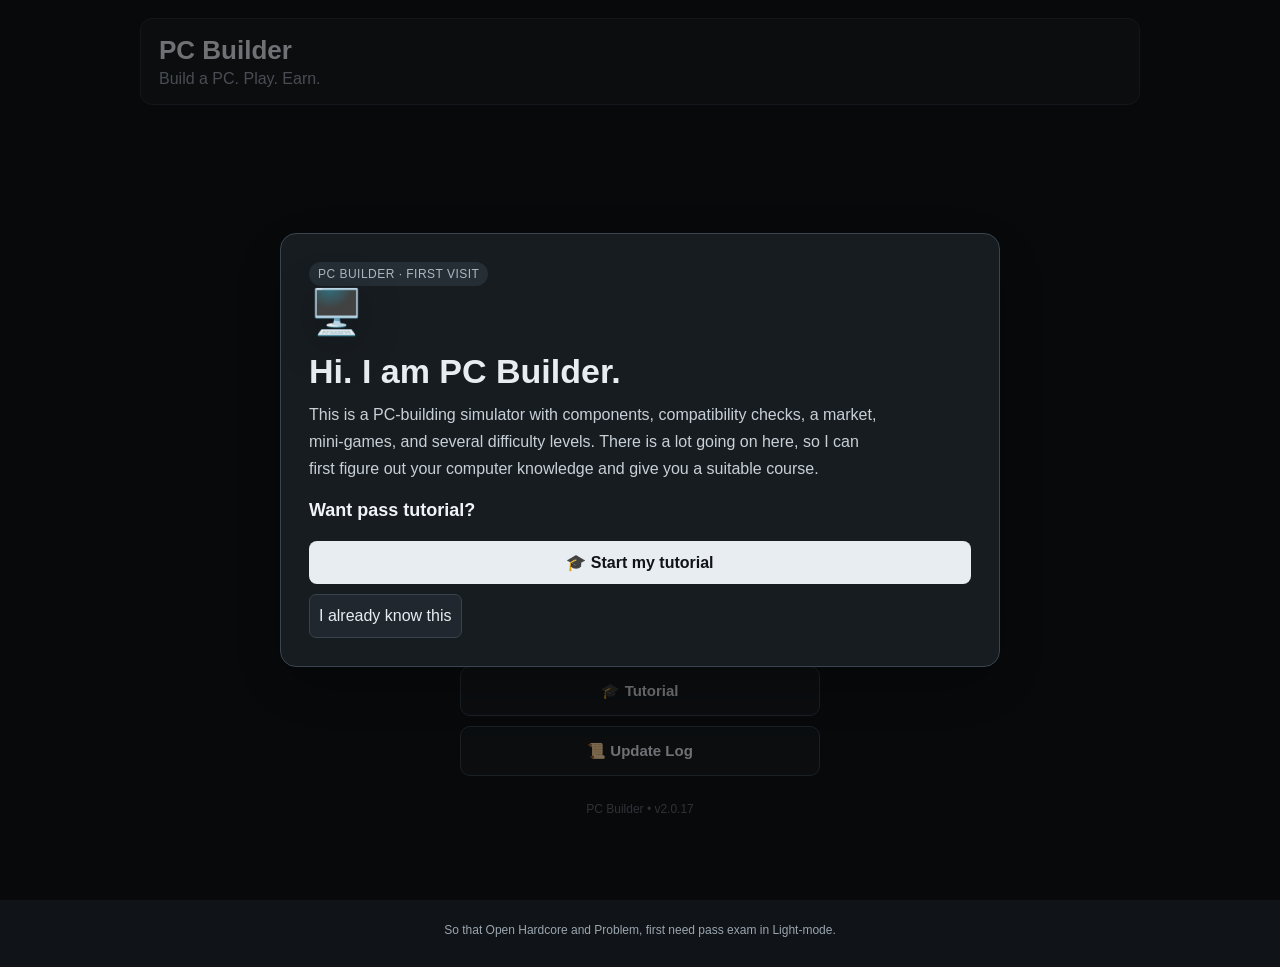
<file: index.html>
<!doctype html>
<html lang="en">
<head>
  <meta charset="UTF-8">
  <meta name="viewport" content="width=device-width, initial-scale=1.0">
  <title>PC Builder — v2.0.17</title>
  <link rel="stylesheet" href="style.css">
  <meta name="theme-color" content="#101317">
</head>
<body>
  <div id="bootLoading" class="boot-loading" aria-live="polite" aria-busy="true">
    <div class="boot-loading-backdrop"></div>
    <section class="boot-loading-card" role="status" aria-label="Loading PC Builder">
      <div class="boot-loading-logo">PC BUILDER</div>
      <div class="boot-loading-spinner" aria-hidden="true"></div>
      <h2 id="bootLoadingTitle">Loading PC Builder…</h2>
      <p id="bootLoadingText">Preparing the interface. Please wait a moment.</p>
    </section>
  </div>
  <main class="app">
    <header class="topbar">
      <div>
        <h1>PC Builder</h1>
        <p class="subtitle">Собери ПК. Играй. Зарабатывай.</p>
      </div>
      <div class="money">💰 $<span id="money">0</span></div>
    </header>

    <section id="mainMenuScreen" class="screen menu-screen">
      <div class="menu-hero">
        <div class="menu-logo">PC BUILDER</div>
        <div class="menu-subtitle">Собери ПК. Играй. Зарабатывай.</div>
      </div>
      <div class="main-menu-buttons">
        <button id="startGameBtn" class="menu-main-btn">▶ Начать</button>
        <button id="loadGameBtn" class="menu-btn">📂 Загрузить</button>
        <button id="infoBtn" class="menu-btn">ℹ Информация</button>
        <button id="achievementsBtn" class="menu-btn">🏆 Достижения</button>
        <button id="settingsBtn" class="menu-btn">⚙ Настройки</button>
        <button id="tutorialBtn" class="menu-btn">🎓 Обучение</button>
        <button id="updateLogBtn" class="menu-btn">📜 Update Log</button>
      </div>
      <div id="continueWrap" class="continue-wrap hidden">
        <button id="continueBtn" class="menu-link-btn">↩ Продолжить текущую игру</button>
      </div>
      <div class="menu-version">PC Builder • v2.0.17</div>
    </section>

    <section id="modeScreen" class="screen hidden">
      <div class="mode-screen-header">
        <div>
          <h2>Выбери режим</h2>
          <p>Один режим — одно прохождение.</p>
        </div>
        <button id="backToMenuBtn" class="small">← В меню</button>
      </div>
      <div class="modes">
        <button class="mode-card easy" data-mode="easy">
          <b>🟢 Лёгкий</b>
          <span>Нормальный стартовый ПК</span>
        </button>
        <button class="mode-card normal" data-mode="hard">
          <b>🟡 Сложный</b>
          <span>Слабый ПК и маленький бюджет</span>
        </button>
        <button class="mode-card hardcore gated-mode-card" data-mode="hardcore" data-gated-mode="hardcore" aria-describedby="advancedAccessHelp">
          <b>🔴 Хардкор</b>
          <span>Практически голая система</span>
          <span class="mode-lock-icon" aria-hidden="true"><b></b></span>
        </button>
        <div class="light-mode-choice">
          <button class="mode-card light" data-mode="light">
            <b>🔵 Лайт</b>
            <span>Спокойный режим без лишней экономики и случайных событий. При запуске можно включить новое обучение.</span>
          </button>
        </div>
        <button class="mode-card problem-mode-card gated-mode-card" data-mode="problem" data-gated-mode="problem" aria-describedby="advancedAccessHelp">
          <b>⚠ Problem</b>
          <span>Найди ошибку в готовой сборке. А может, ошибки вообще нет.</span>
          <span class="mode-lock-icon" aria-hidden="true"><b></b></span>
        </button>
      </div>
    </section>

    <p id="advancedAccessHelp" class="advanced-access-help hidden">Чтобы открыть Хардкор и Problem, сначала нужно пройти экзамен в Лайт-режиме.</p>

    <div id="advancedAccessModal" class="menu-modal advanced-access-modal hidden" aria-hidden="true">
      <div class="menu-modal-backdrop"></div>
      <section class="menu-modal-window advanced-access-window" role="dialog" aria-modal="true" aria-labelledby="advancedAccessTitle">
        <div class="menu-modal-header"><h2 id="advancedAccessTitle">🔒 Доступ пока закрыт</h2></div>
        <div class="menu-modal-body">
          <div class="advanced-access-lock-art" aria-hidden="true"><b class="simple-lock"></b></div>
          <p id="advancedAccessText">Хардкор и режим «Проблема» откроются после успешного экзамена в Лайт-режиме.</p>
          <p class="advanced-access-note">Сначала собери рабочий ПК в Лайте, доведи его до требований экзамена и пройди проверку. После успешной сдачи доступ сохранится.</p>
          <div class="advanced-access-actions">
            <button id="advancedAccessCloseBtn" class="small">Назад</button>
            <button id="advancedAccessLightBtn" class="primary">Перейти к Лайту</button>
          </div>
        </div>
      </section>
    </div>


    <div id="problemDifficultyModal" class="menu-modal problem-difficulty-modal hidden" aria-hidden="true">
      <div class="menu-modal-backdrop"></div>
      <section class="menu-modal-window problem-difficulty-window" role="dialog" aria-modal="true" aria-labelledby="problemDifficultyTitle">
        <div class="menu-modal-header">
          <div>
            <h2 id="problemDifficultyTitle">⚠ Проблема</h2>
            <p id="problemDifficultyText" class="problem-modal-subtitle">Выбери сложность. Игра не скажет, есть ли в сборке ошибка.</p>
          </div>
          <button id="problemDifficultyCancelBtn" class="small">Назад</button>
        </div>
        <div id="problemDifficultyOptions" class="problem-difficulty-options"></div>
      </section>
    </div>

    <section id="problemScreen" class="screen problem-screen hidden" aria-label="Problem mode">
      <div class="problem-screen-header">
        <div>
          <div class="problem-title-row"><h2 id="problemGameTitle">Проблема</h2><span id="problemDifficultyLabel" class="badge">Сложность 1</span></div>
          <p id="problemGameHint">Посмотри на сборку. Если думаешь, что здесь есть ошибка, выбери проблемный элемент или элементы и нажми «Подтвердить».</p>
          <p id="problemNoIssueHint" class="problem-no-issue-hint">Если ты думаешь, что тут нет ошибки — просто нажми «Подтвердить», ничего не выбирая.</p>
        </div>
        <button type="button" class="small" id="problemBackBtnStatic">← К режимам</button>
      </div>
      <div class="problem-board-shell">
        <div id="problemPartsGrid" class="problem-parts-grid"></div>
      </div>
      <button type="button" id="problemConfirmBtn" class="primary problem-confirm-btn">Подтвердить</button>
      <div id="problemDetailBackdrop" class="problem-detail-backdrop" aria-hidden="true"></div>
      <section id="problemDetailDrawer" class="problem-detail-drawer" aria-hidden="true" aria-label="Component specifications">
        <div id="problemDetailBody"></div>
      </section>
      <div id="problemResult" class="problem-result hidden"></div>
    </section>

    <div id="lightTrainingConfirmModal" class="menu-modal light-training-modal hidden" aria-hidden="true">
      <div class="menu-modal-backdrop"></div>
      <section class="menu-modal-window light-training-window" role="dialog" aria-modal="true" aria-labelledby="lightTrainingTitle">
        <div class="menu-modal-header"><h2 id="lightTrainingTitle">🎓 Лайт-режим</h2></div>
        <div class="menu-modal-body">
          <p><b>Включить новое обучение?</b></p>
          <p>По умолчанию обучение выключено. При включении подсказки будут объяснять комплектующие и помогать разбирать ошибки прямо во время этого прохождения.</p>
          <label class="light-training-toggle"><input id="lightTrainingToggle" type="checkbox"> <span>Включить обучение в этом прохождении</span></label>
          <div class="light-training-actions">
            <button id="lightTrainingStartBtn" class="primary">Начать Лайт</button>
            <button id="lightTrainingCancelBtn" class="small">Назад</button>
          </div>
        </div>
      </section>
    </div>

    <div id="hardcoreConfirmModal" class="menu-modal hidden" aria-hidden="true">
      <div class="menu-modal-backdrop"></div>
      <section class="menu-modal-window hardcore-confirm-window" role="dialog" aria-modal="true" aria-labelledby="hardcoreConfirmTitle">
        <div class="menu-modal-header"><h2 id="hardcoreConfirmTitle">⚠ Хардкор</h2></div>
        <div class="menu-modal-body">
          <div class="hardcore-warning">
            <p><b>Хардкор очень сложен.</b></p>
            <p>Этот режим создан только для тех, кто уже умеет обращаться с компьютерами и готов к жёстким ограничениям, поломкам и сложной сборке.</p>
            <p><b>Действительно хочешь продолжить?</b></p>
          </div>
          <div class="hardcore-confirm-actions">
            <button id="hardcoreConfirmYes" class="primary">Да, продолжить</button>
            <button id="hardcoreConfirmNo" class="small">Нет, назад</button>
          </div>
        </div>
      </section>
    </div>

    <section id="gameScreen" class="screen hidden">
      <div class="grid">
        <section class="panel">
          <div class="panel-title">
            <h2 id="pcWorkspaceLabel" class="pc-title training-inspect-target" data-training-inspect="pc">🖥️ Мой ПК <span id="pcCoupons" class="pc-coupons" aria-label="Купоны"></span></h2>
            <span id="modeLabel" class="badge"></span>
          </div>
          <div id="pcParts" class="parts"></div>
          <div class="score-row">
            <div class="score-row-value">
              <span>Мощность ПК</span>
              <strong id="power">0</strong>
            </div>
            <button id="lightCompleteCheckBtn" class="small light-complete-check hidden">🛠 Полная проверка</button>
          </div>
        </section>

        <section class="panel mini-games-panel">
          <div class="panel-title">
            <h2 id="earnWorkspaceLabel" class="training-inspect-target" data-training-inspect="earn">🎮 Заработок</h2>
            <div class="earn-header-tools">
              <span id="rewardInfo" class="badge">Награда зависит от ПК</span>
              <button id="examBtn" class="small danger exam-inline" disabled>📝 Экзамен</button>
            </div>
          </div>

          <div id="lightModeSection" class="light-mode-section hidden" aria-live="polite">
            <div class="light-mode-intro">
              <span class="light-mode-icon">🟢</span>
              <div>
                <h3 id="lightModeTitle">Лайт-режим</h3>
                <p id="lightModeIntroText">Здесь нет рынка, случайных цен, купонов, чёрного рынка, событий, SOLD OUT, рероллов, операционной системы и мини-игр. Сейчас мы спокойно учимся собирать рабочий ПК.</p>
                <div id="lightTrainingProgress" class="light-training-progress"></div>
              </div>
            </div>
            <div class="light-clicker-card">
              <div>
                <strong id="lightMoneyWorkspaceLabel" class="training-inspect-target" data-training-inspect="money">💵 Нужны деньги на детали?</strong>
                <span>В Лайте деньги выдаёт только этот простой кликер.</span>
              </div>
              <button id="lightClickerBtn" class="primary light-clicker-btn">Получить $10</button>
              <span id="lightClickerCount" class="light-clicker-count">Кликов: 0</span>
            </div>
          </div>

          <div class="earn-tabs" role="tablist" aria-label="Разделы заработка">
            <button id="miniGamesTab" class="earn-tab active" role="tab" aria-selected="true">🎮 Мини-игры</button>
            <button id="afkTab" class="earn-tab" role="tab" aria-selected="false">💤 AFK</button>
            <button id="aiTab" class="earn-tab" role="tab" aria-selected="false">🤖 Обучение ИИ</button>
            <button id="programmingTab" class="earn-tab" role="tab" aria-selected="false">💻 Программирование</button>
          </div>

          <div id="miniGamesSection" class="earn-section">
            <div id="gamePicker" class="game-picker"></div>
            <div id="gameArea" class="game-area hidden"></div>
          </div>

          <div id="aiSection" class="earn-section hidden">
            <div id="aiArea" class="ai-area"></div>
          </div>

          <div id="programmingSection" class="earn-section hidden">
            <div id="programmingArea" class="programming-area"></div>
          </div>

          <div id="afkSection" class="earn-section hidden">
            <div class="afk-mode-grid">
              <button class="afk-mode-card active" data-afk-mode="normal">
                <strong>💤 Обычный AFK</strong>
                <span>Получаешь деньги каждую секунду. Никакого контроля.</span>
              </button>
              <button class="afk-mode-card" data-afk-mode="overclock">
                <strong>🔥 Разгон</strong>
                <span>×5 дохода, но нужны минимум 16 ГБ RAM и периодический контроль компонентов.</span>
              </button>
            </div>
            <div id="afkArea" class="afk-area"></div>
          </div>

          <div id="gameResult" class="result"></div>
        </section>

        <section class="panel shop">
          <div class="panel-title">
            <h2>🛒 Магазин комплектующих</h2>
            <div class="shop-actions"><button id="saveBtn" class="small">💾 Сохранить</button><button id="resetBtn" class="small danger">Сбросить</button></div>
          </div>
          <div id="marketEventBanner" class="market-event-banner" aria-live="polite"></div>
          <div class="shop-launch">
            <div>
              <strong id="shopWorkspaceLabel" class="training-inspect-target" data-training-inspect="shop">Каталог комплектующих</strong>
              <p>На хардкоре каталог становится многоуровневым: производитель → серия → детали.</p>
            </div>
            <div class="shop-launch-buttons">
              <span class="black-market-lock-wrap">
                <button id="openBlackMarketBtn" class="primary black-market-button black-market-locked" disabled>Чёрный рынок</button>
                <span id="blackMarketLockIcon" class="black-market-lock-icon" aria-hidden="true"><b class="simple-lock"></b></span>
              </span>
              <button id="openShopBtn" class="primary shop-open">Открыть каталог</button>
            </div>
          </div>
        </section>
      </div>
    </section>
  </main>


  <div id="osModal" class="menu-modal hidden" aria-hidden="true">
    <div class="menu-modal-backdrop"></div>
    <section class="menu-modal-window" role="dialog" aria-modal="true" aria-labelledby="osTitle">
      <div class="menu-modal-header"><h2 id="osTitle">💿 Операционная система</h2><button id="osCloseBtn" class="small">Закрыть</button></div>
      <div id="osOptions" class="menu-modal-body os-options"></div>
    </section>
  </div>

  <div id="osInstallModal" class="menu-modal hidden os-install-modal" aria-hidden="true">
    <div class="menu-modal-backdrop"></div>
    <section class="menu-modal-window os-install-window" role="dialog" aria-modal="true" aria-labelledby="osInstallTitle">
      <div class="menu-modal-header"><h2 id="osInstallTitle">💿 Установка ОС</h2></div>
      <div class="menu-modal-body os-install-body">
        <p id="osInstallText">Загрузка и установка ОС...</p>
        <div class="os-install-progress"><div id="osInstallProgressBar"></div></div>
        <div id="osInstallStatus" class="os-install-status">0% · 0 сек</div>
      </div>
    </section>
  </div>

  <div id="purchaseCouponModal" class="menu-modal hidden" aria-hidden="true">
    <div class="menu-modal-backdrop" id="purchaseCouponBackdrop"></div>
    <section class="menu-modal-window purchase-coupon-window" role="dialog" aria-modal="true" aria-labelledby="purchaseCouponTitle">
      <div class="menu-modal-header"><h2 id="purchaseCouponTitle">🎟 Купон</h2></div>
      <div id="purchaseCouponContent" class="menu-modal-body"></div>
      <div class="purchase-coupon-actions">
        <button id="purchaseCouponUseBtn" class="primary">Использовать купон</button>
        <button id="purchaseCouponNoBtn" class="small">Купить без купона</button>
        <button id="purchaseCouponCancelBtn" class="small danger">Отмена</button>
      </div>
    </section>
  </div>

  <div id="extraCouponPurchaseModal" class="menu-modal hidden" aria-hidden="true">
    <div class="menu-modal-backdrop" id="extraCouponPurchaseBackdrop"></div>
    <section class="menu-modal-window extra-coupon-purchase-window" role="dialog" aria-modal="true" aria-labelledby="extraCouponPurchaseTitle">
      <div class="menu-modal-header"><h2 id="extraCouponPurchaseTitle">🎟️ EXTRA COUPON</h2></div>
      <div id="extraCouponPurchaseContent" class="menu-modal-body"></div>
      <div class="extra-coupon-purchase-actions">
        <button id="extraCouponPurchaseBuyBtn" class="primary">Купить</button>
        <button id="extraCouponPurchaseUseBothBtn" class="small extra-coupon-both hidden">Купить вместе с купоном на скидку</button>
        <button id="extraCouponPurchaseCancelBtn" class="small danger">Отмена</button>
      </div>
    </section>
  </div>

  <div id="couponReceivedModal" class="menu-modal hidden" aria-hidden="true">
    <div class="menu-modal-backdrop"></div>
    <section class="menu-modal-window coupon-received-window" role="dialog" aria-modal="true" aria-labelledby="couponReceivedTitle">
      <div class="menu-modal-header"><h2 id="couponReceivedTitle">🎟 Купон</h2></div>
      <div id="couponReceivedContent" class="menu-modal-body"></div>
      <div class="coupon-received-actions">
        <button id="couponReceivedOkBtn" class="primary">Понятно</button>
      </div>
    </section>
  </div>

  <div id="sellBlockedModal" class="menu-modal hidden" aria-hidden="true">
    <div class="menu-modal-backdrop"></div>
    <section class="menu-modal-window sell-blocked-window" role="dialog" aria-modal="true" aria-labelledby="sellBlockedTitle">
      <div class="menu-modal-header"><h2 id="sellBlockedTitle">🚫 Продажа запрещена</h2></div>
      <div id="sellBlockedContent" class="menu-modal-body"></div>
      <div class="sell-blocked-actions">
        <button id="sellBlockedOkBtn" class="primary">Понятно</button>
      </div>
    </section>
  </div>

  <div id="hardcorePsuCertModal" class="menu-modal hidden" aria-hidden="true">
    <div class="menu-modal-backdrop"></div>
    <section class="menu-modal-window hardcore-psu-cert-window" role="dialog" aria-modal="true" aria-labelledby="hardcorePsuCertTitle">
      <div class="menu-modal-header"><h2 id="hardcorePsuCertTitle">🔌 Сертификат БП</h2></div>
      <div id="hardcorePsuCertContent" class="menu-modal-body"></div>
      <div id="hardcorePsuCertOptions" class="hardcore-psu-cert-options"></div>
      <div class="hardcore-psu-cert-actions">
        <button id="hardcorePsuCertConfirmBtn" class="primary" disabled>Купить выбранный</button>
        <button id="hardcorePsuCertCancelBtn" class="small danger">Отмена</button>
      </div>
    </section>
  </div>

  <div id="compatibilityPurchaseModal" class="menu-modal hidden" aria-hidden="true">
    <div class="menu-modal-backdrop"></div>
    <section class="menu-modal-window compatibility-purchase-window" role="dialog" aria-modal="true" aria-labelledby="compatibilityPurchaseTitle">
      <div class="menu-modal-header"><h2 id="compatibilityPurchaseTitle">⚠ Совместимость</h2></div>
      <div id="compatibilityPurchaseContent" class="menu-modal-body"></div>
      <div class="compatibility-purchase-actions">
        <button id="compatibilityPurchaseYesBtn" class="primary">Да, купить</button>
        <button id="compatibilityPurchaseNoBtn" class="small danger">Нет, отмена</button>
      </div>
    </section>
  </div>

    <div id="blackMarketPoliceWarningModal" class="menu-modal hidden black-market-police-warning-modal" aria-hidden="true">
    <div class="menu-modal-backdrop"></div>
    <section class="menu-modal-window black-market-police-warning-window" role="dialog" aria-modal="true" aria-labelledby="blackMarketPoliceWarningTitle">
      <div class="menu-modal-header"><h2 id="blackMarketPoliceWarningTitle">⚠ ПРЕДУПРЕЖДЕНИЕ</h2></div>
      <div id="blackMarketPoliceWarningContent" class="menu-modal-body"></div>
      <label class="police-warning-checkbox"><input id="blackMarketPoliceDontShow" type="checkbox"><span>Больше не показывать</span></label>
      <div class="police-warning-actions">
        <button id="blackMarketPoliceCancelBtn" class="small danger">Отказаться</button>
        <button id="blackMarketPoliceSellBtn" class="primary">Всё равно продать</button>
      </div>
    </section>
  </div>

  <div id="blackMarketPoliceFineModal" class="menu-modal hidden black-market-police-fine-modal" aria-hidden="true">
    <div class="menu-modal-backdrop"></div>
    <section class="menu-modal-window black-market-police-fine-window" role="dialog" aria-modal="true" aria-labelledby="blackMarketPoliceFineTitle">
      <div class="menu-modal-header"><h2 id="blackMarketPoliceFineTitle">🚨 ПОЛИЦИЯ</h2></div>
      <div class="menu-modal-body"><p id="blackMarketPoliceFineStatus"></p></div>
      <div class="police-fine-actions"><button id="blackMarketPolicePayBtn" class="primary">Оплатить</button></div>
    </section>
  </div>

<div id="blackMarketFireModal" class="menu-modal hidden black-market-fire-modal" aria-hidden="true">
    <div class="menu-modal-backdrop"></div>
    <section class="menu-modal-window black-market-fire-modal-window" role="dialog" aria-modal="true" aria-labelledby="blackMarketFireTitle">
      <div class="menu-modal-header"><h2 id="blackMarketFireTitle">🔥 ПОЖАР!</h2></div>
      <div class="menu-modal-body black-market-fire-body">
        <p id="blackMarketFireStatus">Деталь загорелась!</p>
        <div id="blackMarketFireArea" class="black-market-fire-area"></div>
      </div>
    </section>
  </div>

  <div id="shopModal" class="shop-modal hidden" aria-hidden="true">
    <div class="shop-modal-backdrop" data-close-shop></div>
    <section class="shop-window" role="dialog" aria-modal="true" aria-labelledby="shopWindowTitle">
      <div class="shop-window-header">
        <div>
          <h2 id="shopWindowTitle">🛒 Каталог комплектующих</h2>
          <div id="shopMeta" class="shop-meta"></div>
        </div>
        <button id="closeShopBtn" class="small">Закрыть</button>
      </div>
      <div id="shopItems"></div>
    </section>
  </div>


  <div id="infoModal" class="menu-modal hidden" aria-hidden="true">
    <div class="menu-modal-backdrop" data-close-menu-modal="info"></div>
    <section class="menu-modal-window" role="dialog" aria-modal="true" aria-labelledby="infoTitle">
      <div class="menu-modal-header"><h2 id="infoTitle">ℹ Информация</h2><button class="small" data-close-menu-modal="info">Закрыть</button></div>
      <div class="menu-modal-body">
        <p><b>PC Builder</b> — игра про сборку ПК, мини-игры, заработок и апгрейды.</p>
        <p>Чем лучше твоя сборка, тем выше потенциальный заработок в мини-играх. Комплектующие покупаются в динамическом магазине, а установленные детали можно менять.</p>
        <div class="info-library">
          <aside id="infoCategoryList" class="info-category-list"></aside>
          <section id="infoCategoryContent" class="info-category-content"></section>
        </div>
      </div>
    </section>
  </div>

  <div id="settingsModal" class="menu-modal hidden" aria-hidden="true">
    <div class="menu-modal-backdrop" data-close-menu-modal="settings"></div>
    <section class="menu-modal-window" role="dialog" aria-modal="true" aria-labelledby="settingsTitle">
      <div class="menu-modal-header"><h2 id="settingsTitle">⚙ Настройки</h2><button class="small" data-close-menu-modal="settings">Закрыть</button></div>
      <div class="menu-modal-body settings-body">
        <div class="language-setting">
          <div class="language-setting-title"><b>Язык / Language</b><small>Choose the language used throughout the website.</small></div>
          <div class="language-options" role="group" aria-label="Language">
            <button type="button" id="languageEnglishBtn" class="language-option">🇬🇧 English</button>
            <button type="button" id="languageRussianBtn" class="language-option">🇷🇺 Русский</button>
          </div>
        </div>
        <label class="setting-row"><span><b>Анимации интерфейса</b><small>Отключает часть визуальных эффектов.</small></span><input id="animationsToggle" type="checkbox" checked></label>
        <div class="theme-setting">
          <div class="theme-setting-title"><b>Тема оформления</b><small>Меняет интерфейс и скроллбар.</small></div>
          <div class="theme-options" role="radiogroup" aria-label="Тема оформления">
            <label class="theme-option"><input type="radio" name="theme" value="dark" id="themeDark"><span>🌙 Тёмная</span></label>
            <label class="theme-option"><input type="radio" name="theme" value="light" id="themeLight"><span>☀️ Светлая</span></label>
          </div>
        </div>
                <label class="setting-row"><span><b>Предупреждение о полиции</b><small>Показывать предупреждение перед продажей деталей с чёрного рынка. Можно отключить здесь или прямо в окне продажи.</small></span><input id="blackMarketPoliceWarningToggle" type="checkbox" checked></label>
        <button id="fullscreenBtn" class="small">⛶ Полноэкранный режим</button>
        <div class="settings-note">Настройки сохраняются отдельно от прохождения.</div>
      </div>
    </section>
  </div>

  <div id="firstVisitIntro" class="first-visit-intro hidden" aria-hidden="true">
    <section class="first-visit-card" role="dialog" aria-modal="true" aria-labelledby="firstVisitTitle">
      <span id="firstVisitBadge" class="first-visit-badge">PC BUILDER · ПЕРВЫЙ ЗАХОД</span>
      <div class="first-visit-logo" aria-hidden="true">🖥️</div>
      <h2 id="firstVisitTitle">Привет. Я PC Builder.</h2>
      <p id="firstVisitText">Здесь тебе предстоит собирать ПК, покупать комплектующие, следить за совместимостью и разбираться во всём этом постепенно. Тут действительно много механик, поэтому я могу сначала определить твой уровень и дать подходящее обучение.</p>
      <div class="first-visit-question">Хочешь пройти обучение?</div>
      <div class="first-visit-actions">
        <button id="firstVisitLearnBtn" class="primary first-visit-learn">🎓 Хочу пройти обучение</button>
        <button id="firstVisitSkipBtn" class="small">Я уже всё знаю</button>
      </div>
    </section>
  </div>

  <div id="knowledgeLevelModal" class="menu-modal knowledge-level-modal hidden" aria-hidden="true">
    <div class="menu-modal-backdrop"></div>
    <section class="menu-modal-window knowledge-level-window" role="dialog" aria-modal="true" aria-labelledby="knowledgeLevelTitle">
      <div class="menu-modal-header">
        <div>
          <span class="knowledge-level-badge">PC BUILDER · ОБУЧЕНИЕ</span>
          <h2 id="knowledgeLevelTitle">Выбери свой уровень знаний</h2>
        </div>
      </div>
      <div class="knowledge-level-body">
        <p id="knowledgeLevelIntro">Выбери самый близкий вариант. Здесь нет правильного ответа — от этого зависит только то, с чего начнётся обучение.</p>
        <div class="knowledge-level-list">
          <button id="knowledgeLevel1Btn" class="knowledge-level-card" data-knowledge-level="1">
            <span class="knowledge-level-number">1</span>
            <span class="knowledge-level-copy"><strong>Ничего не знаю</strong><small>Не понимаю, чем CPU отличается от GPU и зачем вообще нужны детали.</small></span>
            <span class="knowledge-level-arrow">→</span>
          </button>
          <button id="knowledgeLevel2Btn" class="knowledge-level-card" data-knowledge-level="2">
            <span class="knowledge-level-number">2</span>
            <span class="knowledge-level-copy"><strong>Что-то слышал</strong><small>Слышал про RTX 5090, Ryzen, Intel и другие известные названия.</small></span>
            <span class="knowledge-level-arrow">→</span>
          </button>
          <button id="knowledgeLevel3Btn" class="knowledge-level-card" data-knowledge-level="3">
            <span class="knowledge-level-number">3</span>
            <span class="knowledge-level-copy"><strong>Знаю базу</strong><small>Знаю, что такое FPS, пинг и некоторые основные комплектующие.</small></span>
            <span class="knowledge-level-arrow">→</span>
          </button>
          <button id="knowledgeLevel4Btn" class="knowledge-level-card" data-knowledge-level="4">
            <span class="knowledge-level-number">4</span>
            <span class="knowledge-level-copy"><strong>Хорошо разбираюсь</strong><small>Знаю основные компоненты, многие марки и понимаю базовую совместимость.</small></span>
            <span class="knowledge-level-arrow">→</span>
          </button>
          <button id="knowledgeLevel5Btn" class="knowledge-level-card" data-knowledge-level="5">
            <span class="knowledge-level-number">5</span>
            <span class="knowledge-level-copy"><strong>Готов собирать ПК</strong><small>Уже готов сам собрать компьютер в реальной жизни и хочу проверить знания.</small></span>
            <span class="knowledge-level-arrow">→</span>
          </button>
        </div>
      </div>
    </section>
  </div>

  <div id="knowledgeTrainingModal" class="menu-modal knowledge-training-modal hidden" aria-hidden="true">
    <div class="menu-modal-backdrop"></div>
    <section class="menu-modal-window knowledge-training-window" role="dialog" aria-modal="true" aria-labelledby="knowledgeTrainingTitle">
      <div class="knowledge-training-header">
        <div class="knowledge-training-heading">
          <span id="knowledgeTrainingBadge" class="knowledge-level-badge">Уровень 1</span>
          <div class="knowledge-training-progress-wrap"><div id="knowledgeTrainingProgressBar" class="knowledge-training-progress-bar"><span></span></div></div>
        </div>
        <button id="knowledgeTrainingSkipBtn" class="small">Пропустить</button>
      </div>
      <div class="knowledge-training-content">
        <div id="knowledgeTrainingIcon" class="knowledge-training-icon" aria-hidden="true">🖥️</div>
        <div id="knowledgeTrainingStepLabel" class="knowledge-training-step-label">1 / 7</div>
        <h2 id="knowledgeTrainingTitle">Загрузка обучения…</h2>
        <p id="knowledgeTrainingText"></p>
        <div id="knowledgeTrainingExample" class="knowledge-training-example hidden"></div>
        <div id="knowledgeTrainingVisual" class="knowledge-training-visual hidden" aria-label="CPU and GPU example">
          <div class="knowledge-ball-demo">
            <div class="knowledge-ball-mode">
              <strong>🐢 Слабая или отсутствующая GPU</strong>
              <span>CPU знает, что должно происходить, но картинка рисуется рывками.</span>
              <div class="knowledge-ball-field teleport-field" aria-hidden="true">
                <i class="knowledge-ball ball-a"></i><i class="knowledge-ball ball-b"></i><i class="knowledge-ball ball-c"></i>
              </div>
            </div>
            <div class="knowledge-ball-mode">
              <strong>⚡ Хороший CPU + хорошая GPU</strong>
              <span>CPU успевает давать задачи, а GPU успевает быстро рисовать кадры.</span>
              <div class="knowledge-ball-field smooth-field" aria-hidden="true">
                <i class="knowledge-ball ball-a"></i><i class="knowledge-ball ball-b"></i><i class="knowledge-ball ball-c"></i>
              </div>
            </div>
          </div>
        </div>
      </div>
      <div class="knowledge-training-footer">
        <button id="knowledgeTrainingPrevBtn" class="small">← Назад</button>
        <button id="knowledgeTrainingNextBtn" class="primary knowledge-training-next">Далее</button>
      </div>
    </section>
  </div>

  <div id="tutorialSkipConfirmModal" class="menu-modal hidden" aria-hidden="true">
    <div class="menu-modal-backdrop"></div>
    <section class="menu-modal-window" role="dialog" aria-modal="true" aria-labelledby="tutorialSkipConfirmTitle">
      <div class="menu-modal-header"><h2 id="tutorialSkipConfirmTitle">Skip tutorial?</h2></div>
      <div class="menu-modal-body">
        <p id="tutorialSkipConfirmText">Are you sure you want to skip the tutorial? If you already understand computers, you can safely do so.</p>
        <div class="hardcore-confirm-actions">
          <button id="tutorialSkipConfirmYes" class="primary">Skip</button>
          <button id="tutorialSkipConfirmNo" class="small">Cancel</button>
        </div>
      </div>
    </section>
  </div>

  <div id="tutorialModal" class="menu-modal tutorial-overlay hidden" aria-hidden="true">
    <div class="menu-modal-backdrop" data-close-menu-modal="tutorial"></div>
    <div id="tutorialSpotlight" class="tutorial-spotlight" aria-hidden="true"></div>
    <section id="tutorialGuide" class="tutorial-guide" role="dialog" aria-modal="true" aria-labelledby="tutorialStepTitle">
      <div class="tutorial-guide-header">
        <div>
          <span id="tutorialProgress" class="badge">1 / 5</span>
          <h2 id="tutorialStepTitle" class="tutorial-step-title"></h2>
        </div>
        <button id="tutorialSkipBtn" class="small">Пропустить</button>
      </div>
      <p id="tutorialStepText" class="tutorial-step-text"></p>
      <div class="tutorial-footer">
        <div class="tutorial-actions">
          <button id="tutorialPrev" class="small">← Назад</button>
          <button id="tutorialNext" class="primary tutorial-next">Далее</button>
        </div>
      </div>
    </section>
  </div>

  <div id="afkTaskModal" class="menu-modal afk-fullscreen-tasks hidden" aria-hidden="true">
    <div class="afk-task-layer" id="afkTaskContent"></div>
  </div>

  <div id="diagnosticModal" class="menu-modal hidden" aria-hidden="true">
    <div class="menu-modal-backdrop"></div>
    <section class="menu-modal-window diagnostic-window" role="dialog" aria-modal="true" aria-labelledby="diagnosticTitle">
      <div class="menu-modal-header"><h2 id="diagnosticTitle">🛠 Проверка ПК</h2></div>
      <div id="diagnosticContent" class="menu-modal-body diagnostic-body"></div>
      <div class="diagnostic-footer"><button id="diagnosticCloseBtn" class="primary">Понятно</button></div>
    </section>
  </div>

  <div id="saveModal" class="menu-modal hidden" aria-hidden="true">
    <div class="menu-modal-backdrop" data-close-save></div>
    <section class="menu-modal-window save-window" role="dialog" aria-modal="true" aria-labelledby="saveTitle">
      <div class="menu-modal-header"><h2 id="saveTitle">💾 Сохранения</h2><button class="small" data-close-save>Закрыть</button></div>
      <div class="menu-modal-body">
        <p id="saveHint">Выбери ячейку для сохранения текущего прохождения.</p>
        <div id="saveSlots" class="save-slots"></div>
      </div>
    </section>
  </div>

  <div id="resetConfirmModal" class="menu-modal hidden" aria-hidden="true">
    <div class="menu-modal-backdrop"></div>
    <section class="menu-modal-window reset-confirm-window" role="dialog" aria-modal="true" aria-labelledby="resetConfirmTitle">
      <div class="menu-modal-header"><h2 id="resetConfirmTitle">⚠ Сброс прохождения</h2></div>
      <div class="menu-modal-body">
        <p>Текущее прохождение будет удалено из активного слота. Хочешь сначала сохранить его?</p>
        <div class="reset-confirm-actions">
          <button id="saveBeforeResetBtn" class="primary">💾 Сохранить и сбросить</button>
          <button id="resetWithoutSaveBtn" class="small danger">Сбросить без сохранения</button>
          <button id="cancelResetBtn" class="small">Отмена</button>
        </div>
      </div>
    </section>
  </div>

  <div id="examModal" class="menu-modal exam-overlay hidden" aria-hidden="true">
    <div class="menu-modal-backdrop"></div>
    <section class="menu-modal-window exam-window" role="dialog" aria-modal="true" aria-labelledby="examTitle">
      <div class="menu-modal-header"><h2 id="examTitle">📝 Экзамен</h2></div>
      <div id="examContent" class="menu-modal-body exam-body"></div>
      <div id="examStartActions" class="exam-actions hidden">
        <button id="examStartYes" class="primary">Да, начать экзамен</button>
        <button id="examStartNo" class="small">Нет, назад</button>
      </div>
      <div id="examNextWrap" class="exam-next-wrap hidden">
        <button id="examNextBtn" class="primary">Далее</button>
      </div>
      <div id="examAnalysisOfferActions" class="exam-actions hidden">
        <button id="examAnalyzeYes" class="primary">🔎 Да, разобрать ошибки</button>
        <button id="examAnalyzeNo" class="small">Откажусь пожалуй</button>
      </div>
    </section>
  </div>

  <div id="lightGuideSpotlight" class="light-guide-spotlight" aria-hidden="true"></div>

  <div id="lightCoach" class="light-coach" aria-live="polite" aria-atomic="true">
    <div id="lightCoachKind" class="light-coach-kind">🎓 Обучение</div>
    <strong id="lightCoachTitle"></strong>
    <p id="lightCoachText"></p>
  </div>

  <div id="examExitModal" class="menu-modal exam-overlay hidden" aria-hidden="true">
    <div class="menu-modal-backdrop"></div>
    <section class="menu-modal-window exam-exit-window" role="dialog" aria-modal="true" aria-labelledby="examExitTitle">
      <div class="menu-modal-header"><h2 id="examExitTitle">📦 Экзамен завершён</h2></div>
      <div class="menu-modal-body">
        <p id="examExitText">Экзамен завершён. Хочешь сохранить это прохождение?</p>
        <div class="exam-exit-actions">
          <button id="examExitSaveBtn" class="primary">💾 Сохранить</button>
          <button id="examExitNoSaveBtn" class="small danger">Не сохранять</button>
        </div>
      </div>
    </section>
  </div>

  <div id="examAnalysisModal" class="menu-modal exam-overlay hidden" aria-hidden="true">
    <div class="menu-modal-backdrop"></div>
    <section class="menu-modal-window exam-analysis-window" role="dialog" aria-modal="true" aria-labelledby="examAnalysisTitle">
      <div class="menu-modal-header"><h2 id="examAnalysisTitle">🔎 Разбор ошибок</h2></div>
      <div id="examAnalysisContent" class="menu-modal-body exam-analysis-body"></div>
      <div class="exam-actions"><button id="examAnalysisOkBtn" class="primary">Понятно</button></div>
    </section>
  </div>

  <div id="achievementsModal" class="menu-modal hidden" aria-hidden="true">
    <div class="menu-modal-backdrop" data-close-menu-modal="achievements"></div>
    <section class="menu-modal-window achievements-window" role="dialog" aria-modal="true" aria-labelledby="achievementsTitle">
      <div class="menu-modal-header"><h2 id="achievementsTitle">🏆 Достижения</h2><button class="small" data-close-menu-modal="achievements">Закрыть</button></div>
      <div class="menu-modal-body">
        <p>Собирай определённые конфигурации и открывай достижения. Полученное достижение остаётся навсегда.</p>
        <div id="achievementList" class="achievement-list"></div>
      </div>
    </section>
  </div>

  <div id="updateLogModal" class="menu-modal hidden" aria-hidden="true">
    <div class="menu-modal-backdrop" data-close-menu-modal="log"></div>
    <section class="menu-modal-window update-log-window" role="dialog" aria-modal="true" aria-labelledby="updateLogTitle">
      <div class="menu-modal-header"><h2 id="updateLogTitle">📜 Update Log</h2><button class="small" data-close-menu-modal="log">Закрыть</button></div>
      <div id="updateLogContent" class="update-log-content" aria-live="polite"></div>
    </section>
  </div>

  <canvas id="confettiCanvas" class="confetti-canvas" aria-hidden="true"></canvas>
  <div id="extraCouponToast" class="extra-coupon-toast" aria-live="polite" aria-atomic="true">
    <div class="extra-coupon-toast-icon">🎟️</div>
    <div class="extra-coupon-toast-text">
      <strong>EXTRA COUPON!</strong>
      <span>Можно купить одну деталь даже при SOLD OUT.</span>
    </div>
  </div>

  <div id="achievementToast" class="achievement-toast" aria-live="polite" aria-atomic="true">
    <div id="achievementToastIcon" class="achievement-toast-icon">🏆</div>
    <div class="achievement-toast-text">
      <strong>Достижение получено!</strong>
      <span id="achievementToastName"></span>
    </div>
  </div>

  <div id="languagePrompt" class="language-prompt hidden" aria-hidden="true">
    <div class="language-prompt-backdrop"></div>
    <section class="language-prompt-card" role="dialog" aria-modal="true" aria-labelledby="languagePromptTitle" data-i18n-skip="true">
      <div class="language-prompt-badge">🌍 LANGUAGE</div>
      <h2 id="languagePromptTitle">Do you speak Russian?</h2>
      <p>PC Builder uses English by default. If you prefer Russian, click the button below to switch to Russian.</p>
      <div class="language-prompt-actions">
        <button id="languagePromptRussianBtn" class="primary">🇷🇺 Switch to Russian</button>
        <button id="languagePromptEnglishBtn" class="small">🇬🇧 Keep English</button>
      </div>
    </section>
  </div>

  <div id="psuCompensationToast" class="psu-compensation-toast hidden" aria-live="polite" aria-atomic="true">
    <button type="button" class="psu-compensation-close" aria-label="Закрыть">×</button>
    <div class="psu-compensation-toast-icon">💸</div>
    <div class="psu-compensation-toast-text">
      <strong id="psuCompensationTitle">Компенсация за БП</strong>
      <span id="psuCompensationText"></span>
    </div>
  </div>

  <script src="01-data.js"></script>
  <script src="02-state-core.js"></script>
  <script src="03-market.js"></script>
  <script src="04-compatibility.js"></script>
  <script src="05-inventory-transactions.js"></script>
  <script src="06-games.js"></script>
  <script src="07-ai.js"></script>
  <script src="08-programming.js"></script>
  <script src="09-afk.js"></script>
  <script src="10-black-market-fire.js"></script>
  <script src="11-catalog-ui.js"></script>
  <script src="12-achievements.js"></script>
  <script src="13-settings-update-ui.js"></script>
  <script src="15-problem-mode.js"></script>
  <script src="14-main.js"></script>
</body>
</html>
</file>
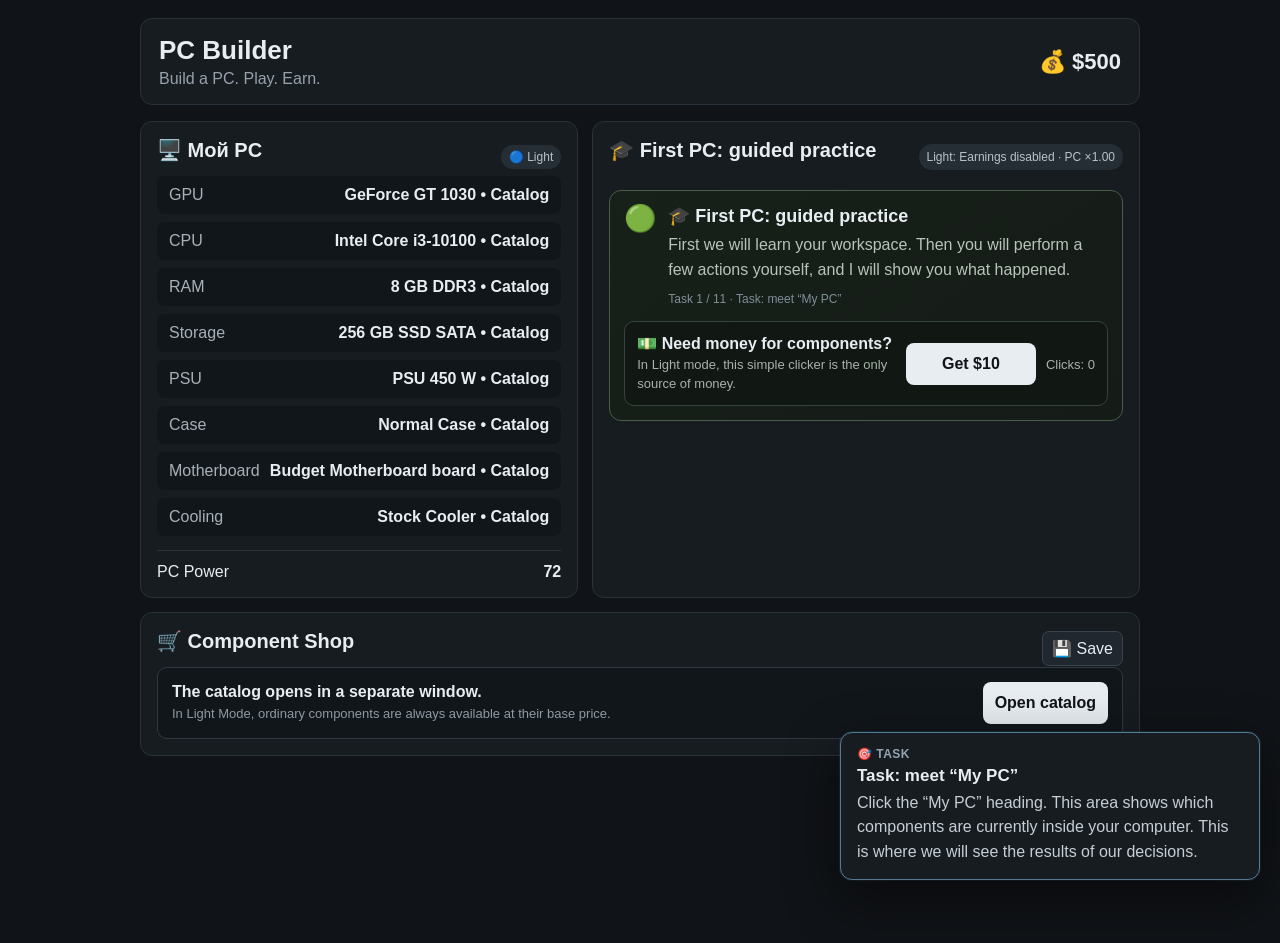
<file: test-scenario.html>
<!doctype html>
<html lang="en">
<head>
  <meta charset="UTF-8">
  <meta name="viewport" content="width=device-width, initial-scale=1.0">
  <title>PC Builder — v2.0.5</title>
  <link rel="stylesheet" href="style.css">
  <meta name="theme-color" content="#101317">
<script>
localStorage.clear();
window.__test=[];
window.setInterval=(fn,ms)=>0;
window.clearInterval=()=>{};
</script>
</head>
<body>
  <div id="bootLoading" class="boot-loading" aria-live="polite" aria-busy="true">
    <div class="boot-loading-backdrop"></div>
    <section class="boot-loading-card" role="status" aria-label="Loading PC Builder">
      <div class="boot-loading-logo">PC BUILDER</div>
      <div class="boot-loading-spinner" aria-hidden="true"></div>
      <h2 id="bootLoadingTitle">Loading PC Builder…</h2>
      <p id="bootLoadingText">Preparing the interface. Please wait a moment.</p>
    </section>
  </div>
  <main class="app">
    <header class="topbar">
      <div>
        <h1>PC Builder</h1>
        <p class="subtitle">Собери ПК. Играй. Зарабатывай.</p>
      </div>
      <div class="money">💰 $<span id="money">0</span></div>
    </header>

    <section id="mainMenuScreen" class="screen menu-screen">
      <div class="menu-hero">
        <div class="menu-logo">PC BUILDER</div>
        <div class="menu-subtitle">Собери ПК. Играй. Зарабатывай.</div>
      </div>
      <div class="main-menu-buttons">
        <button id="startGameBtn" class="menu-main-btn">▶ Начать</button>
        <button id="loadGameBtn" class="menu-btn">📂 Загрузить</button>
        <button id="infoBtn" class="menu-btn">ℹ Информация</button>
        <button id="achievementsBtn" class="menu-btn">🏆 Достижения</button>
        <button id="settingsBtn" class="menu-btn">⚙ Настройки</button>
        <button id="tutorialBtn" class="menu-btn">🎓 Обучение</button>
        <button id="updateLogBtn" class="menu-btn">📜 Update Log</button>
      </div>
      <div id="continueWrap" class="continue-wrap hidden">
        <button id="continueBtn" class="menu-link-btn">↩ Продолжить текущую игру</button>
      </div>
      <div class="menu-version">PC Builder • v2.0.5</div>
    </section>

    <section id="modeScreen" class="screen hidden">
      <div class="mode-screen-header">
        <div>
          <h2>Выбери режим</h2>
          <p>Один режим — одно прохождение.</p>
        </div>
        <button id="backToMenuBtn" class="small">← В меню</button>
      </div>
      <div class="modes">
        <button class="mode-card easy" data-mode="easy">
          <b>🟢 Лёгкий</b>
          <span>Нормальный стартовый ПК</span>
        </button>
        <button class="mode-card normal" data-mode="hard">
          <b>🟡 Сложный</b>
          <span>Слабый ПК и маленький бюджет</span>
        </button>
        <button class="mode-card hardcore" data-mode="hardcore">
          <b>🔴 Хардкор</b>
          <span>Практически голая система</span>
        </button>
        <div class="light-mode-choice">
          <button class="mode-card light" data-mode="light">
            <b>🔵 Лайт</b>
            <span>Спокойный режим без лишней экономики и случайных событий. При запуске можно включить новое обучение.</span>
          </button>
        </div>
      </div>
    </section>


    <div id="lightTrainingConfirmModal" class="menu-modal light-training-modal hidden" aria-hidden="true">
      <div class="menu-modal-backdrop"></div>
      <section class="menu-modal-window light-training-window" role="dialog" aria-modal="true" aria-labelledby="lightTrainingTitle">
        <div class="menu-modal-header"><h2 id="lightTrainingTitle">🎓 Лайт-режим</h2></div>
        <div class="menu-modal-body">
          <p><b>Включить новое обучение?</b></p>
          <p>По умолчанию обучение выключено. При включении подсказки будут объяснять комплектующие и помогать разбирать ошибки прямо во время этого прохождения.</p>
          <label class="light-training-toggle"><input id="lightTrainingToggle" type="checkbox"> <span>Включить обучение в этом прохождении</span></label>
          <div class="light-training-actions">
            <button id="lightTrainingStartBtn" class="primary">Начать Лайт</button>
            <button id="lightTrainingCancelBtn" class="small">Назад</button>
          </div>
        </div>
      </section>
    </div>

    <div id="hardcoreConfirmModal" class="menu-modal hidden" aria-hidden="true">
      <div class="menu-modal-backdrop"></div>
      <section class="menu-modal-window hardcore-confirm-window" role="dialog" aria-modal="true" aria-labelledby="hardcoreConfirmTitle">
        <div class="menu-modal-header"><h2 id="hardcoreConfirmTitle">⚠ Хардкор</h2></div>
        <div class="menu-modal-body">
          <div class="hardcore-warning">
            <p><b>Хардкор очень сложен.</b></p>
            <p>Этот режим создан только для тех, кто уже умеет обращаться с компьютерами и готов к жёстким ограничениям, поломкам и сложной сборке.</p>
            <p><b>Действительно хочешь продолжить?</b></p>
          </div>
          <div class="hardcore-confirm-actions">
            <button id="hardcoreConfirmYes" class="primary">Да, продолжить</button>
            <button id="hardcoreConfirmNo" class="small">Нет, назад</button>
          </div>
        </div>
      </section>
    </div>

    <section id="gameScreen" class="screen hidden">
      <div class="grid">
        <section class="panel">
          <div class="panel-title">
            <h2 class="pc-title">🖥️ Мой ПК <span id="pcCoupons" class="pc-coupons" aria-label="Купоны"></span></h2>
            <span id="modeLabel" class="badge"></span>
          </div>
          <div id="pcParts" class="parts"></div>
          <div class="score-row">
            <span>Мощность ПК</span>
            <strong id="power">0</strong>
          </div>
        </section>

        <section class="panel mini-games-panel">
          <div class="panel-title">
            <h2 id="earnPanelTitle">🎮 Заработок</h2>
            <div class="earn-header-tools">
              <span id="rewardInfo" class="badge">Награда зависит от ПК</span>
              <button id="examBtn" class="small danger exam-inline" disabled>📝 Экзамен</button>
            </div>
          </div>

          <div id="lightModeSection" class="light-mode-section hidden" aria-live="polite">
            <div class="light-mode-intro">
              <span class="light-mode-icon">🟢</span>
              <div>
                <h3 id="lightModeTitle">Лайт-режим</h3>
                <p id="lightModeIntroText">Здесь нет рынка, случайных цен, купонов, чёрного рынка, событий, SOLD OUT, рероллов, операционной системы и мини-игр. Сейчас мы спокойно учимся собирать рабочий ПК.</p>
                <div id="lightTrainingProgress" class="light-training-progress"></div>
              </div>
            </div>
            <div class="light-clicker-card">
              <div>
                <strong>💵 Нужны деньги на детали?</strong>
                <span>В Лайте деньги выдаёт только этот простой кликер.</span>
              </div>
              <button id="lightClickerBtn" class="primary light-clicker-btn">Получить $10</button>
              <span id="lightClickerCount" class="light-clicker-count">Кликов: 0</span>
            </div>
          </div>

          <div class="earn-tabs" role="tablist" aria-label="Разделы заработка">
            <button id="miniGamesTab" class="earn-tab active" role="tab" aria-selected="true">🎮 Мини-игры</button>
            <button id="afkTab" class="earn-tab" role="tab" aria-selected="false">💤 AFK</button>
            <button id="aiTab" class="earn-tab" role="tab" aria-selected="false">🤖 Обучение ИИ</button>
            <button id="programmingTab" class="earn-tab" role="tab" aria-selected="false">💻 Программирование</button>
          </div>

          <div id="miniGamesSection" class="earn-section">
            <div id="gamePicker" class="game-picker"></div>
            <div id="gameArea" class="game-area hidden"></div>
          </div>

          <div id="aiSection" class="earn-section hidden">
            <div id="aiArea" class="ai-area"></div>
          </div>

          <div id="programmingSection" class="earn-section hidden">
            <div id="programmingArea" class="programming-area"></div>
          </div>

          <div id="afkSection" class="earn-section hidden">
            <div class="afk-mode-grid">
              <button class="afk-mode-card active" data-afk-mode="normal">
                <strong>💤 Обычный AFK</strong>
                <span>Получаешь деньги каждую секунду. Никакого контроля.</span>
              </button>
              <button class="afk-mode-card" data-afk-mode="overclock">
                <strong>🔥 Разгон</strong>
                <span>×5 дохода, но нужны минимум 16 ГБ RAM и периодический контроль компонентов.</span>
              </button>
            </div>
            <div id="afkArea" class="afk-area"></div>
          </div>

          <div id="gameResult" class="result"></div>
        </section>

        <section class="panel shop">
          <div class="panel-title">
            <h2>🛒 Магазин комплектующих</h2>
            <div class="shop-actions"><button id="saveBtn" class="small">💾 Сохранить</button><button id="resetBtn" class="small danger">Сбросить</button></div>
          </div>
          <div id="marketEventBanner" class="market-event-banner" aria-live="polite"></div>
          <div class="shop-launch">
            <div>
              <strong>Каталог открыт в отдельном окне.</strong>
              <p>На хардкоре каталог становится многоуровневым: производитель → серия → детали.</p>
            </div>
            <div class="shop-launch-buttons">
              <button id="openBlackMarketBtn" class="primary black-market-button black-market-locked" disabled>⛓️ Чёрный рынок</button>
              <button id="openShopBtn" class="primary shop-open">Открыть каталог</button>
            </div>
          </div>
        </section>
      </div>
    </section>
  </main>


  <div id="osModal" class="menu-modal hidden" aria-hidden="true">
    <div class="menu-modal-backdrop"></div>
    <section class="menu-modal-window" role="dialog" aria-modal="true" aria-labelledby="osTitle">
      <div class="menu-modal-header"><h2 id="osTitle">💿 Операционная система</h2><button id="osCloseBtn" class="small">Закрыть</button></div>
      <div id="osOptions" class="menu-modal-body os-options"></div>
    </section>
  </div>

  <div id="osInstallModal" class="menu-modal hidden os-install-modal" aria-hidden="true">
    <div class="menu-modal-backdrop"></div>
    <section class="menu-modal-window os-install-window" role="dialog" aria-modal="true" aria-labelledby="osInstallTitle">
      <div class="menu-modal-header"><h2 id="osInstallTitle">💿 Установка ОС</h2></div>
      <div class="menu-modal-body os-install-body">
        <p id="osInstallText">Загрузка и установка ОС...</p>
        <div class="os-install-progress"><div id="osInstallProgressBar"></div></div>
        <div id="osInstallStatus" class="os-install-status">0% · 0 сек</div>
      </div>
    </section>
  </div>

  <div id="purchaseCouponModal" class="menu-modal hidden" aria-hidden="true">
    <div class="menu-modal-backdrop" id="purchaseCouponBackdrop"></div>
    <section class="menu-modal-window purchase-coupon-window" role="dialog" aria-modal="true" aria-labelledby="purchaseCouponTitle">
      <div class="menu-modal-header"><h2 id="purchaseCouponTitle">🎟 Купон</h2></div>
      <div id="purchaseCouponContent" class="menu-modal-body"></div>
      <div class="purchase-coupon-actions">
        <button id="purchaseCouponUseBtn" class="primary">Использовать купон</button>
        <button id="purchaseCouponNoBtn" class="small">Купить без купона</button>
        <button id="purchaseCouponCancelBtn" class="small danger">Отмена</button>
      </div>
    </section>
  </div>

  <div id="extraCouponPurchaseModal" class="menu-modal hidden" aria-hidden="true">
    <div class="menu-modal-backdrop" id="extraCouponPurchaseBackdrop"></div>
    <section class="menu-modal-window extra-coupon-purchase-window" role="dialog" aria-modal="true" aria-labelledby="extraCouponPurchaseTitle">
      <div class="menu-modal-header"><h2 id="extraCouponPurchaseTitle">🎟️ EXTRA COUPON</h2></div>
      <div id="extraCouponPurchaseContent" class="menu-modal-body"></div>
      <div class="extra-coupon-purchase-actions">
        <button id="extraCouponPurchaseBuyBtn" class="primary">Купить</button>
        <button id="extraCouponPurchaseUseBothBtn" class="small extra-coupon-both hidden">Купить вместе с купоном на скидку</button>
        <button id="extraCouponPurchaseCancelBtn" class="small danger">Отмена</button>
      </div>
    </section>
  </div>

  <div id="couponReceivedModal" class="menu-modal hidden" aria-hidden="true">
    <div class="menu-modal-backdrop"></div>
    <section class="menu-modal-window coupon-received-window" role="dialog" aria-modal="true" aria-labelledby="couponReceivedTitle">
      <div class="menu-modal-header"><h2 id="couponReceivedTitle">🎟 Купон</h2></div>
      <div id="couponReceivedContent" class="menu-modal-body"></div>
      <div class="coupon-received-actions">
        <button id="couponReceivedOkBtn" class="primary">Понятно</button>
      </div>
    </section>
  </div>

  <div id="sellBlockedModal" class="menu-modal hidden" aria-hidden="true">
    <div class="menu-modal-backdrop"></div>
    <section class="menu-modal-window sell-blocked-window" role="dialog" aria-modal="true" aria-labelledby="sellBlockedTitle">
      <div class="menu-modal-header"><h2 id="sellBlockedTitle">🚫 Продажа запрещена</h2></div>
      <div id="sellBlockedContent" class="menu-modal-body"></div>
      <div class="sell-blocked-actions">
        <button id="sellBlockedOkBtn" class="primary">Понятно</button>
      </div>
    </section>
  </div>

  <div id="hardcorePsuCertModal" class="menu-modal hidden" aria-hidden="true">
    <div class="menu-modal-backdrop"></div>
    <section class="menu-modal-window hardcore-psu-cert-window" role="dialog" aria-modal="true" aria-labelledby="hardcorePsuCertTitle">
      <div class="menu-modal-header"><h2 id="hardcorePsuCertTitle">🔌 Сертификат БП</h2></div>
      <div id="hardcorePsuCertContent" class="menu-modal-body"></div>
      <div id="hardcorePsuCertOptions" class="hardcore-psu-cert-options"></div>
      <div class="hardcore-psu-cert-actions">
        <button id="hardcorePsuCertConfirmBtn" class="primary" disabled>Купить выбранный</button>
        <button id="hardcorePsuCertCancelBtn" class="small danger">Отмена</button>
      </div>
    </section>
  </div>

  <div id="compatibilityPurchaseModal" class="menu-modal hidden" aria-hidden="true">
    <div class="menu-modal-backdrop"></div>
    <section class="menu-modal-window compatibility-purchase-window" role="dialog" aria-modal="true" aria-labelledby="compatibilityPurchaseTitle">
      <div class="menu-modal-header"><h2 id="compatibilityPurchaseTitle">⚠ Совместимость</h2></div>
      <div id="compatibilityPurchaseContent" class="menu-modal-body"></div>
      <div class="compatibility-purchase-actions">
        <button id="compatibilityPurchaseYesBtn" class="primary">Да, купить</button>
        <button id="compatibilityPurchaseNoBtn" class="small danger">Нет, отмена</button>
      </div>
    </section>
  </div>

    <div id="blackMarketPoliceWarningModal" class="menu-modal hidden black-market-police-warning-modal" aria-hidden="true">
    <div class="menu-modal-backdrop"></div>
    <section class="menu-modal-window black-market-police-warning-window" role="dialog" aria-modal="true" aria-labelledby="blackMarketPoliceWarningTitle">
      <div class="menu-modal-header"><h2 id="blackMarketPoliceWarningTitle">⚠ ПРЕДУПРЕЖДЕНИЕ</h2></div>
      <div id="blackMarketPoliceWarningContent" class="menu-modal-body"></div>
      <label class="police-warning-checkbox"><input id="blackMarketPoliceDontShow" type="checkbox"><span>Больше не показывать</span></label>
      <div class="police-warning-actions">
        <button id="blackMarketPoliceCancelBtn" class="small danger">Отказаться</button>
        <button id="blackMarketPoliceSellBtn" class="primary">Всё равно продать</button>
      </div>
    </section>
  </div>

  <div id="blackMarketPoliceFineModal" class="menu-modal hidden black-market-police-fine-modal" aria-hidden="true">
    <div class="menu-modal-backdrop"></div>
    <section class="menu-modal-window black-market-police-fine-window" role="dialog" aria-modal="true" aria-labelledby="blackMarketPoliceFineTitle">
      <div class="menu-modal-header"><h2 id="blackMarketPoliceFineTitle">🚨 ПОЛИЦИЯ</h2></div>
      <div class="menu-modal-body"><p id="blackMarketPoliceFineStatus"></p></div>
      <div class="police-fine-actions"><button id="blackMarketPolicePayBtn" class="primary">Оплатить</button></div>
    </section>
  </div>

<div id="blackMarketFireModal" class="menu-modal hidden black-market-fire-modal" aria-hidden="true">
    <div class="menu-modal-backdrop"></div>
    <section class="menu-modal-window black-market-fire-modal-window" role="dialog" aria-modal="true" aria-labelledby="blackMarketFireTitle">
      <div class="menu-modal-header"><h2 id="blackMarketFireTitle">🔥 ПОЖАР!</h2></div>
      <div class="menu-modal-body black-market-fire-body">
        <p id="blackMarketFireStatus">Деталь загорелась!</p>
        <div id="blackMarketFireArea" class="black-market-fire-area"></div>
      </div>
    </section>
  </div>

  <div id="shopModal" class="shop-modal hidden" aria-hidden="true">
    <div class="shop-modal-backdrop" data-close-shop></div>
    <section class="shop-window" role="dialog" aria-modal="true" aria-labelledby="shopWindowTitle">
      <div class="shop-window-header">
        <div>
          <h2 id="shopWindowTitle">🛒 Каталог комплектующих</h2>
          <div id="shopMeta" class="shop-meta"></div>
        </div>
        <button id="closeShopBtn" class="small">Закрыть</button>
      </div>
      <div id="shopItems"></div>
    </section>
  </div>


  <div id="infoModal" class="menu-modal hidden" aria-hidden="true">
    <div class="menu-modal-backdrop" data-close-menu-modal="info"></div>
    <section class="menu-modal-window" role="dialog" aria-modal="true" aria-labelledby="infoTitle">
      <div class="menu-modal-header"><h2 id="infoTitle">ℹ Информация</h2><button class="small" data-close-menu-modal="info">Закрыть</button></div>
      <div class="menu-modal-body">
        <p><b>PC Builder</b> — игра про сборку ПК, мини-игры, заработок и апгрейды.</p>
        <p>Чем лучше твоя сборка, тем выше потенциальный заработок в мини-играх. Комплектующие покупаются в динамическом магазине, а установленные детали можно менять.</p>
        <div class="info-library">
          <aside id="infoCategoryList" class="info-category-list"></aside>
          <section id="infoCategoryContent" class="info-category-content"></section>
        </div>
      </div>
    </section>
  </div>

  <div id="settingsModal" class="menu-modal hidden" aria-hidden="true">
    <div class="menu-modal-backdrop" data-close-menu-modal="settings"></div>
    <section class="menu-modal-window" role="dialog" aria-modal="true" aria-labelledby="settingsTitle">
      <div class="menu-modal-header"><h2 id="settingsTitle">⚙ Настройки</h2><button class="small" data-close-menu-modal="settings">Закрыть</button></div>
      <div class="menu-modal-body settings-body">
        <div class="language-setting">
          <div class="language-setting-title"><b>Язык / Language</b><small>Choose the language used throughout the website.</small></div>
          <div class="language-options" role="group" aria-label="Language">
            <button type="button" id="languageEnglishBtn" class="language-option">🇬🇧 English</button>
            <button type="button" id="languageRussianBtn" class="language-option">🇷🇺 Русский</button>
          </div>
        </div>
        <label class="setting-row"><span><b>Анимации интерфейса</b><small>Отключает часть визуальных эффектов.</small></span><input id="animationsToggle" type="checkbox" checked></label>
        <div class="theme-setting">
          <div class="theme-setting-title"><b>Тема оформления</b><small>Меняет интерфейс и скроллбар.</small></div>
          <div class="theme-options" role="radiogroup" aria-label="Тема оформления">
            <label class="theme-option"><input type="radio" name="theme" value="dark" id="themeDark"><span>🌙 Тёмная</span></label>
            <label class="theme-option"><input type="radio" name="theme" value="light" id="themeLight"><span>☀️ Светлая</span></label>
          </div>
        </div>
                <label class="setting-row"><span><b>Предупреждение о полиции</b><small>Показывать предупреждение перед продажей деталей с чёрного рынка. Можно отключить здесь или прямо в окне продажи.</small></span><input id="blackMarketPoliceWarningToggle" type="checkbox" checked></label>
        <button id="fullscreenBtn" class="small">⛶ Полноэкранный режим</button>
        <div class="settings-note">Настройки сохраняются отдельно от прохождения.</div>
      </div>
    </section>
  </div>

  <div id="firstVisitIntro" class="first-visit-intro hidden" aria-hidden="true">
    <section class="first-visit-card" role="dialog" aria-modal="true" aria-labelledby="firstVisitTitle">
      <span id="firstVisitBadge" class="first-visit-badge">PC BUILDER · ПЕРВЫЙ ЗАХОД</span>
      <div class="first-visit-logo" aria-hidden="true">🖥️</div>
      <h2 id="firstVisitTitle">Привет. Я PC Builder.</h2>
      <p id="firstVisitText">Здесь тебе предстоит собирать ПК, покупать комплектующие, следить за совместимостью и разбираться во всём этом постепенно. Тут действительно много механик, поэтому я могу сначала определить твой уровень и дать подходящее обучение.</p>
      <div class="first-visit-question">Хочешь пройти обучение?</div>
      <div class="first-visit-actions">
        <button id="firstVisitLearnBtn" class="primary first-visit-learn">🎓 Хочу пройти обучение</button>
        <button id="firstVisitSkipBtn" class="small">Я уже всё знаю</button>
      </div>
    </section>
  </div>

  <div id="knowledgeLevelModal" class="menu-modal knowledge-level-modal hidden" aria-hidden="true">
    <div class="menu-modal-backdrop"></div>
    <section class="menu-modal-window knowledge-level-window" role="dialog" aria-modal="true" aria-labelledby="knowledgeLevelTitle">
      <div class="menu-modal-header">
        <div>
          <span class="knowledge-level-badge">PC BUILDER · ОБУЧЕНИЕ</span>
          <h2 id="knowledgeLevelTitle">Выбери свой уровень знаний</h2>
        </div>
      </div>
      <div class="knowledge-level-body">
        <p id="knowledgeLevelIntro">Выбери самый близкий вариант. Здесь нет правильного ответа — от этого зависит только то, с чего начнётся обучение.</p>
        <div class="knowledge-level-list">
          <button id="knowledgeLevel1Btn" class="knowledge-level-card" data-knowledge-level="1">
            <span class="knowledge-level-number">1</span>
            <span class="knowledge-level-copy"><strong>Ничего не знаю</strong><small>Не понимаю, чем CPU отличается от GPU и зачем вообще нужны детали.</small></span>
            <span class="knowledge-level-arrow">→</span>
          </button>
          <button id="knowledgeLevel2Btn" class="knowledge-level-card" data-knowledge-level="2">
            <span class="knowledge-level-number">2</span>
            <span class="knowledge-level-copy"><strong>Что-то слышал</strong><small>Слышал про RTX 5090, Ryzen, Intel и другие известные названия.</small></span>
            <span class="knowledge-level-arrow">→</span>
          </button>
          <button id="knowledgeLevel3Btn" class="knowledge-level-card" data-knowledge-level="3">
            <span class="knowledge-level-number">3</span>
            <span class="knowledge-level-copy"><strong>Знаю базу</strong><small>Знаю, что такое FPS, пинг и некоторые основные комплектующие.</small></span>
            <span class="knowledge-level-arrow">→</span>
          </button>
          <button id="knowledgeLevel4Btn" class="knowledge-level-card" data-knowledge-level="4">
            <span class="knowledge-level-number">4</span>
            <span class="knowledge-level-copy"><strong>Хорошо разбираюсь</strong><small>Знаю основные компоненты, многие марки и понимаю базовую совместимость.</small></span>
            <span class="knowledge-level-arrow">→</span>
          </button>
          <button id="knowledgeLevel5Btn" class="knowledge-level-card" data-knowledge-level="5">
            <span class="knowledge-level-number">5</span>
            <span class="knowledge-level-copy"><strong>Готов собирать ПК</strong><small>Уже готов сам собрать компьютер в реальной жизни и хочу проверить знания.</small></span>
            <span class="knowledge-level-arrow">→</span>
          </button>
        </div>
      </div>
    </section>
  </div>

  <div id="knowledgeTrainingModal" class="menu-modal knowledge-training-modal hidden" aria-hidden="true">
    <div class="menu-modal-backdrop"></div>
    <section class="menu-modal-window knowledge-training-window" role="dialog" aria-modal="true" aria-labelledby="knowledgeTrainingTitle">
      <div class="knowledge-training-header">
        <div class="knowledge-training-heading">
          <span id="knowledgeTrainingBadge" class="knowledge-level-badge">Уровень 1</span>
          <div class="knowledge-training-progress-wrap"><div id="knowledgeTrainingProgressBar" class="knowledge-training-progress-bar"><span></span></div></div>
        </div>
        <button id="knowledgeTrainingSkipBtn" class="small">Пропустить</button>
      </div>
      <div class="knowledge-training-content">
        <div id="knowledgeTrainingIcon" class="knowledge-training-icon" aria-hidden="true">🖥️</div>
        <div id="knowledgeTrainingStepLabel" class="knowledge-training-step-label">1 / 7</div>
        <h2 id="knowledgeTrainingTitle">Загрузка обучения…</h2>
        <p id="knowledgeTrainingText"></p>
        <div id="knowledgeTrainingExample" class="knowledge-training-example hidden"></div>
        <div id="knowledgeTrainingVisual" class="knowledge-training-visual hidden" aria-label="CPU and GPU example">
          <div class="knowledge-ball-demo">
            <div class="knowledge-ball-mode">
              <strong>🐢 Слабая или отсутствующая GPU</strong>
              <span>CPU знает, что должно происходить, но картинка рисуется рывками.</span>
              <div class="knowledge-ball-field teleport-field" aria-hidden="true">
                <i class="knowledge-ball ball-a"></i><i class="knowledge-ball ball-b"></i><i class="knowledge-ball ball-c"></i>
              </div>
            </div>
            <div class="knowledge-ball-mode">
              <strong>⚡ Хороший CPU + хорошая GPU</strong>
              <span>CPU успевает давать задачи, а GPU успевает быстро рисовать кадры.</span>
              <div class="knowledge-ball-field smooth-field" aria-hidden="true">
                <i class="knowledge-ball ball-a"></i><i class="knowledge-ball ball-b"></i><i class="knowledge-ball ball-c"></i>
              </div>
            </div>
          </div>
        </div>
      </div>
      <div class="knowledge-training-footer">
        <button id="knowledgeTrainingPrevBtn" class="small">← Назад</button>
        <button id="knowledgeTrainingNextBtn" class="primary knowledge-training-next">Далее</button>
      </div>
    </section>
  </div>

  <div id="tutorialSkipConfirmModal" class="menu-modal hidden" aria-hidden="true">
    <div class="menu-modal-backdrop"></div>
    <section class="menu-modal-window" role="dialog" aria-modal="true" aria-labelledby="tutorialSkipConfirmTitle">
      <div class="menu-modal-header"><h2 id="tutorialSkipConfirmTitle">Skip tutorial?</h2></div>
      <div class="menu-modal-body">
        <p id="tutorialSkipConfirmText">Are you sure you want to skip the tutorial? If you already understand computers, you can safely do so.</p>
        <div class="hardcore-confirm-actions">
          <button id="tutorialSkipConfirmYes" class="primary">Skip</button>
          <button id="tutorialSkipConfirmNo" class="small">Cancel</button>
        </div>
      </div>
    </section>
  </div>

  <div id="tutorialModal" class="menu-modal tutorial-overlay hidden" aria-hidden="true">
    <div class="menu-modal-backdrop" data-close-menu-modal="tutorial"></div>
    <div id="tutorialSpotlight" class="tutorial-spotlight" aria-hidden="true"></div>
    <section id="tutorialGuide" class="tutorial-guide" role="dialog" aria-modal="true" aria-labelledby="tutorialStepTitle">
      <div class="tutorial-guide-header">
        <div>
          <span id="tutorialProgress" class="badge">1 / 5</span>
          <h2 id="tutorialStepTitle" class="tutorial-step-title"></h2>
        </div>
        <button id="tutorialSkipBtn" class="small">Пропустить</button>
      </div>
      <p id="tutorialStepText" class="tutorial-step-text"></p>
      <div class="tutorial-footer">
        <div class="tutorial-actions">
          <button id="tutorialPrev" class="small">← Назад</button>
          <button id="tutorialNext" class="primary tutorial-next">Далее</button>
        </div>
      </div>
    </section>
  </div>

  <div id="afkTaskModal" class="menu-modal afk-fullscreen-tasks hidden" aria-hidden="true">
    <div class="afk-task-layer" id="afkTaskContent"></div>
  </div>

  <div id="diagnosticModal" class="menu-modal hidden" aria-hidden="true">
    <div class="menu-modal-backdrop"></div>
    <section class="menu-modal-window diagnostic-window" role="dialog" aria-modal="true" aria-labelledby="diagnosticTitle">
      <div class="menu-modal-header"><h2 id="diagnosticTitle">🛠 Проверка ПК</h2></div>
      <div id="diagnosticContent" class="menu-modal-body diagnostic-body"></div>
      <div class="diagnostic-footer"><button id="diagnosticCloseBtn" class="primary">Понятно</button></div>
    </section>
  </div>

  <div id="saveModal" class="menu-modal hidden" aria-hidden="true">
    <div class="menu-modal-backdrop" data-close-save></div>
    <section class="menu-modal-window save-window" role="dialog" aria-modal="true" aria-labelledby="saveTitle">
      <div class="menu-modal-header"><h2 id="saveTitle">💾 Сохранения</h2><button class="small" data-close-save>Закрыть</button></div>
      <div class="menu-modal-body">
        <p id="saveHint">Выбери ячейку для сохранения текущего прохождения.</p>
        <div id="saveSlots" class="save-slots"></div>
      </div>
    </section>
  </div>

  <div id="resetConfirmModal" class="menu-modal hidden" aria-hidden="true">
    <div class="menu-modal-backdrop"></div>
    <section class="menu-modal-window reset-confirm-window" role="dialog" aria-modal="true" aria-labelledby="resetConfirmTitle">
      <div class="menu-modal-header"><h2 id="resetConfirmTitle">⚠ Сброс прохождения</h2></div>
      <div class="menu-modal-body">
        <p>Текущее прохождение будет удалено из активного слота. Хочешь сначала сохранить его?</p>
        <div class="reset-confirm-actions">
          <button id="saveBeforeResetBtn" class="primary">💾 Сохранить и сбросить</button>
          <button id="resetWithoutSaveBtn" class="small danger">Сбросить без сохранения</button>
          <button id="cancelResetBtn" class="small">Отмена</button>
        </div>
      </div>
    </section>
  </div>

  <div id="examModal" class="menu-modal exam-overlay hidden" aria-hidden="true">
    <div class="menu-modal-backdrop"></div>
    <section class="menu-modal-window exam-window" role="dialog" aria-modal="true" aria-labelledby="examTitle">
      <div class="menu-modal-header"><h2 id="examTitle">📝 Экзамен</h2></div>
      <div id="examContent" class="menu-modal-body exam-body"></div>
      <div id="examStartActions" class="exam-actions hidden">
        <button id="examStartYes" class="primary">Да, начать экзамен</button>
        <button id="examStartNo" class="small">Нет, назад</button>
      </div>
      <div id="examNextWrap" class="exam-next-wrap hidden">
        <button id="examNextBtn" class="primary">Далее</button>
      </div>
      <div id="examAnalysisOfferActions" class="exam-actions hidden">
        <button id="examAnalyzeYes" class="primary">🔎 Да, разобрать ошибки</button>
        <button id="examAnalyzeNo" class="small">Откажусь пожалуй</button>
      </div>
    </section>
  </div>

  <div id="lightCoach" class="light-coach" aria-live="polite" aria-atomic="true">
    <div id="lightCoachKind" class="light-coach-kind">🎓 Обучение</div>
    <strong id="lightCoachTitle"></strong>
    <p id="lightCoachText"></p>
  </div>

  <div id="examExitModal" class="menu-modal exam-overlay hidden" aria-hidden="true">
    <div class="menu-modal-backdrop"></div>
    <section class="menu-modal-window exam-exit-window" role="dialog" aria-modal="true" aria-labelledby="examExitTitle">
      <div class="menu-modal-header"><h2 id="examExitTitle">📦 Экзамен завершён</h2></div>
      <div class="menu-modal-body">
        <p id="examExitText">Экзамен завершён. Хочешь сохранить это прохождение?</p>
        <div class="exam-exit-actions">
          <button id="examExitSaveBtn" class="primary">💾 Сохранить</button>
          <button id="examExitNoSaveBtn" class="small danger">Не сохранять</button>
        </div>
      </div>
    </section>
  </div>

  <div id="examAnalysisModal" class="menu-modal exam-overlay hidden" aria-hidden="true">
    <div class="menu-modal-backdrop"></div>
    <section class="menu-modal-window exam-analysis-window" role="dialog" aria-modal="true" aria-labelledby="examAnalysisTitle">
      <div class="menu-modal-header"><h2 id="examAnalysisTitle">🔎 Разбор ошибок</h2></div>
      <div id="examAnalysisContent" class="menu-modal-body exam-analysis-body"></div>
      <div class="exam-actions"><button id="examAnalysisOkBtn" class="primary">Понятно</button></div>
    </section>
  </div>

  <div id="achievementsModal" class="menu-modal hidden" aria-hidden="true">
    <div class="menu-modal-backdrop" data-close-menu-modal="achievements"></div>
    <section class="menu-modal-window achievements-window" role="dialog" aria-modal="true" aria-labelledby="achievementsTitle">
      <div class="menu-modal-header"><h2 id="achievementsTitle">🏆 Достижения</h2><button class="small" data-close-menu-modal="achievements">Закрыть</button></div>
      <div class="menu-modal-body">
        <p>Собирай определённые конфигурации и открывай достижения. Полученное достижение остаётся навсегда.</p>
        <div id="achievementList" class="achievement-list"></div>
      </div>
    </section>
  </div>

  <div id="updateLogModal" class="menu-modal hidden" aria-hidden="true">
    <div class="menu-modal-backdrop" data-close-menu-modal="log"></div>
    <section class="menu-modal-window update-log-window" role="dialog" aria-modal="true" aria-labelledby="updateLogTitle">
      <div class="menu-modal-header"><h2 id="updateLogTitle">📜 Update Log</h2><button class="small" data-close-menu-modal="log">Закрыть</button></div>
      <pre id="updateLogContent" class="update-log-content"></pre>
    </section>
  </div>

  <canvas id="confettiCanvas" class="confetti-canvas" aria-hidden="true"></canvas>
  <div id="extraCouponToast" class="extra-coupon-toast" aria-live="polite" aria-atomic="true">
    <div class="extra-coupon-toast-icon">🎟️</div>
    <div class="extra-coupon-toast-text">
      <strong>EXTRA COUPON!</strong>
      <span>Можно купить одну деталь даже при SOLD OUT.</span>
    </div>
  </div>

  <div id="achievementToast" class="achievement-toast" aria-live="polite" aria-atomic="true">
    <div id="achievementToastIcon" class="achievement-toast-icon">🏆</div>
    <div class="achievement-toast-text">
      <strong>Достижение получено!</strong>
      <span id="achievementToastName"></span>
    </div>
  </div>

  <div id="languagePrompt" class="language-prompt hidden" aria-hidden="true">
    <div class="language-prompt-backdrop"></div>
    <section class="language-prompt-card" role="dialog" aria-modal="true" aria-labelledby="languagePromptTitle" data-i18n-skip="true">
      <div class="language-prompt-badge">🌍 LANGUAGE</div>
      <h2 id="languagePromptTitle">Do you speak Russian?</h2>
      <p>PC Builder uses English by default. If you prefer Russian, click the button below to switch to Russian.</p>
      <div class="language-prompt-actions">
        <button id="languagePromptRussianBtn" class="primary">🇷🇺 Switch to Russian</button>
        <button id="languagePromptEnglishBtn" class="small">🇬🇧 Keep English</button>
      </div>
    </section>
  </div>

  <div id="psuCompensationToast" class="psu-compensation-toast hidden" aria-live="polite" aria-atomic="true">
    <button type="button" class="psu-compensation-close" aria-label="Закрыть">×</button>
    <div class="psu-compensation-toast-icon">💸</div>
    <div class="psu-compensation-toast-text">
      <strong id="psuCompensationTitle">Компенсация за БП</strong>
      <span id="psuCompensationText"></span>
    </div>
  </div>

  <script src="01-data.js"></script>
  <script src="02-state-core.js"></script>
  <script src="03-market.js"></script>
  <script src="04-compatibility.js"></script>
  <script src="05-inventory-transactions.js"></script>
  <script src="06-games.js"></script>
  <script src="07-ai.js"></script>
  <script src="08-programming.js"></script>
  <script src="09-afk.js"></script>
  <script src="10-black-market-fire.js"></script>
  <script src="11-catalog-ui.js"></script>
  <script src="12-achievements.js"></script>
  <script src="13-settings-update-ui.js"></script>
  <script src="14-main.js"></script>
<script>
setTimeout(()=>{
  try {
    const first=document.getElementById('firstVisitIntro');
    __test.push('first:'+(!first.classList.contains('hidden')));
    document.getElementById('firstVisitLearnBtn').click();
    __test.push('levels:'+(!document.getElementById('knowledgeLevelModal').classList.contains('hidden')));
    document.getElementById('knowledgeLevel1Btn').click();
    __test.push('skipHidden:'+document.getElementById('knowledgeTrainingSkipBtn').classList.contains('hidden'));
    let n=0;
    const step=()=>{
      if(n<7){ document.getElementById('knowledgeTrainingNextBtn').click(); n++; setTimeout(step,30); return; }
      setTimeout(()=>{
        __test.push('trainingHidden:'+document.getElementById('knowledgeTrainingModal').classList.contains('hidden'));
        __test.push('light:'+document.getElementById('gameScreen').classList.contains('hidden')+'|mode='+window.state?.mode);
        __test.push('courseActive:'+!!window.state?.knowledgeLightTraining?.active);
        __test.push('lightTitle:'+document.getElementById('lightModeTitle')?.textContent);
        __test.push('courseLesson:'+window.state?.knowledgeLightTraining?.lesson);
        document.title='TEST:'+__test.join('|');
        const out=document.createElement('pre'); out.id='TESTRESULT'; out.textContent=__test.join('\n'); document.body.appendChild(out);
      },500);
    };
    step();
  } catch(e) { document.title='TEST_ERROR:'+e.message; const out=document.createElement('pre'); out.id='TESTRESULT'; out.textContent='ERROR:'+e.stack; document.body.appendChild(out); }
},1000);
</script>
</body>
</html>
</file>
<file: style.css>
* { box-sizing: border-box; }

:root {
  font-family: Arial, sans-serif;
  color: #e8edf2;
  background: #101317;
}

body {
  margin: 0;
  min-height: 100vh;
  background: #101317;
}

button, input { font: inherit; }
button { color: inherit; cursor: pointer; }

.app {
  width: min(1000px, calc(100% - 24px));
  margin: 0 auto;
  padding: 18px 0 30px;
}

.topbar {
  display: flex;
  justify-content: space-between;
  gap: 16px;
  align-items: center;
  padding: 16px 18px;
  border: 1px solid #29313a;
  background: #171c21;
  border-radius: 12px;
}

h1, h2, p { margin-top: 0; }
h1 { margin-bottom: 4px; font-size: 26px; }
h2 { margin-bottom: 14px; font-size: 20px; }
.subtitle { margin: 0; color: #98a2ad; }
.money { font-size: 22px; font-weight: 700; white-space: nowrap; }

.screen { margin-top: 16px; }
.hidden { display: none !important; }

.modes {
  display: grid;
  grid-template-columns: repeat(3, 1fr);
  gap: 12px;
}

.light-mode-choice {
  grid-column: 2;
  display: grid;
  gap: 7px;
}
.light-mode-choice .mode-card { width: 100%; }

.mode-card,
.game-card {
  min-height: 130px;
  padding: 18px;
  text-align: left;
  border: 1px solid #303943;
  border-radius: 12px;
  background: #171c21;
  transition: transform .12s, border-color .12s, background .12s;
}

.mode-card:hover,
.game-card:hover { transform: translateY(-2px); border-color: #66727e; background: #1b2228; }
.mode-card b,
.game-card strong { display: block; margin-bottom: 10px; font-size: 18px; }
.mode-card span,
.game-card span { color: #a8b0b8; line-height: 1.4; }

.grid {
  display: grid;
  grid-template-columns: 1fr 1.25fr;
  gap: 14px;
}

.panel {
  padding: 16px;
  border: 1px solid #29313a;
  border-radius: 12px;
  background: #171c21;
}

.panel-title {
  display: flex;
  justify-content: space-between;
  align-items: center;
  gap: 8px;
}

.badge {
  padding: 5px 8px;
  border-radius: 999px;
  background: #252d35;
  color: #b9c2cb;
  font-size: 12px;
  white-space: nowrap;
}

.parts { display: grid; gap: 8px; }
.part {
  display: flex;
  justify-content: space-between;
  gap: 10px;
  padding: 10px 12px;
  border-radius: 8px;
  background: #11161a;
}
.part span { color: #a8b0b8; }

.score-row {
  display: flex;
  justify-content: space-between;
  margin-top: 14px;
  padding-top: 12px;
  border-top: 1px solid #29313a;
}

.result {
  min-height: 24px;
  margin-top: 12px;
  color: #c8d0d8;
  text-align: center;
}

.game-picker {
  display: grid;
  gap: 9px;
}
.game-card {
  min-height: auto;
  width: 100%;
}

.game-area { min-height: 330px; }
.game-header {
  display: flex;
  justify-content: space-between;
  align-items: center;
  gap: 12px;
  margin-bottom: 12px;
}
.game-header strong { display: block; font-size: 18px; margin-bottom: 4px; }
.game-header span { color: #8f99a3; font-size: 13px; }

.primary {
  width: 100%;
  padding: 12px;
  border: 0;
  border-radius: 8px;
  background: #e8edf2;
  color: #101317;
  font-weight: 700;
}
.primary:hover { filter: brightness(.94); }
.primary:disabled { opacity: .5; cursor: default; }

.small {
  padding: 7px 9px;
  border: 1px solid #39434d;
  border-radius: 7px;
  background: #20272e;
}
.small:hover { background: #273039; }
.small:disabled { opacity: .45; cursor: default; }
.danger { color: #f2a6a6; }

/* Memory */
.memory-board {
  display: grid;
  grid-template-columns: repeat(6, 1fr);
  gap: 7px;
}
.memory-cell {
  aspect-ratio: 1;
  border: 1px solid #303943;
  border-radius: 7px;
  background: #20272e;
  transition: background .08s, transform .08s;
}
.memory-cell:disabled { cursor: default; }
.memory-cell.flash {
  background: #2388ff;
  box-shadow: 0 0 14px rgba(35, 136, 255, .55);
  transform: scale(.95);
}
.memory-cell.correct { background: #2f9e63; }
.memory-cell.wrong { background: #b94343; }

/* Math */
.math-stats,
.cats-stats {
  display: flex;
  justify-content: center;
  gap: 16px;
  margin-bottom: 12px;
  color: #a8b0b8;
}
.math-card { text-align: center; }
.math-question {
  margin: 24px 0 16px;
  font-size: 34px;
  font-weight: 800;
}
.math-input {
  width: 100%;
  margin-bottom: 8px;
  padding: 11px 12px;
  border: 1px solid #39434d;
  border-radius: 8px;
  outline: none;
  background: #11161a;
  color: #e8edf2;
  text-align: center;
}
.math-input:focus { border-color: #66727e; }

/* Cats */
.cats-arena {
  position: relative;
  height: 270px;
  overflow: hidden;
  border: 1px solid #29313a;
  border-radius: 10px;
  background: #11161a;
}
.cat-target {
  position: absolute;
  transform: translate(-50%, -50%);
  border: 3px solid #e8edf2;
  border-radius: 50%;
  background: #4aa3ff;
  box-shadow: 0 0 13px rgba(74, 163, 255, .5);
  animation: targetIn .08s ease-out;
}
.cat-target:active { transform: translate(-50%, -50%) scale(.85); }

@keyframes targetIn {
  from { opacity: 0; transform: translate(-50%, -50%) scale(.65); }
  to { opacity: 1; transform: translate(-50%, -50%) scale(1); }
}

.shop { grid-column: 1 / -1; }
.shop-item {
  display: grid;
  grid-template-columns: 1fr auto;
  align-items: center;
  gap: 10px;
  padding: 10px 0;
  border-bottom: 1px solid #242c34;
}
.shop-item:last-child { border-bottom: 0; }
.item-name { font-weight: 700; }
.item-desc { margin-top: 4px; color: #8f99a3; font-size: 13px; }
.market-event-banner {
  display: none;
  margin: 10px 0;
  padding: 12px 14px;
  border: 1px solid #3e4c59;
  border-radius: 10px;
  background: #141a20;
  color: #dbe3ea;
}
.market-event-banner.active { display: grid; gap: 3px; }
.market-event-banner strong { font-size: 14px; }
.market-event-banner span { color: #aeb8c2; font-size: 12px; line-height: 1.4; }
.market-event-banner small { color: #7f8993; font-size: 11px; }
.market-event-banner.event-ai_development { border-color: #6d5790; }
.market-event-banner.event-overproduction { border-color: #557b62; }
.market-event-banner.event-factory_explosion { border-color: #92585a; }
.market-event-banner.event-black_friday { border-color: #7d6b3e; }
body.theme-light .market-event-banner { background: #f4f6f8; border-color: #c8d0d8; color: #20262c; }
body.theme-light .market-event-banner span { color: #5c6670; }
body.theme-light .market-event-banner small { color: #7b858f; }

.shop-meta {
  margin: -4px 0 10px;
  color: #8f99a3;
  font-size: 13px;
}

.price-line {
  display: flex;
  gap: 8px;
  align-items: center;
  margin-top: 5px;
  font-size: 12px;
}
.base-price { color: #707984; }
.price-change { font-weight: 700; }
.price-change.up { color: #d88b8b; }
.price-change.down { color: #82c497; }
.price-change.flat { color: #98a2ad; }
.shop-item.sold-out {
  opacity: .58;
}
.shop-buy {
  min-width: 96px;
}


@media (max-width: 760px) {
  .modes, .grid { grid-template-columns: 1fr; }
  .light-mode-choice { grid-column: auto; }
  .shop { grid-column: auto; }
  .topbar { align-items: flex-start; flex-direction: column; }
  .memory-board { grid-template-columns: repeat(6, 1fr); }
}

/* Catalog */
.catalog-tabs {
  display: flex;
  flex-wrap: wrap;
  gap: 7px;
  margin-bottom: 12px;
}
.catalog-tab {
  padding: 8px 10px;
  border: 1px solid #343e48;
  border-radius: 8px;
  background: #1d242b;
  color: #b9c2cb;
  font-size: 12px;
}
.catalog-tab:hover,
.catalog-tab.active {
  background: #29323b;
  border-color: #697580;
  color: #f0f3f5;
}
.catalog-title {
  margin: 4px 0 10px;
  color: #d3d9de;
  font-weight: 700;
}
.catalog-tree {
  display: grid;
  grid-template-columns: repeat(2, minmax(0, 1fr));
  gap: 8px;
}
.catalog-node {
  display: flex;
  align-items: center;
  justify-content: space-between;
  gap: 10px;
  padding: 12px;
  border: 1px solid #303943;
  border-radius: 9px;
  background: #11161a;
  text-align: left;
}
.catalog-node:hover {
  background: #1c242b;
  border-color: #5e6872;
}
.catalog-node strong { font-size: 14px; }
.catalog-node span { color: #7f8993; font-size: 12px; }
.catalog-breadcrumb {
  display: flex;
  align-items: center;
  gap: 9px;
  margin-bottom: 10px;
}
.empty-catalog {
  padding: 24px 8px;
  text-align: center;
  color: #78838d;
}
.shop-items-grid {
  display: grid;
  gap: 8px;
}

@media (max-width: 760px) {
  .catalog-tree { grid-template-columns: 1fr; }
}


.shop-launch {
  display: flex;
  align-items: center;
  justify-content: space-between;
  gap: 18px;
  padding: 14px;
  border: 1px solid #303943;
  border-radius: 10px;
  background: #11161a;
}
.shop-launch strong { display: block; margin-bottom: 4px; }
.shop-launch p { margin: 0; color: #8f99a3; font-size: 13px; line-height: 1.4; }
.shop-open { width: auto; min-width: 170px; white-space: nowrap; }

.shop-modal {
  position: fixed;
  inset: 0;
  z-index: 1000;
  display: flex;
  align-items: center;
  justify-content: center;
  padding: 20px;
}
.shop-modal.hidden { display: none !important; }
.shop-modal-backdrop {
  position: absolute;
  inset: 0;
  background: rgba(0, 0, 0, .72);
}
.shop-window {
  position: relative;
  z-index: 1;
  width: min(900px, 100%);
  max-height: min(820px, calc(100vh - 40px));
  overflow: auto;
  padding: 16px;
  border: 1px solid #3b4650;
  border-radius: 14px;
  background: #171c21;
  box-shadow: 0 18px 60px rgba(0, 0, 0, .45);
}
.shop-window-header {
  display: flex;
  justify-content: space-between;
  align-items: flex-start;
  gap: 14px;
  margin-bottom: 12px;
  position: sticky;
  top: -16px;
  padding: 16px 0 10px;
  background: #171c21;
  z-index: 2;
}
.shop-window-header h2 { margin-bottom: 4px; }
.shop-window .shop-meta { margin: 0; }

@media (max-width: 760px) {
  .shop-launch { align-items: stretch; flex-direction: column; }
  .shop-open { width: 100%; }
  .shop-modal { padding: 8px; }
  .shop-window { max-height: calc(100vh - 16px); padding: 12px; }
  .shop-window-header { top: -12px; padding-top: 12px; }
}

.part-button {
  width: 100%;
  border: 0;
  color: inherit;
  text-align: left;
  transition: background .12s, transform .12s;
}
.part-button:hover { background: #182027; transform: translateY(-1px); }
.part-button b { overflow: hidden; text-overflow: ellipsis; }
.installed-item { border-left: 3px solid #74a8ff; padding-left: 7px; }
.catalog-view-links { margin-bottom: 10px; display: flex; justify-content: flex-end; }
.active-mini { border-color: #697580; background: #29323b; }


/* Main menu */
.menu-screen { min-height: calc(100vh - 108px); display: flex; flex-direction: column; align-items: center; justify-content: center; }
.menu-hero { text-align: center; margin-bottom: 30px; }
.menu-logo { font-size: clamp(38px, 8vw, 76px); font-weight: 900; letter-spacing: .08em; }
.menu-subtitle { margin-top: 8px; color: #98a2ad; font-size: 16px; }
.main-menu-buttons { width: min(360px, 100%); display: grid; gap: 10px; }
.menu-main-btn, .menu-btn { width: 100%; padding: 15px 18px; border-radius: 10px; border: 1px solid #39434d; font-weight: 700; }
.menu-main-btn { background: #e8edf2; color: #101317; font-size: 18px; border-color: #e8edf2; }
.menu-btn { background: #171c21; color: #e8edf2; font-size: 15px; }
.menu-main-btn:hover, .menu-btn:hover { transform: translateY(-1px); border-color: #66727e; }
.continue-wrap { margin-top: 12px; }
.menu-link-btn { border: 0; background: none; color: #aeb8c2; padding: 8px 12px; }
.menu-link-btn:hover { color: #fff; text-decoration: underline; }
.menu-version { margin-top: 26px; color: #606a74; font-size: 12px; }
.mode-screen-header { display:flex; justify-content:space-between; align-items:flex-start; gap:16px; margin-bottom:14px; }
.mode-screen-header p { color:#8f99a3; margin: -6px 0 0; }

.menu-modal { position: fixed; inset: 0; z-index: 1100; display:flex; align-items:center; justify-content:center; padding:18px; }
.menu-modal.hidden { display:none !important; }
.menu-modal-backdrop { position:absolute; inset:0; background:rgba(0,0,0,.74); }
.menu-modal-window { position:relative; z-index:1; width:min(720px,100%); max-height:calc(100vh - 36px); overflow:auto; padding:18px; border:1px solid #3b4650; border-radius:14px; background:#171c21; box-shadow:0 18px 60px rgba(0,0,0,.5); }
.menu-modal-header { display:flex; justify-content:space-between; align-items:center; gap:12px; padding-bottom:12px; border-bottom:1px solid #29313a; }
.menu-modal-header h2 { margin:0; }
.menu-modal-body { padding-top:14px; color:#c8d0d8; line-height:1.55; }
.menu-modal-body p:last-child { margin-bottom:0; }
.settings-body { display:grid; gap:14px; }
.setting-row { display:flex; align-items:center; justify-content:space-between; gap:18px; padding:12px; border:1px solid #303943; border-radius:10px; background:#11161a; cursor:pointer; }
.setting-row span { display:grid; gap:4px; }
.setting-row small { color:#7f8993; }
.setting-row input { width:20px; height:20px; }
.settings-note { color:#707984; font-size:12px; }
.update-log-window { width:min(900px,100%); }
.update-log-content { white-space:pre-wrap; margin:0; padding-top:14px; color:#cdd4db; font:13px/1.6 Consolas, monospace; }

body.no-animations *, body.no-animations *::before, body.no-animations *::after { animation-duration: 0s !important; animation-iteration-count: 1 !important; transition-duration: 0s !important; scroll-behavior: auto !important; }

@media (max-width:760px) {
  .menu-screen { min-height: calc(100vh - 128px); }
  .mode-screen-header { flex-direction:column; }
  .mode-screen-header .small { align-self:flex-start; }
}

/* Info encyclopedia */
.info-library {
  display: grid;
  grid-template-columns: 220px 1fr;
  gap: 12px;
  margin-top: 16px;
}
.info-category-list {
  display: grid;
  align-content: start;
  gap: 7px;
}
.info-part-tab {
  width: 100%;
  padding: 10px 11px;
  border: 1px solid #303943;
  border-radius: 8px;
  background: #11161a;
  color: #aeb8c2;
  text-align: left;
}
.info-part-tab:hover { background: #1b2228; color: #e8edf2; }
.info-part-tab.active { background: #29323b; border-color: #697580; color: #f0f3f5; }
.info-category-content {
  min-height: 260px;
  padding: 15px;
  border: 1px solid #303943;
  border-radius: 10px;
  background: #11161a;
}
.info-part-head { display: flex; gap: 12px; align-items: flex-start; }
.info-part-icon { font-size: 28px; line-height: 1; }
.info-part-head h3 { margin: 0 0 7px; font-size: 20px; }
.info-part-head p { margin: 0; color: #a8b0b8; line-height: 1.5; }
.info-details { display: grid; gap: 8px; margin-top: 16px; }
.info-detail { padding: 10px 11px; border-radius: 8px; background: #171c21; color: #c8d0d8; line-height: 1.45; }

/* Tutorial */
.tutorial-window { width: min(620px, 100%); }
.tutorial-content { min-height: 220px; display: flex; flex-direction: column; justify-content: center; padding: 28px 10px 20px; text-align: center; }
.tutorial-step-title { font-size: clamp(24px, 5vw, 34px); font-weight: 900; margin-bottom: 12px; }
.tutorial-step-text { margin: 0 auto; max-width: 530px; color: #aeb8c2; font-size: 16px; line-height: 1.65; }
.tutorial-footer { display: flex; align-items: center; justify-content: space-between; gap: 12px; padding-top: 12px; border-top: 1px solid #29313a; }
.tutorial-actions { display: flex; gap: 8px; align-items: center; }
.tutorial-next { width: auto; min-width: 110px; }

@media (max-width: 760px) {
  .info-library { grid-template-columns: 1fr; }
  .info-category-list { grid-template-columns: repeat(2, minmax(0, 1fr)); }
  .tutorial-footer { align-items: stretch; flex-direction: column; }
  .tutorial-actions { justify-content: flex-end; }
}

/* ===== v0.9 THEMES + CUSTOM SCROLLBAR ===== */
html {
  scrollbar-width: thin;
  scrollbar-color: #58636e #101317;
}

*::-webkit-scrollbar { width: 11px; height: 11px; }
*::-webkit-scrollbar-track { background: #101317; }
*::-webkit-scrollbar-thumb {
  background: #58636e;
  border: 3px solid #101317;
  border-radius: 999px;
}
*::-webkit-scrollbar-thumb:hover { background: #788592; }

body {
  --bg: #101317;
  --panel: #171c21;
  --panel-2: #11161a;
  --border: #29313a;
  --border-strong: #39434d;
  --text: #e8edf2;
  --muted: #98a2ad;
  --soft: #a8b0b8;
  --button: #1d242b;
  --button-hover: #29323b;
  --scroll-track: #101317;
  --scroll-thumb: #58636e;
  background: var(--bg);
  color: var(--text);
}

body.theme-light {
  --bg: #eef2f5;
  --panel: #ffffff;
  --panel-2: #f4f7f9;
  --border: #cfd7de;
  --border-strong: #aeb9c3;
  --text: #182028;
  --muted: #67737e;
  --soft: #4d5964;
  --button: #e7edf2;
  --button-hover: #dce5eb;
  --scroll-track: #eef2f5;
  --scroll-thumb: #9aa7b2;
}

html.theme-light { scrollbar-color: #9aa7b2 #eef2f5; }
html.theme-light *::-webkit-scrollbar-track { background: #eef2f5; }
html.theme-light *::-webkit-scrollbar-thumb { background: #9aa7b2; border-color: #eef2f5; }
html.theme-light *::-webkit-scrollbar-thumb:hover { background: #7f8d98; }

body.theme-light,
body.theme-light .panel,
body.theme-light .topbar,
body.theme-light .mode-card,
body.theme-light .game-card,
body.theme-light .menu-btn,
body.theme-light .menu-main-btn,
body.theme-light .menu-modal-window,
body.theme-light .shop-window,
body.theme-light .info-category-content,
body.theme-light .info-detail,
body.theme-light .setting-row,
body.theme-light .catalog-node,
body.theme-light .shop-launch,
body.theme-light .cats-arena,
body.theme-light .math-input,
body.theme-light .part,
body.theme-light .catalog-tab,
body.theme-light .info-part-tab {
  background: var(--panel);
  color: var(--text);
  border-color: var(--border);
}
body.theme-light .part,
body.theme-light .math-input,
body.theme-light .catalog-node,
body.theme-light .shop-launch,
body.theme-light .info-category-content,
body.theme-light .info-detail,
body.theme-light .setting-row,
body.theme-light .info-part-tab,
body.theme-light .cats-arena,
body.theme-light .catalog-tab { background: var(--panel-2); }
body.theme-light .subtitle,
body.theme-light .menu-subtitle,
body.theme-light .mode-screen-header p,
body.theme-light .shop-launch p,
body.theme-light .item-desc,
body.theme-light .info-part-head p,
body.theme-light .tutorial-step-text { color: var(--muted); }
body.theme-light .mode-card span,
body.theme-light .game-card span,
body.theme-light .part span,
body.theme-light .settings-note,
body.theme-light .setting-row small,
body.theme-light .shop-meta,
body.theme-light .base-price { color: var(--soft); }
body.theme-light .mode-card:hover,
body.theme-light .game-card:hover,
body.theme-light .catalog-node:hover,
body.theme-light .info-part-tab:hover { background: var(--button-hover); border-color: var(--border-strong); }
body.theme-light .menu-main-btn { background: #182028; color: #fff; border-color: #182028; }
body.theme-light .menu-btn { background: var(--panel); }
body.theme-light .badge { background: #e1e7eb; color: #46525d; }
body.theme-light .menu-link-btn { color: #53606a; }
body.theme-light .menu-link-btn:hover { color: #182028; }
body.theme-light .score-row,
body.theme-light .menu-modal-header,
body.theme-light .tutorial-footer { border-color: var(--border); }
body.theme-light .update-log-content { color: #2d3943; }
body.theme-light .catalog-tab.active,
body.theme-light .info-part-tab.active { background: #dfe7ec; border-color: #93a1ad; color: #182028; }
body.theme-light .shop-item { border-color: #dde3e8; }
body.theme-light .math-input { color: #182028; }
body.theme-light .menu-modal-backdrop { background: rgba(15, 22, 28, .56); }

/* Catalog follows the active theme in all nested areas. */
body.theme-light .catalog-title { color: var(--text); }
body.theme-light .catalog-breadcrumb { color: var(--text); }
body.theme-light .shop-window-header { background: var(--panel); border-color: var(--border); }
body.theme-light .catalog-tabs { color: var(--text); }
body.theme-light .catalog-tab:hover,
body.theme-light .catalog-tab.active { background: var(--button-hover); border-color: var(--border-strong); color: var(--text); }
body.theme-light .catalog-node { background: var(--panel-2); }
body.theme-light .catalog-node:hover { background: var(--button-hover); border-color: var(--border-strong); }
body.theme-light .catalog-node span,
body.theme-light .empty-catalog { color: var(--muted); }
body.theme-light .part-button:hover { background: var(--button-hover); }

/* Modal action buttons follow the active page theme. */
body.theme-light .small {
  background: #ffffff;
  color: #182028;
  border-color: #b9c4cc;
}
body.theme-light .small:hover { background: #eef3f6; }

/* Theme controls keep their own visual previews regardless of the current theme. */
.theme-option span { transition: background .12s, color .12s, border-color .12s, box-shadow .12s; }
.theme-option input#themeDark + span {
  background: #171c21;
  color: #e8edf2;
  border-color: #39434d;
}
.theme-option input#themeDark + span:hover { background: #20272e; }
.theme-option input#themeLight + span {
  background: #ffffff;
  color: #182028;
  border-color: #cfd7de;
}
.theme-option input#themeLight + span:hover { background: #f1f5f7; }
.theme-option input#themeDark:checked + span {
  border-color: #6db7ff;
  box-shadow: 0 0 0 1px rgba(109,183,255,.18);
}
.theme-option input#themeLight:checked + span {
  border-color: #6f8798;
  box-shadow: 0 0 0 1px rgba(111,135,152,.14);
}

/* Theme controls */
.theme-setting { display: grid; gap: 8px; }
.theme-setting-title { display: grid; gap: 4px; }
.theme-setting-title small { color: #7f8993; }
.theme-options { display: grid; grid-template-columns: repeat(2, minmax(0, 1fr)); gap: 8px; }
.theme-option { cursor: pointer; }
.theme-option input { position: absolute; opacity: 0; pointer-events: none; }
.theme-option span {
  display: block;
  padding: 11px 12px;
  border: 1px solid #303943;
  border-radius: 9px;
  background: #11161a;
  color: #aeb8c2;
  text-align: center;
}
.theme-option input:checked + span { border-color: #697580; background: #29323b; color: #f0f3f5; }

/* Guided onboarding */
.tutorial-overlay { z-index: 1300; align-items: flex-start; justify-content: flex-start; padding: 0; }
.tutorial-overlay .menu-modal-backdrop { z-index: 0; background: rgba(0, 0, 0, .68); }
.tutorial-spotlight {
  position: fixed;
  z-index: 1;
  display: none;
  pointer-events: none;
  border: 2px solid #6db7ff;
  border-radius: 12px;
  box-shadow: 0 0 0 9999px rgba(0,0,0,.68), 0 0 26px rgba(109,183,255,.42);
  transition: left .18s ease, top .18s ease, width .18s ease, height .18s ease;
}
.tutorial-guide {
  position: fixed;
  z-index: 2;
  width: min(360px, calc(100vw - 24px));
  padding: 14px;
  border: 1px solid #3b4650;
  border-radius: 13px;
  background: #171c21;
  box-shadow: 0 18px 50px rgba(0,0,0,.45);
}
.tutorial-guide-header { display: flex; justify-content: space-between; align-items: flex-start; gap: 12px; }
.tutorial-guide-header > div { min-width: 0; }
.tutorial-guide .badge { display: inline-block; margin-bottom: 8px; }
.tutorial-guide .tutorial-step-title { margin: 0; font-size: 22px; line-height: 1.15; }
.tutorial-guide .tutorial-step-text { margin: 10px 0 0; font-size: 14px; line-height: 1.55; color: #aeb8c2; }
.tutorial-guide .tutorial-footer { margin-top: 14px; padding-top: 12px; }
.tutorial-guide .tutorial-actions { justify-content: space-between; width: 100%; }
body.theme-light .tutorial-guide { background: #fff; border-color: #cfd7de; }
body.theme-light .tutorial-guide .tutorial-step-text { color: #596671; }

@media (max-width: 760px) {
  .theme-options { grid-template-columns: 1fr; }
}


/* v1.0 — game catalog + arcade canvases */
.game-picker { grid-template-columns: repeat(2, minmax(0, 1fr)); gap: 10px; }
.game-card { min-height: 118px; }
.game-card-top { display:flex; align-items:center; justify-content:space-between; gap:10px; margin-bottom:8px; }
.game-card-top strong { margin-bottom:0; }
.fps-pill, .fps-live { padding:5px 8px; border-radius:999px; background:#25303a; color:#dbe6ef; font-size:12px; font-weight:700; white-space:nowrap; }
.game-meta { display:flex; flex-wrap:wrap; gap:6px; margin-top:10px; color:#8f9ba6; font-size:11px; }
.game-tier-1 { border-left:3px solid #5e9cff; }
.game-tier-2 { border-left:3px solid #5db9a2; }
.game-tier-3 { border-left:3px solid #d4b15c; }
.game-tier-4 { border-left:3px solid #da865e; }
.game-tier-5 { border-left:3px solid #cf6a9d; }
.game-tier-6 { border-left:3px solid #d85b67; }
.game-header-fps { align-items:flex-start; }
.game-header-actions { display:flex; align-items:center; gap:8px; }
.reaction-card, .typing-card { display:grid; gap:14px; text-align:center; margin-top:26px; }
.reaction-btn { min-height:170px; border:1px solid #39434d; border-radius:14px; background:#20272e; color:#d9e0e7; font-size:24px; font-weight:800; }
.reaction-btn.ready { background:#3a9f6b; color:#fff; }
.color-grid { display:grid; grid-template-columns:repeat(4,1fr); gap:8px; margin-top:16px; }
.color-button { min-height:72px; border:0; border-radius:10px; font-weight:700; color:#fff; text-shadow:0 1px 2px rgba(0,0,0,.4); }
.color-status, #typingStatus, #canvasStatus { margin-top:12px; text-align:center; color:#aeb8c2; min-height:22px; }
.typing-prompt { padding:18px; border-radius:10px; background:#20272e; font-size:24px; font-weight:700; }
.order-grid { display:grid; grid-template-columns:repeat(4,1fr); gap:8px; margin-top:16px; }
.order-button { min-height:60px; border:1px solid #39434d; border-radius:10px; background:#20272e; font-size:20px; font-weight:700; }
.order-button:disabled { opacity:.3; }
.simon-pad { display:grid; grid-template-columns:repeat(2,1fr); gap:10px; max-width:420px; margin:20px auto 0; }
.simon-button { aspect-ratio:1; border:2px solid #24303a; border-radius:18px; opacity:.82; }
.simon-button.red{background:#bf4f5c}.simon-button.blue{background:#397bc7}.simon-button.green{background:#3c9e69}.simon-button.yellow{background:#c9ad43}
.simon-button.lit { filter:brightness(1.6); transform:scale(.98); }
.rush-target { position:relative; margin-top:10px; left:20%; top:15%; width:120px; height:120px; border-radius:50%; border:0; background:#58a8e8; color:#fff; font-weight:900; }
.arcade-canvas { display:block; width:100%; max-width:720px; height:auto; margin:12px auto 0; border:1px solid #303943; border-radius:10px; background:#0d1217; image-rendering:auto; }
@media (max-width:760px){ .game-picker{grid-template-columns:1fr;} .game-meta{font-size:10px;} .color-grid{grid-template-columns:repeat(2,1fr);} .order-grid{grid-template-columns:repeat(3,1fr);} }
body.theme-light .fps-pill, body.theme-light .fps-live { background:#e4e9ee; color:#24303a; }
body.theme-light .game-card { background:#fff; border-color:#cbd3da; }
body.theme-light .game-card:hover { background:#f2f5f7; }
body.theme-light .game-card span, body.theme-light .game-meta { color:#65707a; }
body.theme-light .reaction-btn, body.theme-light .typing-prompt, body.theme-light .order-button { background:#eef2f5; color:#1b242c; }


/* v1.1 — earnings tabs + AFK */
.earn-tabs { display:flex; gap:8px; margin: 12px 0 14px; }
.earn-tab { flex:1; padding:10px 12px; border:1px solid #303943; border-radius:9px; background:#11161a; color:#aeb8c2; font-weight:700; }
.earn-tab:hover { background:#1b2228; }
.earn-tab.active { background:#29323b; border-color:#697580; color:#f0f3f5; }
.earn-section { min-width:0; }
.afk-mode-grid { display:grid; grid-template-columns:repeat(2,minmax(0,1fr)); gap:10px; }
.afk-mode-card { min-height:112px; padding:14px; border:1px solid #303943; border-radius:11px; background:#11161a; text-align:left; }
.afk-mode-card strong { display:block; margin-bottom:7px; font-size:16px; }
.afk-mode-card span { color:#8f99a3; font-size:13px; line-height:1.45; }
.afk-mode-card.active { border-color:#697580; background:#20272e; }
.afk-area { margin-top:12px; }
.afk-status-card { padding:14px; border:1px solid #303943; border-radius:11px; background:#11161a; }
.afk-status-card.overheated { border-color:#a64f4f; box-shadow:0 0 0 1px rgba(166,79,79,.18); }
.afk-summary { display:flex; justify-content:space-between; gap:10px; flex-wrap:wrap; }
.afk-summary b { font-size:18px; }
.afk-chip-row { display:flex; gap:8px; margin-top:10px; }
.afk-boost { background:#5b3434; color:#ffc4c4; }
.cpu-cooler-card { display:grid; grid-template-columns:auto 1fr auto; align-items:center; gap:12px; margin-top:14px; padding:12px; border:1px solid #37414b; border-radius:10px; background:#171c21; }
.cpu-cooler-card.hot { border-color:#a64f4f; background:#2b1717; }
.cpu-cooler-card p { margin:4px 0 0; color:#8f99a3; font-size:12px; line-height:1.4; }
.cpu-visual { width:72px; height:72px; display:grid; place-items:center; border-radius:12px; background:#303943; transition:filter .08s; }
.cpu-core { width:50px; height:50px; display:grid; place-items:center; border-radius:8px; background:#db4d4d; color:#fff; font-weight:900; box-shadow:0 0 18px rgba(219,77,77,.4); }
.cpu-cooler-card:not(.hot) .cpu-core { background:#48a879; box-shadow:0 0 18px rgba(72,168,121,.25); }
.cool-button { min-width:120px; min-height:52px; border:1px solid #b95050; border-radius:9px; background:#632424; color:#fff; font-weight:800; touch-action:none; user-select:none; }
.cool-button:disabled { opacity:.45; cursor:default; }
.cool-progress { grid-column:1 / -1; height:8px; overflow:hidden; border-radius:999px; background:#303943; }
.cool-progress > div { height:100%; width:0; background:#4aa879; transition:width .05s linear; }
.afk-controls { margin-top:12px; }
.afk-controls .primary { margin:0; }
.afk-log { min-height:20px; margin-top:10px; text-align:center; color:#8f99a3; font-size:12px; }
body.theme-light .earn-tab, body.theme-light .afk-mode-card, body.theme-light .afk-status-card { background:#fff; color:#1b242c; border-color:#cbd3da; }
body.theme-light .earn-tab.active, body.theme-light .afk-mode-card.active { background:#e9eef2; border-color:#7c8b98; color:#182028; }
body.theme-light .afk-mode-card span, body.theme-light .afk-summary, body.theme-light .afk-log, body.theme-light .cpu-cooler-card p { color:#65707a; }
body.theme-light .cpu-cooler-card { background:#f5f7f8; border-color:#cbd3da; }
body.theme-light .cpu-cooler-card.hot { background:#fff0f0; border-color:#d48d8d; }
@media (max-width:760px) { .afk-mode-grid { grid-template-columns:1fr; } .cpu-cooler-card { grid-template-columns:auto 1fr; } .cool-button { grid-column:1 / -1; width:100%; } }
.diagnostic-window{max-width:760px}.diagnostic-body{padding-top:10px}.diagnostic-ok{padding:14px 16px;border:1px solid rgba(70,190,120,.28);border-radius:14px;background:rgba(70,190,120,.10)}.diagnostic-error{padding:14px 16px;border:1px solid rgba(230,90,105,.28);border-radius:14px;background:rgba(230,90,105,.09)}.diagnostic-count{font-size:1.15rem;font-weight:800;margin-bottom:10px}.diagnostic-list{display:grid;gap:10px}.diagnostic-item{padding:12px 14px;border:1px solid var(--border);border-radius:12px;background:var(--panel)}.diagnostic-item b{display:block;margin-bottom:4px}.diagnostic-item small{opacity:.78}.diagnostic-recommend{margin-top:7px;color:var(--accent);font-weight:700}.diagnostic-footer{display:flex;justify-content:flex-end;padding:0 18px 18px}.diagnostic-hc{font-size:1.3rem;font-weight:900;text-align:center;padding:28px 12px}.diagnostic-hc .glitch{display:inline-block;animation:diagGlitch .65s steps(2,end) infinite}@keyframes diagGlitch{0%{transform:translate(0)}50%{transform:translate(2px,-1px)}100%{transform:translate(-1px,1px)}}


/* v1.3.0 — AFK components */
.afk-components-title{display:flex;justify-content:space-between;gap:12px;align-items:end;margin:16px 0 9px}.afk-components-title span{color:#8f99a3;font-size:12px}.afk-components-grid{display:grid;grid-template-columns:repeat(3,minmax(0,1fr));gap:8px}.afk-component-card{padding:12px;border:1px solid #303943;border-radius:10px;background:#141a1f;min-width:0}.afk-component-card.active{border-color:#647d95;background:#1a2229}.afk-component-card.broken{border-color:#a64f4f;background:#2a1717}.afk-component-head{display:flex;justify-content:space-between;gap:8px;align-items:center}.afk-component-name{display:flex;align-items:center;gap:8px;min-width:0}.afk-component-name>div{min-width:0}.afk-component-name strong,.afk-component-name small{display:block}.afk-component-name strong{font-size:14px}.afk-component-name small{color:#7f8993;white-space:nowrap;overflow:hidden;text-overflow:ellipsis}.afk-component-icon{font-size:22px}.component-toggle{position:relative;display:inline-flex;align-items:center}.component-toggle input{position:absolute;opacity:0;pointer-events:none}.component-toggle span{width:42px;height:23px;border-radius:999px;background:#3a434d;border:1px solid #53606d;display:block;position:relative;cursor:pointer}.component-toggle span:after{content:"";position:absolute;top:2px;left:2px;width:17px;height:17px;border-radius:50%;background:#d8dee4;transition:transform .15s}.component-toggle input:checked+span{background:#3f815f;border-color:#69a584}.component-toggle input:checked+span:after{transform:translateX(18px);background:#fff}.component-toggle input:disabled+span{opacity:.35;cursor:not-allowed}.afk-component-card p{margin:10px 0 8px;color:#919ca7;font-size:12px;line-height:1.4;min-height:48px}.afk-component-foot{display:flex;justify-content:space-between;gap:8px;align-items:center}.afk-component-bonus{font-size:11px;color:#b8c2cb}.afk-task-btn{white-space:nowrap}.afk-next-payout{margin-top:10px;padding:9px 10px;border-radius:9px;background:#10161b;color:#aeb8c2;font-size:12px;text-align:center}.part-broken{border-color:#a64f4f!important;box-shadow:0 0 0 1px rgba(166,79,79,.16) inset}.part-broken b{color:#ff9b9b}.broken-item{border-color:#a64f4f;background:rgba(120,35,35,.08)}.breakdown-alert p{margin:10px 0;color:#c9d1d8}.breakdown-percent{font-size:1.1rem}.breakdown-percent b{color:#ff8c8c}.breakdown-actions{display:flex;gap:8px;flex-wrap:wrap;margin-top:14px}.breakdown-actions .primary{width:auto}.afk-task-window{max-width:760px}.wire-board{display:grid;grid-template-columns:1fr 1fr;gap:20px;margin:18px 0}.wire-side{display:grid;gap:8px}.wire-port{padding:12px;border:2px solid var(--wire-color);border-radius:9px;background:#11161a;color:#dfe6ec;font-weight:800}.wire-port:before{content:"";display:inline-block;width:9px;height:9px;margin-right:8px;border-radius:50%;background:var(--wire-color)}.wire-port.selected{box-shadow:0 0 0 2px #e9eef2 inset}.wire-port.connected{opacity:.42}.wire-port.wrong{animation:wireShake .18s linear 2;border-color:#ef6666}.wire-status{text-align:center;color:#aeb8c2;font-weight:700;min-height:24px}@keyframes wireShake{0%{transform:translateX(0)}50%{transform:translateX(3px)}100%{transform:translateX(0)}}.storage-test{display:grid;gap:14px;text-align:center;margin-top:22px}.storage-test-btn{min-height:180px;border:1px solid #3a4651;border-radius:14px;background:#20272e;color:#dce4eb;font-size:28px;font-weight:900}.storage-test-btn.ready{background:#3f9c6a;color:#fff;box-shadow:0 0 30px rgba(63,156,106,.25)}.storage-test-btn:disabled{opacity:.65}.storage-test #storageTestStatus{color:#96a1ab;min-height:22px}
body.theme-light .afk-components-title span{color:#65707a}body.theme-light .afk-component-card{background:#fff;border-color:#cbd3da}body.theme-light .afk-component-card.active{background:#eef3f6;border-color:#8a9aaa}body.theme-light .afk-component-card.broken{background:#fff0f0;border-color:#d48d8d}body.theme-light .afk-component-card p{color:#65707a}body.theme-light .afk-component-name small{color:#707c86}body.theme-light .afk-next-payout{background:#f1f4f6;color:#5f6b75}body.theme-light .wire-port,body.theme-light .storage-test-btn{background:#eef2f5;color:#1b242c}
@media(max-width:760px){.afk-components-grid{grid-template-columns:1fr}.afk-components-title{align-items:start;flex-direction:column}.wire-board{gap:10px}}

.afk-live-tasks{display:grid;gap:9px;margin-top:14px}.afk-task-card{padding:12px;border:1px solid #39434d;border-radius:10px;background:#11161a}.afk-task-head{display:flex;justify-content:space-between;gap:10px;align-items:center;margin-bottom:8px}.afk-task-head strong{font-size:14px}.afk-task-head span{color:#8f99a3;font-size:12px}.afk-wire-board{margin:10px 0}.afk-storage-test{margin-top:10px}.afk-storage-test .storage-test-btn{min-height:110px}.afk-random-task-hint{color:#8f99a3;font-size:11px}@media(max-width:760px){.afk-task-head{align-items:flex-start;flex-direction:column}}
body.theme-light .afk-task-card{background:#fff;border-color:#cbd3da}body.theme-light .afk-task-head span,body.theme-light .afk-random-task-hint{color:#68747e}

/* v1.3.2 AFK component challenges */
.afk-task-cpu.overheated{border-color:#c65353;background:#2a1717}
.afk-task-cpu p{margin:7px 0 10px;color:#aeb8c2;font-size:12px}
.afk-ad-stack{position:relative;min-height:190px;margin:10px 0}
.afk-ad-modal{position:relative;width:min(310px,92%);margin:-12px auto 0;padding:12px;border:1px solid #5b6570;border-radius:10px;background:#1d2329;box-shadow:0 10px 28px rgba(0,0,0,.35);z-index:1}
.afk-ad-modal:nth-child(2){transform:translate(14px,-4px);z-index:2}.afk-ad-modal:nth-child(3){transform:translate(-12px,4px);z-index:3}.afk-ad-modal:nth-child(4){transform:translate(18px,8px);z-index:4}.afk-ad-modal:nth-child(5){transform:translate(-18px,12px);z-index:5}
.afk-ad-title{font-weight:800;font-size:13px;margin-bottom:7px}.afk-ad-text{font-size:12px;line-height:1.4;color:#b6c0ca;margin-bottom:10px}
.storage-stop-stage{position:relative;min-height:190px;margin:10px 0;border:1px solid #343d46;border-radius:12px;background:#090d11;display:flex;align-items:center;justify-content:center;overflow:hidden}
.storage-glitch-layer{position:absolute;inset:0;background:repeating-linear-gradient(0deg,transparent 0 8px,rgba(255,50,50,.18) 9px 11px),linear-gradient(90deg,rgba(255,0,0,.0),rgba(255,0,0,.18),rgba(255,0,0,.0));opacity:0}
.storage-stop-sign{font-size:88px;opacity:0;transform:scale(.7);transition:opacity .05s,transform .05s;z-index:2;filter:drop-shadow(0 0 18px rgba(255,0,0,.35))}
.storage-glitch .storage-glitch-layer{opacity:1;animation:storageGlitch .08s steps(2) infinite}.storage-glitch .storage-stop-sign{opacity:.16;transform:scale(.92)}
.storage-stop .storage-stop-stage{background:#16191d}.storage-stop .storage-stop-sign{opacity:1;transform:scale(1)}.storage-stop .storage-glitch-layer{opacity:.12}
@keyframes storageGlitch{0%{transform:translateX(-5px)}50%{transform:translateX(6px)}100%{transform:translateX(-2px)}}
body.theme-light .afk-task-cpu.overheated{background:#fff0f0;border-color:#d48d8d}body.theme-light .afk-task-cpu p{color:#65707a}body.theme-light .afk-ad-modal{background:#fff;border-color:#cbd3da;color:#1b242c}.theme-light .afk-ad-text{color:#5f6b75}.theme-light .storage-stop-stage{background:#eef2f5;border-color:#cbd3da}


/* v1.3.3 — AFK challenges render over the entire game screen */
.afk-fullscreen-tasks{z-index:2500;padding:0;align-items:stretch;justify-content:stretch;background:transparent;pointer-events:none;}
.afk-fullscreen-tasks.hidden{display:none!important}
.afk-task-layer{position:fixed;inset:0;overflow:hidden;pointer-events:none;}
.afk-task-layer .afk-task-card{position:absolute;margin:0;pointer-events:auto;box-shadow:0 18px 60px rgba(0,0,0,.5);backdrop-filter:blur(3px);}
.afk-task-layer .afk-task-cpu{left:50%;bottom:26px;transform:translateX(-50%);width:min(430px,calc(100vw - 28px));z-index:30;}
.afk-task-layer .afk-task-gpu{position:static;width:0;height:0;padding:0;border:0;background:transparent;box-shadow:none;backdrop-filter:none;overflow:visible;}
.afk-task-layer .afk-task-gpu > .afk-task-head,.afk-task-layer .afk-task-gpu > p,.afk-task-layer .afk-task-gpu > .wire-status{display:none}
.afk-task-layer .afk-ad-stack{position:fixed;inset:0;min-height:0;margin:0;pointer-events:none;z-index:40;}
.afk-task-layer .afk-ad-modal{position:absolute;width:min(320px,76vw);margin:0!important;pointer-events:auto;transform:none!important;animation:afkAdPop .12s ease-out;}
@keyframes afkAdPop{from{opacity:0}to{opacity:1;}}
.afk-task-layer .afk-task-storage{position:fixed;inset:0;width:auto;height:auto;padding:0;border:0;border-radius:0;background:transparent;box-shadow:none;backdrop-filter:none;pointer-events:none;z-index:60;overflow:hidden;}
.afk-task-layer .afk-task-storage .afk-task-head,.afk-task-layer .afk-task-storage .wire-status{display:none}
.afk-task-layer .storage-stop-stage{position:fixed;inset:0;min-height:0;margin:0;border:0;border-radius:0;background:transparent;pointer-events:none;}
.afk-task-layer .storage-stop-sign{position:fixed;left:50%;top:50%;font-size:min(26vw,180px);transform:translate(-50%,-50%) scale(.7);}
.afk-task-layer .storage-stop .storage-stop-sign{transform:translate(-50%,-50%) scale(1);}
.afk-task-layer .storage-glitch-layer{position:fixed;inset:0;}
.afk-task-layer .storage-stop .storage-glitch-layer{opacity:.16}
.afk-task-layer .storage-glitch .storage-glitch-layer{opacity:1;animation:storageGlitch .045s steps(2,end) infinite,afkScreenFlash .09s steps(2,end) infinite;}
@keyframes afkScreenFlash{0%{filter:brightness(1.1) saturate(1.3)}50%{filter:brightness(2) saturate(2)}100%{filter:brightness(.95) saturate(1.1)}}
body.theme-light .afk-task-layer .afk-task-cpu.overheated{background:rgba(255,240,240,.96)}
body.theme-light .afk-task-layer .afk-ad-modal{background:#fff;color:#1b242c}
@media(max-width:760px){.afk-task-layer .afk-task-cpu{bottom:12px}.afk-task-layer .afk-ad-modal{width:min(290px,78vw)}}


/* v1.5.0 — manual save slots */
.shop-actions{display:flex;gap:7px;align-items:center}.save-window{width:min(780px,100%)}.save-slots{display:grid;grid-template-columns:repeat(3,minmax(0,1fr));gap:10px;margin-top:14px}.save-slot{padding:14px;border:1px solid #303943;border-radius:12px;background:#11161a;min-height:170px;display:flex;flex-direction:column;gap:8px}.save-slot.occupied{border-color:#5d6b78}.save-slot-head{display:flex;justify-content:space-between;gap:8px;align-items:center}.save-slot-title{font-weight:800}.save-slot-meta{font-size:12px;color:#8f99a3;line-height:1.45;min-height:50px}.save-slot-actions{display:grid;grid-template-columns:1fr 1fr;gap:7px;margin-top:auto}.save-slot-actions .primary,.save-slot-actions .small{width:100%}.save-slot-empty{color:#7d8994;font-size:13px;margin-top:8px}.reset-confirm-window{width:min(560px,100%)}.reset-confirm-actions{display:grid;gap:8px;margin-top:14px}.reset-confirm-actions .primary,.reset-confirm-actions .small{width:100%}
body.theme-light .save-slot{background:#fff;border-color:#cbd3da}body.theme-light .save-slot.occupied{border-color:#8a9aaa}body.theme-light .save-slot-meta,body.theme-light .save-slot-empty{color:#68747e}
@media(max-width:760px){.save-slots{grid-template-columns:1fr}.shop-actions{width:100%;justify-content:flex-end}.shop-actions .small{flex:1}}

/* v1.5.1 — load saves from main menu */
.save-slot-actions.single-action{grid-template-columns:1fr}


/* v1.5.2 — full mobile / touch layout */
html { -webkit-text-size-adjust: 100%; width: 100%; max-width: 100%; overflow-x: clip; }
body { width: 100%; max-width: 100%; overflow-x: clip !important; overscroll-behavior-x: none; }
.app, .screen, .grid, .panel, .game-area, .earn-section { min-width: 0; max-width: 100%; }
button, input, label { touch-action: manipulation; }

@media (max-width: 760px) {
  .app {
    width: min(100%, calc(100% - 16px));
    padding: 8px 0 calc(18px + env(safe-area-inset-bottom));
  }
  .topbar {
    padding: 12px;
    gap: 8px;
    border-radius: 10px;
  }
  h1 { font-size: 22px; }
  .subtitle { font-size: 12px; }
  .money { font-size: 18px; }

  .screen { margin-top: 10px; }
  .menu-screen {
    min-height: calc(100dvh - 90px);
    justify-content: center;
    padding-bottom: 10px;
  }
  .menu-hero { margin-bottom: 18px; }
  .menu-logo { font-size: clamp(30px, 13vw, 58px); letter-spacing: .05em; }
  .menu-subtitle { font-size: 13px; }
  .main-menu-buttons { width: 100%; max-width: 430px; gap: 8px; }
  .menu-main-btn, .menu-btn { min-height: 48px; padding: 12px 14px; }

  .modes { grid-template-columns: 1fr; gap: 9px; }
  .mode-card { min-height: 92px; padding: 14px; }
  .mode-card b { font-size: 16px; }

  .grid { grid-template-columns: 1fr; gap: 10px; }
  .panel { padding: 12px; border-radius: 10px; }
  .panel-title { align-items: flex-start; flex-wrap: wrap; }
  .panel-title h2 { margin-bottom: 8px; }
  .badge { font-size: 11px; }

  .parts { gap: 6px; }
  .part { padding: 10px; min-height: 46px; }
  .part-button { min-height: 46px; }

  .shop { grid-column: auto; }
  .shop-actions { width: 100%; }
  .shop-actions .small { min-height: 44px; }
  .shop-launch { padding: 12px; }
  .shop-open { width: 100%; min-width: 0; min-height: 46px; }

  .earn-tabs { grid-template-columns: 1fr 1fr; }
  .earn-tab, .afk-mode-card { min-height: 48px; }
  .afk-mode-grid { grid-template-columns: 1fr; }

  .game-picker { grid-template-columns: 1fr; gap: 8px; }
  .game-card { min-height: 0; padding: 13px; }
  .game-card-top { align-items: flex-start; }
  .game-header { flex-wrap: wrap; }
  .game-header-actions { width: 100%; justify-content: flex-end; }
  .game-area { min-height: 250px; }
  .game-header strong { font-size: 16px; }
  .game-header span { font-size: 12px; }
  .fps-pill, .fps-live { font-size: 11px; }

  .memory-board { grid-template-columns: repeat(6, minmax(0,1fr)); gap: 5px; }
  .memory-cell { min-width: 0; }
  .math-question { margin: 18px 0 12px; font-size: 28px; }
  .math-input { font-size: 16px; min-height: 46px; }
  .color-grid { grid-template-columns: repeat(2, minmax(0,1fr)); }
  .color-button { min-height: 62px; }
  .order-grid { grid-template-columns: repeat(3, minmax(0,1fr)); }
  .order-button { min-height: 52px; }
  .reaction-btn { min-height: 150px; }
  .typing-prompt { font-size: 20px; word-break: break-word; }
  .arcade-canvas { width: 100%; max-width: 100%; }

  .catalog-tree { grid-template-columns: 1fr; }
  .catalog-tabs { overflow-x: hidden; overflow-y: visible; flex-wrap: wrap; padding-bottom: 3px; width: 100%; max-width: 100%; }
  .catalog-tab { flex: 1 1 auto; min-height: 42px; min-width: 0; }
  .catalog-node { min-height: 50px; }
  .shop-window,
  .menu-modal-window {
    width: 100%;
    max-height: calc(100dvh - 16px);
    padding: 12px;
    border-radius: 12px;
  }
  .shop-modal, .menu-modal { padding: 8px; }
  .shop-window-header { top: -12px; padding-top: 12px; }
  .menu-modal-header { align-items: flex-start; }
  .menu-modal-header .small { min-height: 44px; flex: 0 0 auto; }
  .menu-modal-body { padding-top: 12px; }
  .info-library { grid-template-columns: 1fr; }
  .info-category-list { grid-template-columns: repeat(2, minmax(0,1fr)); }
  .info-category-content { min-height: 220px; }
  .theme-options { grid-template-columns: 1fr; }
  .setting-row { min-height: 56px; }

  .tutorial-guide {
    width: calc(100vw - 16px);
    max-width: none;
    padding: 12px;
  }
  .tutorial-guide .tutorial-step-title { font-size: 20px; }
  .tutorial-guide .tutorial-step-text { font-size: 13px; }
  .tutorial-actions { gap: 6px; }
  .tutorial-actions .small, .tutorial-next { min-height: 44px; }

  .diagnostic-footer { padding: 0 12px 12px; }
  .diagnostic-footer .primary { min-height: 46px; }
  .breakdown-actions { display: grid; grid-template-columns: 1fr; }
  .breakdown-actions .primary, .breakdown-actions .small { width: 100%; min-height: 46px; }

  .save-slots { grid-template-columns: 1fr; }
  .save-slot { min-height: 150px; padding: 12px; }
  .save-slot-actions { grid-template-columns: 1fr 1fr; }
  .save-slot-actions .primary, .save-slot-actions .small { min-height: 44px; }

  .afk-components-grid { grid-template-columns: 1fr; }
  .afk-component-card { padding: 11px; }
  .afk-component-card p { min-height: 0; }
  .afk-component-foot { flex-wrap: wrap; }
  .afk-task-layer .afk-task-cpu { width: calc(100vw - 16px); bottom: max(8px, env(safe-area-inset-bottom)); }
  .afk-task-layer .afk-ad-modal { width: min(320px, 82vw); max-width: 82vw; }
  .storage-stop-sign { font-size: min(32vw, 170px); }
}

@media (max-width: 430px) {
  .app { width: calc(100% - 10px); }
  .topbar { padding: 10px; }
  .money { font-size: 16px; }
  .panel { padding: 10px; }
  .game-card { padding: 11px; }
  .memory-board { gap: 4px; }
  .memory-cell { border-radius: 5px; }
  .info-category-list { grid-template-columns: 1fr 1fr; }
  .shop-actions .small { padding-inline: 8px; }
  .save-slot-actions { grid-template-columns: 1fr; }
  .afk-task-layer .afk-ad-modal { width: 88vw; max-width: 88vw; }
}

@media (max-height: 520px) and (orientation: landscape) {
  .app { padding-top: 6px; padding-bottom: 10px; }
  .menu-screen { min-height: auto; padding: 20px 0; }
  .menu-hero { margin-bottom: 12px; }
  .menu-logo { font-size: 34px; }
  .main-menu-buttons { max-width: 460px; grid-template-columns: 1fr 1fr; }
  .menu-main-btn { grid-column: 1 / -1; }
  .menu-btn, .menu-main-btn { min-height: 42px; padding: 9px 12px; }
}


/* v1.5.4 — mobile horizontal overflow hardening */
@media (max-width: 760px) {
  .shop-modal, .menu-modal, .tutorial-overlay, .afk-task-layer {
    max-width: 100vw;
    overflow-x: clip;
  }
  .shop-window, .menu-modal-window, .tutorial-guide {
    max-width: 100%;
    min-width: 0;
    overflow-x: hidden;
  }
  .shop-window-header, .menu-modal-header, .tutorial-guide-header,
  .panel-title, .game-header, .game-header-actions, .shop-actions,
  .save-slot-head, .afk-component-head, .afk-component-foot {
    min-width: 0;
  }
  .shop-window-header > *, .menu-modal-header > *, .tutorial-guide-header > *,
  .panel-title > *, .game-header > * { min-width: 0; max-width: 100%; }
  .catalog-tabs { overflow-x: hidden; }
}


/* v1.6.0 — Achievements */
.achievements-window { width: min(920px, 100%); }
.achievement-list { display: grid; gap: 12px; }
.achievement-card {
  padding: 14px;
  border: 1px solid #303943;
  border-radius: 12px;
  background: #11161a;
}
.achievement-card.unlocked { border-color: #5d876e; }

.achievement-progress { margin-top: 14px; display: grid; gap: 8px; }
.achievement-progress-label { font-size: 13px; color: var(--muted); }
.achievement-progress-bar { height: 8px; border-radius: 999px; background: var(--panel-2); border: 1px solid var(--border); overflow: hidden; }
.achievement-progress-bar span { display: block; height: 100%; border-radius: inherit; background: #5d876e; transition: width .25s ease; }
.achievement-card.locked { opacity: .9; }
.achievement-card-head { display: flex; align-items: flex-start; gap: 12px; }
.achievement-icon { font-size: 30px; line-height: 1; }
.achievement-title-wrap { min-width: 0; flex: 1; }
.achievement-title-wrap h3 { margin: 0 0 5px; font-size: 18px; word-break: break-word; }
.achievement-title-wrap p { margin: 0; color: #8f99a3; font-size: 13px; line-height: 1.45; }
.achievement-status { flex: 0 0 auto; font-size: 12px; white-space: nowrap; }
.achievement-reqs { list-style: none; padding: 10px 0 0; margin: 10px 0 0; border-top: 1px solid #252d35; display: grid; gap: 6px; }
.achievement-req { display: grid; grid-template-columns: 18px 120px 1fr; gap: 8px; align-items: center; color: #a8b0b8; font-size: 12px; }
.achievement-req.met { color: #8fd0a3; }
.achievement-req span:last-child { min-width: 0; overflow-wrap: anywhere; }
body.theme-light .achievement-card { background: var(--panel-2); border-color: var(--border); }
body.theme-light .achievement-card.unlocked { border-color: #82a68e; }
body.theme-light .achievement-title-wrap p { color: var(--muted); }
body.theme-light .achievement-reqs { border-color: var(--border); }
body.theme-light .achievement-req { color: var(--soft); }
body.theme-light .achievement-req.met { color: #35734a; }
@media (max-width: 760px) {
  .achievement-card-head { flex-wrap: wrap; }
  .achievement-status { width: 100%; }
  .achievement-req { grid-template-columns: 18px 1fr; }
  .achievement-req b { grid-column: 2; }
  .achievement-req span:last-child { grid-column: 2; }
}


/* v1.6.3 — Achievement celebration */
.confetti-canvas {
  position: fixed;
  inset: 0;
  width: 100%;
  height: 100%;
  pointer-events: none;
  z-index: 5000;
}
.achievement-toast {
  position: fixed;
  top: 24px;
  right: 24px;
  z-index: 5001;
  width: min(360px, calc(100vw - 32px));
  display: flex;
  align-items: center;
  gap: 13px;
  padding: 14px 16px;
  border: 1px solid #5d876e;
  border-radius: 14px;
  background: #171c21;
  color: #e8edf2;
  box-shadow: 0 14px 40px rgba(0,0,0,.42);
  transform: translateX(calc(100% + 30px));
  opacity: 0;
  pointer-events: none;
  transition: transform .28s ease, opacity .28s ease;
}
.achievement-toast.show {
  transform: translateX(0);
  opacity: 1;
}
.achievement-toast-icon {
  flex: 0 0 auto;
  font-size: 34px;
  line-height: 1;
}
.achievement-toast-text {
  min-width: 0;
  display: grid;
  gap: 4px;
}
.achievement-toast-text strong { font-size: 15px; }
.achievement-toast-text span {
  color: #c0c8cf;
  font-size: 13px;
  line-height: 1.35;
  overflow-wrap: anywhere;
}
body.theme-light .achievement-toast {
  background: var(--panel-2);
  border-color: #82a68e;
  color: var(--text);
}
body.theme-light .achievement-toast-text span { color: var(--muted); }
@media (max-width: 760px) {
  .achievement-toast {
    top: 12px;
    right: 12px;
    width: min(340px, calc(100vw - 24px));
  }
}

/* v1.6.5 — visible achievement status */
.menu-btn.has-achievements {
  border-color: #6f9f7f;
}
body.theme-light .menu-btn.has-achievements {
  border-color: #7ca789;
}


/* Manufacturer badges */
.manufacturer-tag, .platform-tag {
  display: inline-block;
  margin-left: 8px;
  font-weight: 800;
  letter-spacing: .1px;
  white-space: nowrap;
}
.manufacturer-tag { text-shadow: 0 0 7px currentColor, 0 0 14px currentColor; }
.manufacturer-amd { color: #e24b56; }
.manufacturer-intel { color: #4d91ff; }
.manufacturer-nvidia { color: #b875ff; }
.manufacturer-board { color: #e1e7ee; text-shadow: 0 0 7px rgba(225,231,238,.45), 0 0 13px rgba(225,231,238,.18); }
.platform-tag { font-size: 11px; opacity: .95; }
.platform-amd { color: #e24b56; text-shadow: 0 0 6px rgba(226,75,86,.55); }
.platform-intel { color: #4d91ff; text-shadow: 0 0 6px rgba(77,145,255,.55); }
.platform-neutral { color: #aeb8c2; }
body.theme-light .manufacturer-board { color: #3c4854; text-shadow: 0 0 7px rgba(60,72,84,.22); }


/* v1.8.18 — AI training */
.earn-tabs { display:grid; grid-template-columns:repeat(3,minmax(0,1fr)); gap:8px; margin:12px 0 14px; }
.ai-area { margin-top:12px; }
.ai-status-card { padding:14px; border:1px solid #303943; border-radius:11px; background:#11161a; }
.ai-status-card.ai-active { min-height:320px; }
.ai-summary { display:flex; justify-content:space-between; gap:12px; flex-wrap:wrap; align-items:flex-start; }
.ai-summary > div { display:grid; gap:4px; }
.ai-summary b { font-size:18px; }
.ai-summary span { color:#8f99a3; font-size:12px; line-height:1.4; }
.ai-requirement { margin:12px 0; padding:10px; border-radius:9px; border:1px solid #37414b; }
.ai-requirement.ai-ok { border-color:#4d8b68; background:#14231b; }
.ai-requirement.ai-locked { border-color:#8a4d4d; background:#251616; }
.ai-wires-grid { display:grid; grid-template-columns:1fr 1fr; gap:14px; margin:22px 0 10px; }
.ai-wire-col { display:grid; gap:8px; }
.ai-wire-col b { font-size:13px; color:#aeb8c2; }
.ai-wire-btn,.ai-wire-target { min-height:44px; border:1px solid var(--wire-color,#394550); border-radius:9px; background:#171d22; color:#eef3f6; font-weight:700; position:relative; overflow:hidden; padding-left:28px; text-align:left; transition:transform .16s ease, box-shadow .16s ease, border-color .16s ease, background .16s ease; }
.ai-wire-btn::before { content:''; position:absolute; left:9px; top:50%; width:13px; height:13px; transform:translateY(-50%); border-radius:50%; background:var(--wire-color,#697580); box-shadow:0 0 9px color-mix(in srgb, var(--wire-color,#697580) 65%, transparent); }
.ai-wire-target::before { content:''; position:absolute; left:9px; top:50%; width:13px; height:13px; transform:translateY(-50%); border-radius:50%; border:3px solid var(--wire-color,#697580); background:#11161a; box-sizing:border-box; }
.ai-wire-btn:hover,.ai-wire-target:hover { border-color:var(--wire-color,#697580); transform:translateY(-1px); box-shadow:0 0 14px color-mix(in srgb, var(--wire-color,#697580) 24%, transparent); }
.ai-wire-btn:focus-visible,.ai-wire-target:focus-visible { outline:2px solid var(--wire-color,#fff); outline-offset:2px; }
.ai-word-task,.ai-download-task,.ai-file-task { margin-top:22px; }
.ai-word-task { display:grid; gap:10px; max-width:520px; margin-left:auto; margin-right:auto; }
.ai-word-prompt { padding:18px; border:1px dashed #697580; border-radius:10px; text-align:center; font-size:26px; font-weight:900; letter-spacing:.03em; }
.ai-task-status { min-height:20px; margin-top:10px; text-align:center; color:#aeb8c2; font-size:12px; }
.ai-download-task { text-align:center; }
.ai-download-percent { font-size:44px; font-weight:900; margin-bottom:12px; }
.ai-download-bar { height:12px; overflow:hidden; border-radius:999px; background:#303943; }
.ai-download-bar > div { height:100%; background:#4aa879; transition:width .05s linear; }
.ai-file-task { display:grid; grid-template-columns:1fr auto 1fr; gap:14px; align-items:center; max-width:620px; margin-left:auto; margin-right:auto; }
.ai-file,.ai-folder { min-height:120px; display:grid; place-items:center; border:2px dashed #4a5662; border-radius:12px; background:#171d22; font-weight:800; user-select:none; }
.ai-file { cursor:grab; touch-action:none; }
.ai-file.selected { border-color:#5e9ee8; }
.ai-file.dragging { cursor:grabbing; transform:scale(.98); }
.ai-folder { touch-action:none; }
.ai-folder.drop-ready { border-color:#4aa879; box-shadow:0 0 0 2px rgba(74,168,121,.2), 0 0 18px rgba(74,168,121,.25); }
.ai-file-arrow { font-size:28px; color:#8f99a3; }
.ai-window-stack { position:relative; min-height:220px; margin:20px auto 0; max-width:640px; }
.ai-fake-window { position:absolute; width:48%; padding:14px; border:1px solid #56636f; border-radius:10px; background:#171d22; box-shadow:0 12px 30px rgba(0,0,0,.28); }
.ai-fake-window:first-child { left:2%; top:12px; transform:rotate(-1deg); }
.ai-fake-window:nth-child(2) { right:2%; top:70px; transform:rotate(1deg); }
.ai-fake-window.closed { opacity:.12; pointer-events:none; transform:scale(.94); }
.ai-fake-window p { color:#8f99a3; font-size:12px; min-height:32px; }
body.theme-light .ai-status-card { background:#fff; color:#1b242c; border-color:#cbd3da; }
body.theme-light .ai-summary span, body.theme-light .ai-task-status { color:#65707a; }
body.theme-light .ai-wire-btn, body.theme-light .ai-wire-target, body.theme-light .ai-file, body.theme-light .ai-folder, body.theme-light .ai-fake-window { background:#f5f7f8; color:#1b242c; border-color:#cbd3da; }
@media (max-width: 700px) {
  .earn-tabs { grid-template-columns:1fr; }
  .ai-wires-grid { grid-template-columns:1fr; }
  .ai-file-task { grid-template-columns:1fr; }
  .ai-file-arrow { transform:rotate(90deg); text-align:center; }
  .ai-fake-window { width:76%; }
  .ai-fake-window:nth-child(2) { right:0; }
}

.ai-badge-row{display:flex;gap:8px;flex-wrap:wrap;justify-content:flex-end;align-items:center}.ai-boost{color:#8fb4ff;border-color:#5877b5;box-shadow:0 0 8px rgba(88,119,181,.28)}.xeon-boost{color:#9d8bff;border-color:#6650a6;box-shadow:0 0 8px rgba(102,80,166,.28)}


/* CPU бонусы для активного заработка */
.cpu-purple-bonus { color: #b875ff; text-shadow: 0 0 7px rgba(184,117,255,.75), 0 0 15px rgba(184,117,255,.42); font-weight: 800; white-space: nowrap; }
.reward-bonus-active { box-shadow: 0 0 10px rgba(184,117,255,.16); }

.hardcore-confirm-window { width:min(560px,100%); }
.hardcore-warning { padding:14px; border:1px solid #5b3e3e; border-radius:10px; background:#211719; }
.hardcore-warning p { margin:0 0 10px; }
.hardcore-warning p:last-child { margin-bottom:0; }
.hardcore-confirm-actions { display:grid; gap:8px; margin-top:14px; }
.hardcore-confirm-actions .primary, .hardcore-confirm-actions .small { width:100%; }
body.theme-light .hardcore-warning { border-color:#d9bcbc; background:#fff4f4; }


/* v1.10.0: купоны и таймер реакции */
.reaction-window-timer { font-size:13px; font-weight:700; color:#a9b5c0; min-height:20px; }
body.theme-light .reaction-window-timer { color:#65707a; }
.purchase-coupon-window { width:min(560px,100%); }
.purchase-price-grid { display:grid; grid-template-columns:repeat(2,minmax(0,1fr)); gap:12px; margin:18px 0; }
.purchase-price-grid > div { padding:14px; border:1px solid #39434d; border-radius:12px; display:grid; gap:6px; background:#151b20; }
.purchase-price-grid span { color:#8f99a3; font-size:12px; }
.purchase-price-grid b { font-size:22px; }
.purchase-price-grid .coupon-price { border-color:#8b54c7; box-shadow:0 0 14px rgba(184,117,255,.22); }
.purchase-price-grid .coupon-price b, .purchase-price-grid .coupon-price span { color:#b875ff; }
.purchase-coupon-note { color:#8f99a3; font-size:13px; }
.purchase-coupon-actions { display:grid; gap:8px; padding:0 18px 18px; }
@media (max-width:700px) { .purchase-price-grid { grid-template-columns:1fr; } }


/* v1.10.1: уведомление о получении купона */
.coupon-received-window { width:min(560px,100%); }
.coupon-received-actions { display:grid; gap:8px; padding:0 18px 18px; }
.coupon-received-actions .primary { width:100%; }

.shop-actions .danger { border-color:#7a3f49; }
.shop-actions{flex-wrap:wrap;}


.os-options { display: grid; gap: 10px; }
.os-option { display: flex; align-items: center; justify-content: space-between; gap: 14px; padding: 14px 16px; border: 1px solid #303943; border-radius: 10px; background: #171c21; text-align: left; }
.os-option:hover, .os-option.active { border-color: #66727e; background: #1b2228; }
.os-option strong { font-size: 16px; }
.os-option span { color: #98a2ad; font-size: 13px; }
.os-part b { color: #d9e1e8; }


/* v1.14.0 — EXTRA COUPON */
.extra-coupon-button {
  border-color: #b875ff;
  color: #d5a8ff;
  font-weight: 900;
  text-shadow: 0 0 8px rgba(184,117,255,.55);
  box-shadow: 0 0 12px rgba(184,117,255,.18);
}
.extra-coupon-button:hover {
  border-color: #d5a8ff;
  background: #2a2035;
  box-shadow: 0 0 18px rgba(184,117,255,.28);
}
.extra-coupon-purchase-window { width:min(560px,100%); }
.extra-coupon-price {
  display:grid;
  gap:6px;
  margin:18px 0;
  padding:16px;
  border:1px solid #8b54c7;
  border-radius:12px;
  background:#1b1522;
  box-shadow:0 0 18px rgba(184,117,255,.14);
}
.extra-coupon-price span { color:#c6a5e7; font-size:12px; }
.extra-coupon-price b { font-size:28px; color:#d5a8ff; }
.extra-coupon-note { color:#9faab4; font-size:13px; line-height:1.45; }
.extra-coupon-purchase-actions { display:grid; gap:8px; padding:0 18px 18px; }
.extra-coupon-purchase-actions .primary, .extra-coupon-purchase-actions .small { width:100%; }
.extra-coupon-toast {
  position:fixed;
  top:50%;
  left:50%;
  z-index:5003;
  width:min(430px,calc(100vw - 28px));
  display:flex;
  align-items:center;
  gap:14px;
  padding:18px 20px;
  border:2px solid #b875ff;
  border-radius:18px;
  background:rgba(20,15,27,.96);
  color:#f3e8ff;
  box-shadow:0 0 0 1px rgba(184,117,255,.18),0 20px 70px rgba(0,0,0,.55),0 0 36px rgba(184,117,255,.26);
  transform:translate(-50%,-50%) scale(.82);
  opacity:0;
  pointer-events:none;
}
.extra-coupon-toast.show { animation:extraCouponPop 3.6s ease forwards; }
.extra-coupon-toast-icon { flex:0 0 auto; font-size:44px; line-height:1; filter:drop-shadow(0 0 10px rgba(184,117,255,.7)); }
.extra-coupon-toast-text { min-width:0; display:grid; gap:5px; }
.extra-coupon-toast-text strong { font-size:22px; letter-spacing:.05em; }
.extra-coupon-toast-text span { color:#d7cde0; font-size:13px; line-height:1.4; }
@keyframes extraCouponPop {
  0% { transform:translate(-50%,-50%) scale(.65) rotate(-2deg); opacity:0; }
  12% { transform:translate(-50%,-50%) scale(1.04) rotate(1deg); opacity:1; }
  20% { transform:translate(-50%,-50%) scale(1) rotate(0); opacity:1; }
  78% { transform:translate(-50%,-50%) scale(1) rotate(0); opacity:1; }
  100% { transform:translate(-50%,-56%) scale(.94) rotate(1deg); opacity:0; }
}
.sell-blocked-window { width:min(560px,100%); }
.sell-blocked-card {
  padding:18px;
  border:1px solid #7a3f49;
  border-radius:14px;
  background:#251719;
  text-align:center;
}
.sell-blocked-icon { font-size:40px; margin-bottom:8px; }
.sell-blocked-card h3 { margin:0 0 8px; }
.sell-blocked-card p { margin:0; color:#c4aeb2; line-height:1.45; }
.sell-blocked-actions { display:grid; gap:8px; padding:0 18px 18px; }
.sell-blocked-actions .primary { width:100%; }
body.theme-light .extra-coupon-toast { background:rgba(250,247,253,.97); color:#2a2430; }
body.theme-light .extra-coupon-toast-text span { color:#5e5465; }
body.theme-light .extra-coupon-price { background:#faf6ff; }
body.theme-light .sell-blocked-card { background:#fff4f4; border-color:#d8afb4; }
body.theme-light .sell-blocked-card p { color:#6a5559; }
@media (max-width:700px) {
  .extra-coupon-toast { top:auto; bottom:18px; transform:translate(-50%,0) scale(.82); }
  .extra-coupon-toast.show { animation:extraCouponPopMobile 3.6s ease forwards; }
}
@keyframes extraCouponPopMobile {
  0% { transform:translate(-50%,12px) scale(.65); opacity:0; }
  12% { transform:translate(-50%,0) scale(1.04); opacity:1; }
  20% { transform:translate(-50%,0) scale(1); opacity:1; }
  78% { transform:translate(-50%,0) scale(1); opacity:1; }
  100% { transform:translate(-50%,6px) scale(.94); opacity:0; }
}
.event-coupon_giveaway { border-color:#8b54c7; }
body.theme-light .event-coupon_giveaway { border-color:#aa82c8; }


/* v1.14.1 — coupons + OS installation */
.pc-title { display:flex; align-items:center; gap:10px; flex-wrap:wrap; }
.pc-coupons { display:inline-flex; align-items:center; gap:6px; min-height:24px; }
.pc-coupon { display:inline-flex; align-items:center; padding:4px 8px; border-radius:999px; font-size:11px; font-weight:900; letter-spacing:.02em; }
.pc-coupon-normal { color:#8ff0ae; border:1px solid #4f9d6a; background:#13241a; text-shadow:0 0 7px rgba(96,220,133,.7); box-shadow:0 0 10px rgba(96,220,133,.16); }
.pc-coupon-extra { color:#d7a8ff; border:1px solid #9a5fca; background:#21142b; text-shadow:0 0 8px rgba(184,117,255,.7); box-shadow:0 0 12px rgba(184,117,255,.18); }
.os-install-modal { z-index:5005; }
.os-install-window { width:min(560px,100%); }
.os-install-body { text-align:center; }
.os-install-body p { color:#b9c2cb; line-height:1.5; }
.os-install-progress { height:14px; overflow:hidden; border:1px solid #37424d; border-radius:999px; background:#10161b; box-shadow:inset 0 0 0 1px rgba(255,255,255,.02); }
.os-install-progress > div { height:100%; width:0; border-radius:inherit; background:#71b6ff; box-shadow:0 0 14px rgba(113,182,255,.32); transition:width .05s linear; }
.os-install-status { margin-top:9px; color:#8f99a3; font-size:13px; }
.extra-coupon-both { border-color:#5f9d6e; color:#9be6ad; box-shadow:0 0 12px rgba(96,220,133,.12); }
.extra-coupon-both:hover { background:#17271b; border-color:#7ac58b; }
.extra-coupon-discounted-price { display:grid; gap:6px; margin:0 0 14px; padding:14px 16px; border:1px solid #4f9d6a; border-radius:12px; background:#13241a; box-shadow:0 0 15px rgba(96,220,133,.10); }
.extra-coupon-discounted-price span { color:#8fd59e; font-size:12px; }
.extra-coupon-discounted-price b { font-size:24px; color:#9be6ad; }
.extra-coupon-toast.coupon-normal { border-color:#53ad70; color:#e4ffeb; box-shadow:0 0 0 1px rgba(83,173,112,.18),0 20px 70px rgba(0,0,0,.55),0 0 36px rgba(83,173,112,.24); }
.extra-coupon-toast.coupon-normal .extra-coupon-toast-icon { filter:drop-shadow(0 0 10px rgba(83,173,112,.7)); }
.extra-coupon-toast.coupon-normal .extra-coupon-toast-text strong { text-shadow:0 0 9px rgba(96,220,133,.62); }
.extra-coupon-toast.coupon-normal .extra-coupon-toast-text span { color:#cfe8d5; }

body.theme-light .pc-coupon-normal { color:#27783f; border-color:#6eac80; background:#edf9f0; text-shadow:none; box-shadow:0 0 10px rgba(55,150,82,.14); }
body.theme-light .pc-coupon-extra { color:#71409e; border-color:#aa82c8; background:#f7effc; text-shadow:none; box-shadow:0 0 12px rgba(145,83,187,.14); }
body.theme-light .os-install-progress { background:#edf1f4; border-color:#c6d0d8; }
body.theme-light .os-install-progress > div { background:#5d9be0; }

.mobile-game-controls { display:none; margin:10px auto 0; width:min(360px,100%); grid-template-columns:repeat(3,1fr); gap:8px; touch-action:none; user-select:none; }
.mobile-game-controls .mobile-game-control { min-height:48px; border:1px solid #39434d; border-radius:10px; background:#20272e; color:#e8edf2; font-size:20px; font-weight:800; touch-action:none; user-select:none; -webkit-user-select:none; }
.mobile-game-controls .mobile-game-control:active, .mobile-game-controls .mobile-game-control.pressed { transform:scale(.96); background:#29333c; }
.mobile-controls-1 { grid-template-columns:1fr; max-width:150px; }
.mobile-controls-2 { grid-template-columns:repeat(2,1fr); max-width:240px; }
.mobile-controls-4 { grid-template-columns:repeat(3,1fr); max-width:300px; }
.mobile-controls-5 { grid-template-columns:repeat(3,1fr); max-width:320px; }
@media (max-width:760px) {
  .mobile-game-controls { display:grid; }
  .arcade-canvas { touch-action:none; }
  .game-area { overflow-x:hidden; }
}


/* Component compatibility highlighting — Easy mode */
.shop-item.compatibility-item-good { border-left: 3px solid #47c97b; padding-left: 10px; box-shadow: inset 4px 0 0 rgba(71,201,123,.12); }
.shop-item.compatibility-item-partial { border-left: 3px solid #e8a447; padding-left: 10px; box-shadow: inset 4px 0 0 rgba(232,164,71,.12); }
.shop-item.compatibility-item-bad { border-left: 3px solid #d85a63; padding-left: 10px; box-shadow: inset 4px 0 0 rgba(216,90,99,.12); }
.compatibility-tag { display:inline-flex; align-items:center; padding:3px 6px; border-radius:999px; font-size:11px; font-weight:700; }
.compatibility-good { color:#65d991; background:rgba(71,201,123,.10); box-shadow:0 0 9px rgba(71,201,123,.18); }
.compatibility-partial { color:#f0b75e; background:rgba(232,164,71,.11); box-shadow:0 0 9px rgba(232,164,71,.18); }
.compatibility-bad { color:#ef7a83; background:rgba(216,90,99,.10); box-shadow:0 0 9px rgba(216,90,99,.16); }
.compatibility-warning-list { display:grid; gap:8px; margin:12px 0; padding:0; list-style:none; }
.compatibility-warning-list li { padding:10px 12px; border:1px solid #443438; border-radius:8px; background:#1a1518; }
.compatibility-warning-list li b, .compatibility-warning-list li span { display:block; }
.compatibility-warning-list li span { margin-top:3px; color:#aeb8c2; font-size:12px; }
.compatibility-purchase-actions { display:grid; grid-template-columns:1fr 1fr; gap:8px; padding:0 16px 16px; }
body.theme-light .shop-item.compatibility-item-good { border-left-color:#2f9a5f; }
body.theme-light .shop-item.compatibility-item-partial { border-left-color:#b77b22; }
body.theme-light .shop-item.compatibility-item-bad { border-left-color:#b9434b; }
body.theme-light .compatibility-warning-list li { background:#f4f6f8; border-color:#d8dde1; }
body.theme-light .compatibility-warning-list li span { color:#59636d; }
@media (max-width:760px) { .compatibility-purchase-actions { grid-template-columns:1fr; } }


/* v1.15.0 — programming + mobile catalog overflow fixes */
.shop-window, .shop-item, .shop-items-grid, .catalog-tree, .catalog-node { min-width:0; max-width:100%; }
.shop-item > div:first-child, .item-name, .item-desc, .catalog-node strong, .catalog-node span { min-width:0; overflow-wrap:anywhere; word-break:break-word; }
.shop-item { overflow:hidden; }
.shop-buy { max-width:100%; white-space:normal; }
@media (max-width:760px) {
  .shop-item { grid-template-columns:minmax(0,1fr); gap:8px; }
  .shop-item > .shop-actions, .shop-item > button, .shop-buy { width:100%; min-width:0; }
  .shop-item .shop-actions { display:grid; grid-template-columns:1fr; }
  .catalog-tabs { overflow-x:hidden; }
}
.programming-area { min-width:0; }
.programming-card { padding:14px; border:1px solid #303943; border-radius:11px; background:#11161a; min-width:0; }
.programming-summary { display:flex; justify-content:space-between; gap:12px; flex-wrap:wrap; }
.programming-summary b { display:block; font-size:18px; margin-bottom:5px; }
.programming-summary span { color:#8f99a3; font-size:13px; line-height:1.45; }
.programming-badge-row { display:flex; gap:7px; flex-wrap:wrap; }
.programming-requirement { margin-top:12px; padding:11px 12px; border:1px solid #4a3b55; border-radius:9px; line-height:1.45; }
.programming-requirement.locked { color:#c8b8cd; background:#18151a; }
.programming-editor-wrap { position:relative; margin-top:12px; min-height:170px; overflow:hidden; border:1px solid #39434d; border-radius:9px; background:#0d1217; }
.programming-reference-overlay, .programming-editor { box-sizing:border-box; width:100%; min-height:170px; margin:0; padding:12px; font:13px/1.55 Consolas,Monaco,monospace; white-space:pre-wrap; overflow:auto; overflow-wrap:anywhere; tab-size:2; }
.programming-reference-overlay { position:absolute; inset:0; z-index:1; pointer-events:none; color:rgba(210,220,230,.30); border:0; }
.programming-editor { position:relative; z-index:2; resize:vertical; border:0; outline:none; background:transparent; color:#e8edf2; caret-color:#fff; }
.programming-editor::placeholder { color:rgba(200,210,220,.38); }
.programming-editor:focus { box-shadow:inset 0 0 0 1px #697580; }
.programming-editor-note { margin-top:7px; color:#7f8993; font-size:12px; line-height:1.45; }
.programming-editor-note code { color:#a9b4be; }
.code-keyword { color:rgba(120,183,255,.52); }
.code-string { color:rgba(155,224,168,.52); }
.code-number { color:rgba(215,174,255,.52); }
.programming-actions { display:grid; grid-template-columns:1fr 180px; gap:8px; margin-top:8px; }
.programming-status { margin-top:8px; min-height:20px; color:#aeb8c2; font-size:12px; line-height:1.45; overflow-wrap:anywhere; }
.programming-status code { color:#9bd6a5; }
body.theme-light .programming-card { background:#f4f6f8; border-color:#c8d0d8; }
body.theme-light .programming-editor-wrap { background:#fff; border-color:#c3cbd2; }
body.theme-light .programming-reference-overlay { color:rgba(45,55,65,.25); }
body.theme-light .programming-editor { color:#20262c; caret-color:#20262c; }
body.theme-light .programming-editor::placeholder { color:rgba(70,80,90,.38); }
body.theme-light .programming-summary span, body.theme-light .programming-status, body.theme-light .programming-editor-note { color:#65707a; }
@media (max-width:700px) { .programming-actions { grid-template-columns:1fr; } .programming-editor-wrap,.programming-reference-overlay,.programming-editor { min-height:190px; } }

/* v1.15.3 — active-line programming guide */
.programming-reference-overlay { opacity:0; transition:opacity .08s ease; pointer-events:none; }
.programming-editor:focus ~ .programming-reference-overlay { opacity:1; }
.programming-editor-wrap { isolation:isolate; }

/* v1.15.3 — exact programming input + responsive earning reward badges */
#rewardInfo {
  min-width: 0;
  max-width: 100%;
  white-space: normal;
  overflow-wrap: anywhere;
  word-break: break-word;
  line-height: 1.35;
  text-align: right;
}
#rewardInfo .cpu-purple-bonus {
  white-space: normal;
  overflow-wrap: anywhere;
}
.programming-editor-note { min-height: 18px; }

@media (max-width: 700px) {
  .mini-games-panel .panel-title { align-items: flex-start; gap: 8px; }
  .mini-games-panel .panel-title h2 { min-width: 0; }
  #rewardInfo { flex: 1 1 100%; width: 100%; text-align: left; }
  .programming-summary { flex-direction: column; }
  .programming-badge-row { width: 100%; }
  .programming-badge-row .badge { white-space: normal; overflow-wrap: anywhere; }
  .programming-editor-wrap { min-height: 190px; }
  .programming-reference-overlay, .programming-editor { min-height: 190px; font-size: 12px; line-height: 1.55; }
}


/* v1.16.0 — black market */
.shop-launch-buttons { display:flex; gap:10px; align-items:center; flex-wrap:wrap; }
.black-market-button { background:#050505; border-color:#2d2d2d; color:#f2f2f2; box-shadow: inset 0 0 0 1px #111; transition: box-shadow .2s ease, transform .2s ease, opacity .2s ease; }
.black-market-button.black-market-locked { opacity:.58; cursor:not-allowed; filter:grayscale(.45); }
.black-market-button.black-market-ready { box-shadow: 0 0 18px rgba(0,0,0,.95), 0 0 34px rgba(0,0,0,.7), inset 0 0 16px rgba(255,255,255,.08); animation:blackMarketPulse 1.6s ease-in-out infinite; }
@keyframes blackMarketPulse { 0%,100% { transform:translateY(0); box-shadow:0 0 14px rgba(0,0,0,.9), inset 0 0 14px rgba(255,255,255,.05); } 50% { transform:translateY(-1px); box-shadow:0 0 28px rgba(0,0,0,1), inset 0 0 20px rgba(255,255,255,.1); } }
.shop-window.black-market-window { position:relative; overflow:hidden; background:#090909; border-color:#2b2b2b; }
.shop-window.black-market-window::before { content:""; position:absolute; inset:0; pointer-events:none; opacity:.18; background-image: radial-gradient(circle at 14% 18%, transparent 0 18px, rgba(255,255,255,.12) 19px 21px, transparent 22px), radial-gradient(circle at 76% 68%, transparent 0 26px, rgba(255,255,255,.08) 27px 30px, transparent 31px), linear-gradient(135deg, transparent 48%, rgba(255,255,255,.08) 49%, transparent 50%), linear-gradient(45deg, transparent 48%, rgba(255,255,255,.06) 49%, transparent 50%); background-size:auto,auto,150px 150px,120px 120px; }
.shop-window.black-market-window > * { position:relative; z-index:1; }
.black-market-breadcrumb-chip { display:inline-flex; align-items:center; gap:5px; padding:5px 9px; border:1px solid #3a3a3a; border-radius:999px; background:#070707; color:#ddd; box-shadow:0 0 12px rgba(0,0,0,.7); }
.black-market-item { border-color:#252525 !important; background:rgba(8,8,8,.82) !important; }
.black-market-price-note { color:#bbb; font-weight:700; }
.black-market-buy { background:#0a0a0a !important; border-color:#444 !important; }
.inventory-source { display:inline-flex; align-items:center; padding:2px 7px; margin-left:5px; border-radius:999px; font-size:.74em; font-weight:800; letter-spacing:.02em; }
.inventory-source-catalog { background:rgba(85,170,255,.14); border:1px solid rgba(85,170,255,.28); color:#8fc8ff; }
.inventory-source-black { background:rgba(0,0,0,.7); border:1px solid #444; color:#f2f2f2; box-shadow:0 0 8px rgba(0,0,0,.9); }
.black-market-fire-modal { z-index: 1200; }
.black-market-fire-modal-window { width:min(900px, calc(100vw - 24px)); }
.black-market-fire-body { overflow:hidden; }
.black-market-fire-area { position:relative; min-height:420px; height:min(58vh,520px); border:1px solid #4c1818; border-radius:14px; overflow:hidden; background:repeating-linear-gradient(135deg, rgba(255,80,40,.04) 0 8px, transparent 8px 18px), #120909; box-shadow:inset 0 0 60px rgba(255,50,20,.15); }
.black-market-fire-window { position:absolute; width:54px; height:38px; border:1px solid #7b7b7b; border-radius:8px; background:#e9e9e9; color:#151515; font-weight:900; font-size:18px; cursor:pointer; box-shadow:0 5px 12px rgba(0,0,0,.45); }
.black-market-fire-window:hover { transform:scale(1.06) !important; }
.black-market-fire-window.closed { opacity:.18; transform:scale(.7) !important; pointer-events:none; }
.achievement-child-toggle { display:flex; align-items:center; gap:8px; margin-top:10px; font-size:.85rem; opacity:.8; }
.achievement-child-arrow { width:34px; height:30px; border:1px solid #444; border-radius:8px; background:rgba(255,255,255,.04); color:inherit; cursor:pointer; font-size:20px; line-height:1; transition:transform .3s ease, background .2s ease; }
.achievement-child-arrow.expanded { transform:rotate(180deg); background:rgba(255,255,255,.1); }
.achievement-child-wrap { display:grid; grid-template-rows:0fr; opacity:0; transition:grid-template-rows .35s ease, opacity .25s ease; overflow:hidden; }
.achievement-child-wrap.expanded { grid-template-rows:1fr; opacity:1; }
.achievement-child-wrap > .achievement-card { min-height:0; overflow:hidden; margin-top:8px; }
@media (max-width:760px) {
  .shop-launch-buttons { display:grid; grid-template-columns:1fr; width:100%; }
  .shop-launch-buttons > button { width:100%; }
  .black-market-fire-modal-window { width:calc(100vw - 14px); }
  .black-market-fire-area { min-height:300px; height:58vh; }
  .black-market-fire-window { width:46px; height:34px; font-size:15px; }
  .inventory-source { display:inline-flex; margin-left:3px; }
  .achievement-child-toggle { margin-top:8px; }
}


/* v1.16.1 — black market, police debt, achievements and source colors */
.shop-launch-buttons { display:flex; flex-direction:row; justify-content:flex-start; gap:10px; align-items:center; flex-wrap:wrap; }
.inventory-source-catalog { background:rgba(71,201,123,.12); border:1px solid rgba(71,201,123,.34); color:#79df99; box-shadow:0 0 10px rgba(71,201,123,.12); }
.inventory-source-black { background:#030303; border:1px solid #444; color:#f3f3f3; box-shadow:0 0 12px rgba(0,0,0,.95), inset 0 0 8px rgba(255,255,255,.05); text-shadow:0 0 8px rgba(255,255,255,.35); }
.black-market-breadcrumb-chip { color:#fff; box-shadow:0 0 14px rgba(0,0,0,.9), inset 0 0 10px rgba(255,255,255,.04); }
.debt-payout-penalty { color:#ff8d8d; font-weight:800; }
#money.debt-balance { color:#ff8080; text-shadow:0 0 10px rgba(255,70,70,.25); }
.black-market-police-warning-window { width:min(620px, calc(100vw - 24px)); border-color:#5a4a28; }
.black-market-police-warning-modal .menu-modal-backdrop { background:rgba(0,0,0,.72); }
.police-warning-checkbox { display:flex; align-items:center; gap:9px; margin:0 16px 14px; font-size:13px; color:#b9c0c7; }
.police-warning-checkbox input { width:18px; height:18px; accent-color:#6d806d; }
.police-warning-actions { display:grid; grid-template-columns:1fr 1fr; gap:8px; padding:0 16px 16px; }
.black-market-police-fine-window { width:min(560px, calc(100vw - 24px)); border-color:#8e3f42; box-shadow:0 20px 70px rgba(0,0,0,.7), 0 0 30px rgba(220,40,40,.16); }
.black-market-police-fine-modal .menu-modal-backdrop { background:rgba(5,0,0,.86); }
.police-fine-actions { padding:0 16px 16px; }
.police-fine-actions .primary { width:100%; }
.achievement-progress-bar span { background:#5dff82; box-shadow:0 0 9px rgba(93,255,130,.2); }
.achievement-child-wrap { display:block; max-height:0; opacity:0; overflow:hidden; transition:max-height .38s ease, opacity .26s ease; }
.achievement-child-wrap.expanded { max-height:600px; opacity:1; }
.achievement-child-wrap > .achievement-card { margin-top:8px; }
@media (max-width:760px) {
  .shop-launch-buttons { display:grid; grid-template-columns:minmax(0,1fr) minmax(0,1fr); width:100%; }
  .shop-launch-buttons > button { width:100%; min-width:0; }
  .police-warning-actions { grid-template-columns:1fr; }
  .black-market-police-warning-window, .black-market-police-fine-window { width:calc(100vw - 14px); }
  .achievement-child-wrap.expanded { max-height:900px; }
}


/* v1.16.2 — modular UI polish */
.shop-launch-buttons { display:inline-flex; flex-direction:row; align-items:center; justify-content:flex-start; gap:10px; flex-wrap:nowrap; min-width:0; }
.shop-launch-buttons > button { flex:0 1 auto; min-width:0; }
.inventory-source { display:inline-flex; align-items:center; justify-content:center; min-height:22px; padding:3px 9px; margin-left:7px; border-radius:999px; font-size:.68rem; line-height:1; font-weight:900; letter-spacing:.08em; text-transform:uppercase; vertical-align:middle; white-space:nowrap; }
.inventory-source-catalog { background:linear-gradient(180deg, rgba(71,201,123,.22), rgba(71,201,123,.08)); border:1px solid rgba(91,225,143,.48); color:#84e8a3; box-shadow:inset 0 0 0 1px rgba(255,255,255,.025), 0 0 12px rgba(71,201,123,.12); text-shadow:0 0 7px rgba(71,201,123,.25); }
.inventory-source-black { background:linear-gradient(180deg,#171717,#050505); border:1px solid #505050; color:#f7f7f7; box-shadow:inset 0 0 0 1px rgba(255,255,255,.06), 0 0 12px rgba(0,0,0,.85); text-shadow:0 0 7px rgba(255,255,255,.25); }
.achievement-child-arrow { border-color:#4c5660; background:#13181d; color:#eef2f5; box-shadow:inset 0 0 0 1px rgba(255,255,255,.04),0 2px 8px rgba(0,0,0,.22); }
.achievement-child-arrow:hover { background:#1b2229; border-color:#697580; }
body.theme-light .achievement-child-arrow { border-color:#bec7cf; background:#eef2f5; color:#263039; box-shadow:inset 0 0 0 1px rgba(255,255,255,.6),0 2px 8px rgba(40,50,60,.08); }
body.theme-light .achievement-child-arrow:hover { background:#e3e8ec; border-color:#9da8b1; }
.achievement-child-arrow.expanded { color:inherit; }
@media (max-width:760px) { .shop-launch { align-items:stretch; } .shop-launch-buttons { display:grid; grid-template-columns:minmax(0,1fr) minmax(0,1fr); width:100%; } .shop-launch-buttons > button { width:100%; } .inventory-source { margin-left:4px; padding-inline:7px; font-size:.64rem; } }
@media (max-width:420px) { .shop-launch-buttons { grid-template-columns:1fr 1fr; gap:7px; } .shop-launch-buttons > button { padding-inline:8px; font-size:12px; } .inventory-source { font-size:.6rem; letter-spacing:.06em; } }

/* v1.16.2 — shop button + black market scrollbar fixes */
.shop-launch-buttons > button {
  width: auto;
  max-width: 100%;
  min-width: 0;
  white-space: normal;
  overflow-wrap: anywhere;
  word-break: break-word;
  text-align: center;
}

.shop-window.black-market-window {
  overflow: auto;
  scrollbar-width: thin;
  scrollbar-color: #4d4d4d #0f0f0f;
}

.shop-window.black-market-window::-webkit-scrollbar {
  width: 11px;
  height: 11px;
}

.shop-window.black-market-window::-webkit-scrollbar-track {
  background: #0f0f0f;
}

.shop-window.black-market-window::-webkit-scrollbar-thumb {
  background: #4d4d4d;
  border: 3px solid #0f0f0f;
  border-radius: 999px;
}

.shop-window.black-market-window::-webkit-scrollbar-thumb:hover {
  background: #6a6a6a;
}

@media (max-width: 760px) {
  .shop-launch-buttons > button {
    width: 100%;
  }
}


/* ===== v1.17.3 onboarding / light mode / exam ===== */
.earn-header-tools{display:flex;align-items:center;gap:8px;flex-wrap:wrap;justify-content:flex-end}
.exam-inline{display:none;white-space:nowrap}
.exam-inline.ready{display:inline-flex;animation:examReadyPulse 1.4s ease-in-out infinite}
.exam-inline:disabled{cursor:default;opacity:.55}
@keyframes examReadyPulse{0%,100%{transform:translateY(0);box-shadow:0 0 0 rgba(180,40,40,0)}50%{transform:translateY(-1px);box-shadow:0 0 16px rgba(180,40,40,.35)}}

.light-mode-section{display:none;margin-top:14px;padding:14px;border:1px solid #4a5d49;border-radius:12px;background:linear-gradient(145deg,#172019,#151b17)}
.light-mode-section.active{display:block}
.light-mode-intro{display:flex;gap:12px;align-items:flex-start}
.light-mode-icon{font-size:26px;line-height:1}
.light-mode-intro h3{margin:0 0 6px;font-size:18px}
.light-mode-intro p{margin:0;color:#b8c4ba;line-height:1.55}
.light-clicker-card{display:grid;grid-template-columns:1fr auto auto;gap:10px;align-items:center;margin-top:14px;padding:12px;border:1px solid #34443a;border-radius:10px;background:#111713}
.light-clicker-card strong,.light-clicker-card span{display:block}
.light-clicker-card span{color:#a8b2aa;font-size:13px;line-height:1.4;margin-top:3px}
.light-clicker-btn{min-width:130px}
.light-clicker-count{white-space:nowrap}

.first-visit-intro{position:fixed;inset:0;z-index:9000;display:grid;place-items:center;padding:24px;pointer-events:auto;background:rgba(0,0,0,.34)}
.first-visit-intro.hidden{display:none}
.first-visit-card{width:min(720px,100%);padding:28px;border:1px solid #394550;border-radius:16px;background:#171c21;box-shadow:0 18px 60px rgba(0,0,0,.32);pointer-events:auto}
.first-visit-badge{display:inline-block;padding:5px 9px;border-radius:999px;background:#252d35;color:#aeb8c1;font-size:12px;letter-spacing:.04em}
.first-visit-card h2{margin:14px 0 10px;font-size:28px}
.first-visit-card p{margin:0;max-width:65ch;color:#c8d0d7;line-height:1.7}
.first-visit-card .primary{margin-top:20px;min-width:130px}
.first-visit-actions{display:flex;gap:10px;flex-wrap:wrap;margin-top:20px}
.first-visit-actions .primary,.first-visit-actions .small{margin-top:0}
.first-visit-actions .small{min-height:44px}

.light-coach{position:fixed;right:20px;bottom:20px;z-index:8500;width:min(420px,calc(100vw - 40px));padding:14px 16px;border:1px solid #3b4a56;border-radius:12px;background:#171c21;box-shadow:0 14px 40px rgba(0,0,0,.26);opacity:0;transform:translateY(10px);pointer-events:none;transition:opacity .18s ease,transform .18s ease}
.light-coach.show{opacity:1;transform:translateY(0);pointer-events:auto}
.light-coach-kind{margin-bottom:5px;color:#94a4b1;font-size:12px;font-weight:700;text-transform:uppercase;letter-spacing:.04em}
.light-coach strong{display:block;font-size:17px;margin-bottom:5px}
.light-coach p{margin:0;color:#c6ced5;line-height:1.55}

.exam-overlay{z-index:9200}
.exam-window{width:min(820px,calc(100vw - 28px));max-height:min(88vh,900px);overflow:auto}
.exam-body{padding-bottom:12px}
.exam-intro h3{margin:0 0 12px;font-size:22px}
.exam-intro p,.exam-warning{line-height:1.6;color:#c6ced5}
.exam-warning{padding:12px;border-left:3px solid #b94848;border-radius:8px;background:#241719;margin:12px 0}
.exam-actions,.exam-next-wrap{display:flex;gap:10px;justify-content:flex-end;padding:0 16px 16px;flex-wrap:wrap}
.exam-screen-stage{min-height:360px}
.exam-stage-note{margin-bottom:12px;color:#9eabb6}
.exam-components{display:grid;gap:7px}
.exam-component-slot{display:grid;grid-template-columns:32px 1fr;gap:10px;align-items:center;padding:11px 13px;border:1px solid #2e3841;border-radius:9px;background:#11161a;opacity:.8}
.exam-component-slot .num{display:grid;place-items:center;width:28px;height:28px;border-radius:8px;background:#222a31;color:#9ea8b1;font-size:12px;font-weight:700}
.exam-component-slot .name{color:#aab4bd;min-height:20px}
.exam-component-slot.selected{opacity:1;border-color:#667580;background:#192027}
.exam-component-slot.reveal .name{font-size:17px;font-weight:800;color:#f0f4f7;animation:examNameReveal .45s ease}
.exam-component-slot.reveal .num{background:#33404a;color:#fff}
@keyframes examNameReveal{0%{opacity:0;transform:translateX(-8px)}100%{opacity:1;transform:translateX(0)}}
.exam-results{display:grid;gap:10px}
.exam-criteria-item{padding:13px;border:1px solid #303a43;border-radius:10px;background:#12171b;animation:examCriterionReveal .45s ease}
.exam-criteria-item.positive{border-color:#385a45;background:#121a15}
.exam-criteria-item.negative{border-color:#6a3c3c;background:#1b1314}
.exam-criteria-head{display:flex;justify-content:space-between;gap:10px;align-items:center}
.exam-criteria-name{font-size:17px;font-weight:800}
.exam-criteria-item.positive .exam-criteria-name{color:#82c794}
.exam-criteria-item.negative .exam-criteria-name{color:#e58989}
.exam-criteria-score{font-weight:800;white-space:nowrap}
.exam-criteria-points{margin-top:7px;color:#b9c3ca;line-height:1.5}
@keyframes examCriterionReveal{0%{opacity:0;transform:translateY(7px)}100%{opacity:1;transform:translateY(0)}}
.exam-final-score{margin-top:16px;padding:18px;border-radius:12px;border:1px solid #3e4952;background:#171e24;text-align:center}
.exam-final-score .score-number{font-size:42px;font-weight:900}
.exam-final-score .score-label{margin-top:5px;color:#b8c2ca;font-weight:700}

.exam-analysis-window{width:min(900px,calc(100vw - 28px));max-height:min(90vh,920px)}
.exam-analysis-body{max-height:min(70vh,680px);overflow-y:auto;padding-right:18px}
.exam-analysis-head{display:flex;justify-content:space-between;gap:14px;align-items:center;padding:12px 0 4px;font-size:19px}
.exam-analysis-head span{font-size:14px;color:#9da9b3;white-space:nowrap}
.exam-analysis-sub{margin:8px 0 14px;color:#bac4cb;line-height:1.55}
.exam-analysis-list{display:grid;gap:10px}
.exam-analysis-item{display:grid;grid-template-columns:34px 1fr;gap:12px;padding:13px;border:1px solid #633f3f;border-radius:10px;background:#1a1415}
.exam-analysis-index{display:grid;place-items:center;width:30px;height:30px;border-radius:8px;background:#362224;color:#e99595;font-weight:900}
.exam-analysis-item h3{margin:0 0 6px;font-size:16px}
.exam-analysis-item p{margin:0;color:#c2cbd1;line-height:1.55}
.exam-analysis-offer{padding:14px;border:1px solid #4e5962;border-radius:10px;background:#151c21}
.exam-analysis-offer h3{margin:0 0 8px;font-size:21px}
.exam-analysis-offer p{margin:0;color:#c3ccd2;line-height:1.6}
@media(max-width:700px){.exam-analysis-head{align-items:flex-start;flex-direction:column}.exam-analysis-body{max-height:67vh}.exam-analysis-item{grid-template-columns:28px 1fr}}

@media (max-width:700px){
  .earn-header-tools{width:100%;justify-content:space-between}
  .light-clicker-card{grid-template-columns:1fr;align-items:stretch}
  .light-clicker-btn{width:100%}
  .light-clicker-count{white-space:normal}
  .first-visit-card{padding:22px}
  .first-visit-card h2{font-size:24px}
  .light-coach{right:10px;bottom:10px;width:calc(100vw - 20px)}
}

html.theme-light .first-visit-card, body.theme-light .first-visit-card,
html.theme-light .light-coach, body.theme-light .light-coach{background:#fff}
html.theme-light .first-visit-card p, body.theme-light .first-visit-card p,
html.theme-light .light-coach p, body.theme-light .light-coach p{color:#45515b}
html.theme-light .light-mode-section{background:#f5f8f5;border-color:#b9c9bb}
html.theme-light .light-clicker-card{background:#fff;border-color:#d0d9d2}
html.theme-light .light-mode-intro p{color:#536158}


/* ===== v1.17.4 mode cards / light training / exam exit ===== */
.mode-card { position:relative; overflow:hidden; color:#f4f7fa; border-color:transparent; background:#171c21; }
.mode-card.easy { background:linear-gradient(135deg,#244f35 0%,#43814f 48%,#214b32 100%); border-color:#4b8a5b; }
.mode-card.easy { --card-g1:rgba(143,255,175,.08); --card-g2:rgba(53,142,74,.20); --card-g3:rgba(212,255,222,.10); }
.mode-card.normal { --card-g1:rgba(255,224,170,.08); --card-g2:rgba(224,117,38,.20); --card-g3:rgba(255,241,207,.10); }
.mode-card.hardcore { --card-g1:rgba(255,172,180,.08); --card-g2:rgba(191,55,66,.22); --card-g3:rgba(255,219,223,.10); }
.mode-card.light { --card-g1:rgba(170,235,255,.10); --card-g2:rgba(50,150,203,.22); --card-g3:rgba(222,249,255,.12); }
.mode-card.normal { background:linear-gradient(135deg,#5a331c 0%,#bd6b26 48%,#713b1d 100%); border-color:#c57937; }
.mode-card.hardcore { background:linear-gradient(135deg,#541f22 0%,#b44248 48%,#641f25 100%); border-color:#b84d53; }
.mode-card.light { background-image:radial-gradient(circle at 85% 20%,rgba(255,255,255,.26) 0 9%,transparent 10%),radial-gradient(circle at 18% 82%,rgba(255,255,255,.14) 0 13%,transparent 14%),linear-gradient(135deg,#194f69 0%,#399ac2 48%,#1c678a 100%); border-color:#4da9cf; }
.mode-card.easy:hover { background:linear-gradient(135deg,#2a6240 0%,#4f9760 48%,#25593a 100%); border-color:#70b57f; }
.mode-card.normal:hover { background:linear-gradient(135deg,#6b3d21 0%,#d17b2e 48%,#824722 100%); border-color:#dfa05e; }
.mode-card.hardcore:hover { background:linear-gradient(135deg,#682528 0%,#c85057 48%,#75252b 100%); border-color:#dd7076; }
.mode-card.light:hover { background-image:radial-gradient(circle at 85% 20%,rgba(255,255,255,.30) 0 9%,transparent 10%),radial-gradient(circle at 18% 82%,rgba(255,255,255,.18) 0 13%,transparent 14%),linear-gradient(135deg,#215f7e 0%,#48aad3 48%,#23789f 100%); border-color:#76c7e8; }
.mode-card b,.mode-card span { position:relative; z-index:1; color:#f5f8fa; }
.mode-card span { opacity:.9; }
.light-training-window { width:min(640px,100%); }
.light-training-toggle { display:flex; align-items:flex-start; gap:10px; margin-top:16px; padding:13px; border:1px solid #3a4b57; border-radius:10px; background:#12191e; cursor:pointer; }
.light-training-toggle input { width:18px; height:18px; margin-top:2px; flex:0 0 auto; }
.light-training-actions { display:flex; justify-content:flex-end; gap:10px; margin-top:16px; flex-wrap:wrap; }
.exam-exit-window { width:min(600px,100%); }
.exam-exit-actions { display:flex; justify-content:flex-end; gap:10px; margin-top:16px; flex-wrap:wrap; }
body.theme-light .mode-card { color:#fff; }
body.theme-light .mode-card.easy { background:linear-gradient(135deg,#244f35 0%,#43814f 48%,#214b32 100%); border-color:#4b8a5b; }
body.theme-light .mode-card.normal { background:linear-gradient(135deg,#5a331c 0%,#bd6b26 48%,#713b1d 100%); border-color:#c57937; }
body.theme-light .mode-card.hardcore { background:linear-gradient(135deg,#541f22 0%,#b44248 48%,#641f25 100%); border-color:#b84d53; }
body.theme-light .mode-card.light { background-image:radial-gradient(circle at 85% 20%,rgba(255,255,255,.30) 0 9%,transparent 10%),radial-gradient(circle at 18% 82%,rgba(255,255,255,.17) 0 13%,transparent 14%),linear-gradient(135deg,#194f69 0%,#399ac2 48%,#1c678a 100%); border-color:#4da9cf; }
body.theme-light .light-training-toggle { background:#f0f5f8; border-color:#c7d3db; }


/* ===== v1.17.7 hardcore PSU purchase + animated mode cards ===== */
.hardcore-psu-cert-window { width:min(720px, calc(100vw - 28px)); max-height:min(88vh, 900px); overflow:auto; }
.hardcore-psu-cert-options { display:grid; grid-template-columns:repeat(2,minmax(0,1fr)); gap:10px; padding:0 16px 14px; }
.hardcore-psu-cert-option { display:grid; grid-template-columns:1fr auto; gap:4px 10px; align-items:center; padding:14px; text-align:left; border:1px solid #38444e; border-radius:12px; background:#12181d; color:#eef3f6; cursor:pointer; transition:transform .18s ease,border-color .18s ease,background .18s ease,box-shadow .18s ease; }
.hardcore-psu-cert-option strong { font-size:16px; }
.hardcore-psu-cert-option > span { font-weight:900; white-space:nowrap; }
.hardcore-psu-cert-option small { grid-column:1 / -1; color:#a9b4bd; line-height:1.4; }
.hardcore-psu-cert-option:hover { transform:translateY(-2px); border-color:#6e7d89; background:#1a2229; }
.hardcore-psu-cert-option.selected { border-color:#8fc5e5; background:#17252e; box-shadow:0 0 0 2px rgba(143,197,229,.16), 0 10px 26px rgba(0,0,0,.18); }
.hardcore-psu-cert-option.premium.selected { border-color:#dcb66b; background:#282218; }
.hardcore-psu-cert-option:disabled { opacity:.55; cursor:not-allowed; transform:none; }
.hardcore-psu-cert-actions { display:flex; justify-content:flex-end; gap:10px; flex-wrap:wrap; padding:0 16px 16px; }
.hardcore-psu-owned-note { padding:10px 12px; border-left:3px solid #d49c4a; background:#221c14; border-radius:8px; color:#d3c6b5; }
.hardcore-psu-item { border-color:#38576a; background:linear-gradient(145deg,rgba(55,133,175,.10),rgba(12,18,23,.98)); }
.hardcore-psu-item:hover { border-color:#6aa6c7; box-shadow:0 10px 28px rgba(53,139,184,.12); transform:translateY(-2px); }
.hardcore-psu-buy { border-color:#5b9fc6 !important; }

.mode-card { transform:translateY(0); animation:modeCardIn .58s cubic-bezier(.2,.75,.25,1) both; animation-delay:var(--mode-card-delay,0ms); transition:transform .24s ease, box-shadow .24s ease, border-color .2s ease, background .2s ease; box-shadow:0 8px 22px rgba(0,0,0,.10); }
.mode-card:nth-child(1){--mode-card-delay:0ms}.mode-card:nth-child(2){--mode-card-delay:70ms}.mode-card:nth-child(3){--mode-card-delay:140ms}.mode-card:nth-child(4){--mode-card-delay:210ms}
.mode-card::before { content:""; position:absolute; inset:-35%; background:linear-gradient(110deg,transparent 42%,rgba(255,255,255,.10) 50%,transparent 58%); transform:translateX(-70%) rotate(7deg); animation:modeCardShine 4.8s ease-in-out infinite; pointer-events:none; }
.mode-card::after { content:""; position:absolute; inset:-45%; z-index:0; background:linear-gradient(125deg,transparent 20%,var(--card-g1) 34%,var(--card-g2) 50%,var(--card-g3) 66%,transparent 80%); background-size:220% 220%; transform:translate3d(-12%,0,0) rotate(7deg); animation:modeCardGradient 2s ease-in-out infinite; pointer-events:none; opacity:.95; }
.mode-card:hover { transform:translateY(-5px) scale(1.01); box-shadow:0 16px 34px rgba(0,0,0,.22); }
@keyframes modeCardIn { 0%{opacity:0;transform:translateY(12px) scale(.985)} 100%{opacity:1;transform:translateY(0) scale(1)} }
@keyframes modeCardShine { 0%,72%{transform:translateX(-70%) rotate(7deg);opacity:0} 80%{opacity:1} 92%,100%{transform:translateX(70%) rotate(7deg);opacity:0} }
@keyframes modeCardGradient { 0%,100%{background-position:0% 50%; transform:translate3d(-18%,0,0) rotate(7deg) scale(1)} 50%{background-position:100% 50%; transform:translate3d(18%,0,0) rotate(7deg) scale(1.04)} }
body.no-animations .mode-card::before, body.no-animations .mode-card::after { display:none; }
@media(max-width:700px){.hardcore-psu-cert-options{grid-template-columns:1fr}.hardcore-psu-cert-actions{justify-content:stretch}.hardcore-psu-cert-actions button{flex:1}}
body.theme-light .hardcore-psu-cert-option { background:#f4f7f9; border-color:#cbd5dc; color:#182028; }
body.theme-light .hardcore-psu-cert-option small { color:#65727d; }
body.theme-light .hardcore-psu-owned-note { background:#fff8ed; color:#66553d; }


/* v1.17.7 — animated card gradient + hardcore PSU compensation */
.psu-compensation-toast {
  position:fixed;
  right:20px;
  bottom:20px;
  z-index:9000;
  width:min(430px,calc(100vw - 40px));
  display:flex;
  align-items:flex-start;
  gap:12px;
  padding:15px 42px 15px 15px;
  border:1px solid #6cb9d8;
  border-radius:14px;
  background:linear-gradient(145deg,rgba(18,31,39,.98),rgba(14,24,30,.98));
  color:#eef9fd;
  box-shadow:0 18px 55px rgba(0,0,0,.38),0 0 30px rgba(70,170,210,.16);
  opacity:0;
  transform:translateY(18px) scale(.97);
  pointer-events:none;
}
.psu-compensation-toast.show { animation:psuCompensationIn .24s ease-out forwards; pointer-events:auto; }
.psu-compensation-toast-icon { flex:0 0 auto; font-size:36px; line-height:1; }
.psu-compensation-toast-text { min-width:0; display:grid; gap:5px; }
.psu-compensation-toast-text strong { font-size:17px; }
.psu-compensation-toast-text span { color:#c8d8df; font-size:13px; line-height:1.45; }
.psu-compensation-close { position:absolute; top:7px; right:8px; border:0; background:transparent; color:#9fb2bb; font-size:24px; line-height:1; cursor:pointer; padding:3px 7px; }
.psu-compensation-close:hover { color:#fff; }
@keyframes psuCompensationIn { to { opacity:1; transform:translateY(0) scale(1); } }
body.theme-light .psu-compensation-toast { background:linear-gradient(145deg,rgba(255,255,255,.98),rgba(240,247,250,.98)); color:#17242b; border-color:#8bc6dd; box-shadow:0 18px 48px rgba(42,63,72,.22),0 0 25px rgba(70,170,210,.13); }
body.theme-light .psu-compensation-toast-text span { color:#556873; }
body.theme-light .psu-compensation-close { color:#70828c; }
@media (max-width:700px){ .psu-compensation-toast { right:10px; bottom:10px; width:calc(100vw - 20px); } }


/* v1.17.9 — language selection */
.language-setting{display:grid;gap:10px;padding:13px;border:1px solid #34404a;border-radius:11px;background:#11171b}
.language-setting-title{display:grid;gap:4px}.language-setting-title small{color:#8d99a3;line-height:1.45}
.language-options{display:grid;grid-template-columns:repeat(2,minmax(0,1fr));gap:8px}
.language-option{min-height:42px;border:1px solid #3b4751;border-radius:9px;background:#181f25;color:#edf3f6;cursor:pointer;font:inherit}
.language-option.active{border-color:#7fb9d4;background:#21313a;box-shadow:0 0 0 2px rgba(127,185,212,.12)}
.language-prompt{position:fixed;inset:0;z-index:12000;display:grid;place-items:center;padding:22px}
.language-prompt.hidden{display:none!important}.language-prompt-backdrop{position:absolute;inset:0;background:rgba(0,0,0,.76);backdrop-filter:blur(2px)}
.language-prompt-card{position:relative;z-index:1;width:min(640px,100%);padding:28px;border:1px solid #4f7d90;border-radius:17px;background:linear-gradient(145deg,#15232a,#10171c);box-shadow:0 24px 80px rgba(0,0,0,.46)}
.language-prompt-badge{display:inline-flex;align-items:center;padding:5px 9px;border-radius:999px;background:#22333c;color:#b8dae8;font-size:12px;letter-spacing:.05em}
.language-prompt-card h2{margin:14px 0 9px;font-size:30px}.language-prompt-card p{margin:0;color:#c9d5dc;line-height:1.65}
.language-prompt-actions{display:flex;justify-content:flex-end;gap:10px;flex-wrap:wrap;margin-top:20px}
body.theme-light .language-setting{background:#f5f7f8;border-color:#cdd6dc}.language-setting .language-option{background:#fff;color:#19232b;border-color:#cbd5dc}.language-setting .language-option.active{background:#eaf4f8;border-color:#6aa9c3}
body.theme-light .language-prompt-card{background:#fff;border-color:#8abfd2}.language-prompt-card p{color:#c9d5dc}.theme-light .language-prompt-card p{color:#4c5b65}
@media(max-width:700px){.language-options{grid-template-columns:1fr}.language-prompt-card{padding:22px}.language-prompt-actions>*{flex:1}}


/* ===== v1.17.10 BOOT LOADING SCREEN ===== */
.boot-loading{position:fixed;inset:0;z-index:20000;display:grid;place-items:center;padding:24px;pointer-events:auto;opacity:1;transition:opacity .35s ease,visibility .35s ease}
.boot-loading.hidden{opacity:0;visibility:hidden;pointer-events:none}
.boot-loading-backdrop{position:absolute;inset:0;background:radial-gradient(circle at 50% 35%,rgba(66,122,170,.18),rgba(7,10,14,.94) 58%,rgba(4,6,9,.98));backdrop-filter:blur(7px)}
.boot-loading-card{position:relative;z-index:1;width:min(480px,100%);padding:34px 30px;border:1px solid rgba(112,145,174,.34);border-radius:20px;background:linear-gradient(145deg,rgba(20,28,37,.96),rgba(11,16,21,.98));box-shadow:0 28px 90px rgba(0,0,0,.52);text-align:center}
.boot-loading-logo{font-size:12px;font-weight:900;letter-spacing:.24em;opacity:.7}
.boot-loading-spinner{width:54px;height:54px;margin:24px auto 18px;border:4px solid rgba(255,255,255,.11);border-top-color:var(--accent,#6bb1ff);border-radius:50%;animation:bootSpin .8s linear infinite}
.boot-loading-card h2{margin:0;font-size:24px}
.boot-loading-card p{margin:10px 0 0;color:#9faab5;line-height:1.55}
@keyframes bootSpin{to{transform:rotate(360deg)}}
body.theme-light .boot-loading-backdrop{background:radial-gradient(circle at 50% 35%,rgba(98,171,214,.18),rgba(224,232,237,.92) 62%,rgba(206,216,223,.96))}
body.theme-light .boot-loading-card{background:linear-gradient(145deg,rgba(255,255,255,.97),rgba(239,245,248,.98));border-color:rgba(83,130,158,.3);box-shadow:0 28px 90px rgba(31,54,68,.18)}
body.theme-light .boot-loading-card p{color:#5f6e78}
body.no-animations .boot-loading{transition:none}
body.no-animations .boot-loading-spinner{animation:none}


/* ===== v2.0.4 — knowledge-based onboarding ===== */
@keyframes firstVisitBackdropIn { from { opacity: 0; } to { opacity: 1; } }
@keyframes firstVisitCardIn { from { opacity: 0; transform: translateY(24px) scale(.97); } to { opacity: 1; transform: translateY(0) scale(1); } }
@keyframes knowledgeModalIn { from { opacity: 0; transform: translateY(18px) scale(.965); } to { opacity: 1; transform: translateY(0) scale(1); } }
@keyframes knowledgeStepIn { from { opacity: 0; transform: translateX(18px); } to { opacity: 1; transform: translateX(0); } }
@keyframes knowledgeCardHover { from { transform: translateX(0); } to { transform: translateX(3px); } }

.first-visit-intro { background: rgba(0,0,0,.52); animation: firstVisitBackdropIn .22s ease-out; }
.first-visit-card { animation: firstVisitCardIn .34s cubic-bezier(.2,.8,.2,1); }
.first-visit-logo { font-size: 44px; margin-bottom: 2px; filter: drop-shadow(0 8px 20px rgba(0,0,0,.25)); }
.first-visit-card h2 { font-size: clamp(26px,5vw,34px); }
.first-visit-question { margin-top: 18px; font-size: 18px; font-weight: 800; color: #f0f4f7; }
.first-visit-actions .first-visit-learn { min-width: 230px; }

.knowledge-level-modal:not(.hidden) .knowledge-level-window,
.knowledge-training-modal:not(.hidden) .knowledge-training-window { animation: knowledgeModalIn .30s cubic-bezier(.2,.8,.2,1); }
.knowledge-level-window { width: min(760px, 100%); }
.knowledge-level-badge { display: inline-block; padding: 5px 9px; border-radius: 999px; background: #252d35; color: #aeb8c2; font-size: 11px; font-weight: 800; letter-spacing: .06em; text-transform: uppercase; }
.knowledge-level-window .menu-modal-header { padding-bottom: 10px; }
.knowledge-level-window .menu-modal-header h2 { margin-top: 10px; font-size: clamp(23px,4vw,31px); }
.knowledge-level-body > p { margin: 0 0 14px; color: #9faab4; line-height: 1.55; }
.knowledge-level-list { display: grid; gap: 8px; }
.knowledge-level-card { display: grid; grid-template-columns: 46px minmax(0,1fr) 24px; align-items: center; gap: 12px; width: 100%; padding: 13px; border: 1px solid #303943; border-radius: 11px; background: #11161a; color: #e8edf2; text-align: left; cursor: pointer; transition: transform .14s ease, border-color .14s ease, background .14s ease, box-shadow .14s ease; }
.knowledge-level-card:hover { transform: translateX(3px); border-color: #6d7a86; background: #1a2127; box-shadow: 0 8px 24px rgba(0,0,0,.16); }
.knowledge-level-card:focus-visible { outline: 2px solid #8aa0b0; outline-offset: 2px; }
.knowledge-level-number { display: grid; place-items: center; width: 40px; height: 40px; border-radius: 10px; background: #242d35; color: #f4f7f9; font-size: 20px; font-weight: 900; }
.knowledge-level-copy { display: grid; gap: 4px; min-width: 0; }
.knowledge-level-copy strong { font-size: 16px; }
.knowledge-level-copy small { color: #95a0aa; line-height: 1.4; font-size: 13px; }
.knowledge-level-arrow { justify-self: end; color: #7f8c98; font-size: 20px; }

.knowledge-training-window { width: min(760px,100%); max-height: min(88vh,900px); overflow: auto; }
.knowledge-training-header { display: flex; justify-content: space-between; align-items: flex-start; gap: 14px; padding-bottom: 12px; border-bottom: 1px solid #29313a; }
.knowledge-training-heading { display: grid; gap: 9px; min-width: 0; flex: 1; }
.knowledge-training-progress-wrap { width: min(420px, 100%); height: 6px; border-radius: 999px; overflow: hidden; background: #242d35; }
.knowledge-training-progress-bar { width: 100%; height: 100%; }
.knowledge-training-progress-bar span { display: block; width: var(--progress, 0%); height: 100%; border-radius: inherit; background: linear-gradient(90deg,#6797bd,#9bc1df); transition: width .28s ease; }
.knowledge-training-content { min-height: 400px; display: flex; flex-direction: column; justify-content: center; padding: 30px 8px 24px; text-align: center; }
.knowledge-training-content.step-in { animation: knowledgeStepIn .24s ease-out; }
.knowledge-training-icon { font-size: clamp(54px,10vw,74px); line-height: 1; margin-bottom: 14px; filter: drop-shadow(0 10px 28px rgba(0,0,0,.18)); }
.knowledge-training-step-label { color: #7f8a95; font-size: 12px; font-weight: 800; letter-spacing: .08em; text-transform: uppercase; }
.knowledge-training-content h2 { margin: 9px auto 12px; max-width: 620px; font-size: clamp(25px,5vw,36px); }
.knowledge-training-content > p { margin: 0 auto; max-width: 620px; color: #aeb8c2; line-height: 1.7; font-size: 16px; }
.knowledge-training-example { width: min(620px,100%); margin: 18px auto 0; padding: 13px 14px; border: 1px solid #33424e; border-radius: 10px; background: #12191e; color: #d2dae0; line-height: 1.5; text-align: left; }
.knowledge-training-example.hidden { display: none !important; }
.knowledge-training-footer { display: flex; justify-content: space-between; gap: 10px; padding-top: 12px; border-top: 1px solid #29313a; }
.knowledge-training-next { width: auto; min-width: 120px; }

body.no-animations .first-visit-intro,
body.no-animations .first-visit-card,
body.no-animations .knowledge-level-modal:not(.hidden) .knowledge-level-window,
body.no-animations .knowledge-training-modal:not(.hidden) .knowledge-training-window,
body.no-animations .knowledge-training-content.step-in { animation: none !important; }

@media (max-width:700px){
  .first-visit-card { padding: 22px; }
  .first-visit-question { font-size: 16px; }
  .first-visit-actions { display: grid; grid-template-columns: 1fr; }
  .first-visit-actions .first-visit-learn { width: 100%; min-width: 0; }
  .knowledge-level-card { grid-template-columns: 38px minmax(0,1fr) 18px; gap: 10px; padding: 11px; }
  .knowledge-level-number { width: 34px; height: 34px; font-size: 17px; }
  .knowledge-level-copy strong { font-size: 14px; }
  .knowledge-level-copy small { font-size: 12px; }
  .knowledge-training-window { max-height: calc(100vh - 16px); }
  .knowledge-training-content { min-height: 330px; padding: 24px 4px 18px; }
  .knowledge-training-content > p { font-size: 14px; line-height: 1.6; }
  .knowledge-training-footer { position: sticky; bottom: -12px; background: var(--panel, #171c21); padding-bottom: 4px; }
}

html.theme-light .knowledge-level-badge { background: #e4eaee; color: #53606a; }
html.theme-light .knowledge-level-card,
body.theme-light .knowledge-level-card { background: #f4f7f9; border-color: #cdd6dd; color: #182028; }
html.theme-light .knowledge-level-card:hover,
body.theme-light .knowledge-level-card:hover { background: #e8eef2; border-color: #9eabb5; }
html.theme-light .knowledge-level-number { background: #dfe7ec; color: #182028; }
html.theme-light .knowledge-level-copy small,
body.theme-light .knowledge-level-copy small { color: #66727d; }
html.theme-light .knowledge-training-header,
body.theme-light .knowledge-training-header,
html.theme-light .knowledge-training-footer,
body.theme-light .knowledge-training-footer { border-color: #cfd7de; }
html.theme-light .knowledge-training-step-label,
body.theme-light .knowledge-training-step-label { color: #6f7c86; }
html.theme-light .knowledge-training-content > p,
body.theme-light .knowledge-training-content > p { color: #52606a; }
html.theme-light .knowledge-training-example,
body.theme-light .knowledge-training-example { background: #f1f5f7; border-color: #ccd6dc; color: #34424c; }

/* v2.0.4 training visual example */
.knowledge-training-visual { width:min(680px,100%); margin:18px auto 0; }
.knowledge-training-visual.hidden { display:none !important; }
.knowledge-ball-demo { display:grid; grid-template-columns:repeat(2,minmax(0,1fr)); gap:10px; }
.knowledge-ball-mode { padding:12px; border:1px solid #33424e; border-radius:11px; background:#12191e; text-align:left; }
.knowledge-ball-mode > strong { display:block; margin-bottom:4px; font-size:14px; }
.knowledge-ball-mode > span { display:block; color:#94a0aa; font-size:12px; line-height:1.4; min-height:34px; }
.knowledge-ball-field { position:relative; height:128px; margin-top:10px; overflow:hidden; border:1px solid #2b3842; border-radius:9px; background:radial-gradient(circle at 20% 30%,rgba(109,183,255,.09),transparent 27%),radial-gradient(circle at 75% 75%,rgba(109,183,255,.07),transparent 30%),#0d1318; }
.knowledge-ball { position:absolute; width:12px; height:12px; border-radius:50%; background:#7bbcff; box-shadow:0 0 12px rgba(109,183,255,.45); }
.teleport-field .ball-a { animation: knowledgeTeleportA 1.8s steps(4,end) infinite; }
.teleport-field .ball-b { animation: knowledgeTeleportB 2.15s steps(5,end) infinite; }
.teleport-field .ball-c { animation: knowledgeTeleportC 1.55s steps(4,end) infinite; }
.smooth-field .ball-a { animation: knowledgeSmoothA 3.3s linear infinite; }
.smooth-field .ball-b { animation: knowledgeSmoothB 3.8s linear infinite; }
.smooth-field .ball-c { animation: knowledgeSmoothC 2.9s linear infinite; }
@keyframes knowledgeTeleportA { 0%,100%{left:8%;top:74%}25%{left:33%;top:16%}50%{left:59%;top:66%}75%{left:82%;top:28%} }
@keyframes knowledgeTeleportB { 0%,100%{left:18%;top:22%}20%{left:45%;top:70%}40%{left:76%;top:48%}60%{left:31%;top:38%}80%{left:68%;top:12%} }
@keyframes knowledgeTeleportC { 0%,100%{left:82%;top:78%}33%{left:20%;top:52%}66%{left:58%;top:20%} }
@keyframes knowledgeSmoothA { 0%{left:8%;top:72%}25%{left:28%;top:28%}50%{left:63%;top:64%}75%{left:83%;top:22%}100%{left:8%;top:72%} }
@keyframes knowledgeSmoothB { 0%{left:16%;top:20%}25%{left:48%;top:68%}50%{left:82%;top:46%}75%{left:36%;top:36%}100%{left:16%;top:20%} }
@keyframes knowledgeSmoothC { 0%{left:82%;top:76%}25%{left:62%;top:22%}50%{left:24%;top:54%}75%{left:48%;top:82%}100%{left:82%;top:76%} }
body.no-animations .knowledge-ball { animation:none !important; }
body.theme-light .knowledge-ball-mode { background:#f4f7f9; border-color:#cdd6dd; }
body.theme-light .knowledge-ball-mode > span { color:#687580; }
body.theme-light .knowledge-ball-field { border-color:#c8d2d9; background:#eaf0f4; }
@media (max-width:700px){
  .knowledge-ball-demo { grid-template-columns:1fr; }
  .knowledge-ball-field { height:110px; }
}


/* v2.0.5 — knowledge training continues inside Light Mode */
.light-training-progress { display:none; margin-top:8px; color:#7f8e99; font-size:12px; line-height:1.4; }
.light-training-progress.active { display:block; }
body.theme-light .light-training-progress, html.theme-light .light-training-progress { color:#64727c; }


/* v2.0.7 — task -> spotlight -> action -> result */
.light-guide-spotlight {
  position: fixed;
  z-index: 8400;
  display: none;
  border: 2px solid #79c9ff;
  border-radius: 12px;
  background: transparent;
  box-shadow: 0 0 0 9999px rgba(0,0,0,.62), 0 0 0 4px rgba(121,201,255,.10), 0 0 26px rgba(121,201,255,.62);
  pointer-events: none;
  transition: top .2s ease, left .2s ease, width .2s ease, height .2s ease, opacity .18s ease;
  opacity: 0;
}
.light-guide-spotlight.show { display: block; opacity: 1; animation: guidedSpotlightPulse 1.45s ease-in-out infinite; }
.light-guide-target { position: relative; z-index: 8401 !important; }
.light-coach.guided { z-index: 8500; border-color: #527a96; box-shadow: 0 18px 55px rgba(0,0,0,.48), 0 0 0 1px rgba(121,201,255,.10); }
.light-coach.guided-in { animation: guidedCoachIn .22s cubic-bezier(.2,.8,.2,1); }
@keyframes guidedSpotlightPulse { 0%,100%{box-shadow:0 0 0 9999px rgba(0,0,0,.62),0 0 0 4px rgba(121,201,255,.08),0 0 20px rgba(121,201,255,.52)}50%{box-shadow:0 0 0 9999px rgba(0,0,0,.62),0 0 0 7px rgba(121,201,255,.12),0 0 34px rgba(121,201,255,.80)} }
@keyframes guidedCoachIn { from { opacity:.3; transform:translateY(12px) scale(.98); } to { opacity:1; transform:translateY(0) scale(1); } }
body.no-animations .light-guide-spotlight.show,
body.no-animations .light-coach.guided-in { animation:none !important; }
body.theme-light .light-guide-spotlight, html.theme-light .light-guide-spotlight { border-color:#2379ae; box-shadow:0 0 0 9999px rgba(20,30,38,.48),0 0 0 4px rgba(35,121,174,.10),0 0 24px rgba(35,121,174,.42); }
@media (max-width:700px){
  .light-guide-spotlight { border-radius:10px; }
  .light-coach.guided { width:calc(100vw - 20px); }
}


/* v2.0.7 — guided training workspace targets */
.training-inspect-target {
  border-radius: 8px;
  cursor: pointer;
  outline: none;
  transition: transform .12s ease, background .12s ease;
}
.training-inspect-target:hover { background: rgba(121,201,255,.06); }
.light-guide-target.training-inspect-target { box-shadow: 0 0 0 2px rgba(121,201,255,.18); }
body.theme-light .training-inspect-target:hover, html.theme-light .training-inspect-target:hover { background: rgba(35,121,174,.07); }


/* v2.0.7 — structured Update Log */
.update-log-window { width:min(980px,100%); }
.update-log-content { display:grid; gap:10px; margin:0; padding-top:14px; color:#cdd4db; }
.update-log-entry { padding:14px 15px; border:1px solid #303943; border-radius:11px; background:#11161a; }
.update-log-entry h3 { margin:0 0 10px; color:#f0f3f5; font:800 15px/1.35 Arial,sans-serif; }
.update-log-entry ul { margin:0; padding-left:20px; display:grid; gap:7px; }
.update-log-entry li { color:#aeb8c2; font:13px/1.55 Arial,sans-serif; }
body.theme-light .update-log-entry { background:var(--panel-2); border-color:var(--border); }
body.theme-light .update-log-entry h3 { color:var(--text); }
body.theme-light .update-log-entry li { color:var(--soft); }
@media (max-width:760px) {
  .update-log-entry { padding:12px; }
  .update-log-entry h3 { font-size:14px; }
  .update-log-entry li { font-size:12.5px; }
}

/* ===== v2.0.8 — Problem Mode ===== */
.problem-mode-card {
  grid-column: 1 / -1;
  min-height: 116px;
  border-color: #6b5140;
  background: linear-gradient(135deg, #211a16 0%, #30221c 55%, #1b1715 100%);
}
.problem-mode-card:hover { border-color: #a47b5e; background: linear-gradient(135deg, #2a201b 0%, #39281f 55%, #211a17 100%); }
.problem-difficulty-window { width: min(720px, 100%); }
.problem-modal-subtitle { margin: -6px 0 0; color: #8f99a3; font-size: 13px; }
.problem-difficulty-options { display: grid; gap: 9px; margin-top: 14px; }
.problem-difficulty-card {
  display: grid;
  grid-template-columns: 50px 1fr auto;
  align-items: center;
  gap: 12px;
  width: 100%;
  padding: 13px 14px;
  border: 1px solid #343d46;
  border-radius: 11px;
  background: #11161a;
  color: #e8edf2;
  text-align: left;
  cursor: pointer;
  transition: transform .16s ease, border-color .16s ease, background .16s ease, box-shadow .16s ease;
}
.problem-difficulty-card:hover { transform: translateY(-2px); border-color: #6a7784; background: #1a2229; box-shadow: 0 9px 24px rgba(0,0,0,.22); }
.problem-difficulty-number { width: 40px; height: 40px; display: grid; place-items: center; border-radius: 10px; background: #202830; font-size: 19px; font-weight: 900; }
.problem-difficulty-copy { display: grid; gap: 3px; min-width: 0; }
.problem-difficulty-copy strong { font-size: 15px; }
.problem-difficulty-copy small { color: #7f8993; font-size: 12px; line-height: 1.4; }
.problem-difficulty-arrow { font-size: 22px; color: #7f8993; }

.problem-screen { position: relative; min-height: calc(100vh - 108px); padding-bottom: 110px; overflow: hidden; }
.problem-screen-enter { animation: problemScreenEnter .3s ease both; }
@keyframes problemScreenEnter { from { opacity: 0; transform: translateY(12px) scale(.995); } to { opacity: 1; transform: translateY(0) scale(1); } }
.problem-screen-header { display: flex; justify-content: space-between; align-items: flex-start; gap: 14px; margin-bottom: 16px; }
.problem-screen-header h2 { margin-bottom: 5px; }
.problem-screen-header p { margin: 0; max-width: 850px; color: #9ba5ae; line-height: 1.5; }
.problem-no-issue-hint { margin-top: 6px !important; color: #c8d0d8 !important; }
.problem-title-row { display: flex; align-items: center; gap: 10px; flex-wrap: wrap; }
.problem-board-shell { min-height: 500px; display: grid; place-items: center; padding: 20px 12px 80px; }
.problem-parts-grid { width: min(980px, 100%); display: grid; grid-template-columns: repeat(3, minmax(0, 1fr)); gap: 12px; }
.problem-part-card {
  position: relative;
  min-height: 135px;
  padding: 15px;
  display: grid;
  align-content: center;
  gap: 6px;
  border: 1px solid #303943;
  border-radius: 13px;
  background: #171c21;
  color: #e8edf2;
  text-align: left;
  cursor: pointer;
  transition: transform .16s ease, border-color .16s ease, background .16s ease, box-shadow .16s ease;
}
.problem-part-card:hover { transform: translateY(-3px); border-color: #697580; background: #1d252c; }
.problem-part-card:disabled { cursor: default; }
.problem-part-card.selected { border-color: #4ed47c; background: linear-gradient(145deg, rgba(41,122,67,.42), rgba(19,46,28,.9)); box-shadow: 0 0 0 1px rgba(78,212,124,.18), 0 0 26px rgba(78,212,124,.16); }
.problem-part-category { color: #8f99a3; font-size: 12px; text-transform: uppercase; letter-spacing: .05em; }
.problem-part-card strong { font-size: 17px; line-height: 1.25; }
.problem-part-hint { color: #707984; font-size: 12px; line-height: 1.35; }
.problem-result-card.partial { border-color:#b89135; }
.problem-result-card.partial .problem-result-icon { background:#8a6c20; color:#fff2b5; box-shadow:0 0 20px rgba(184,145,53,.24); }

.problem-selected-mark { position: absolute; top: 10px; right: 11px; width: 25px; height: 25px; display: grid; place-items: center; border-radius: 50%; background: #3ec66d; color: #07120b; font-weight: 900; box-shadow: 0 0 14px rgba(62,198,109,.45); }
.problem-confirm-btn { position: absolute; right: 18px; bottom: 18px; z-index: 12; width: auto; min-width: 170px; padding: 14px 22px; box-shadow: 0 14px 35px rgba(0,0,0,.3); }
.problem-detail-backdrop { position: absolute; inset: 0; z-index: 18; background: rgba(0,0,0,.38); opacity: 0; pointer-events: none; transition: opacity .22s ease; }
.problem-detail-drawer { position: absolute; left: 50%; bottom: 0; z-index: 20; width: min(780px, calc(100% - 24px)); max-height: min(410px, 65vh); overflow: auto; padding: 17px; border: 1px solid #3d4852; border-bottom: 0; border-radius: 15px 15px 0 0; background: #171c21; box-shadow: 0 -18px 55px rgba(0,0,0,.48); transform: translate(-50%, 105%); transition: transform .25s cubic-bezier(.2,.75,.2,1); }
.problem-detail-drawer.open { transform: translate(-50%, 0); }
.problem-detail-drawer.open + * { }
.problem-screen.problem-detail-open .problem-detail-backdrop { opacity: 1; pointer-events: auto; }
.problem-detail-backdrop { }
.problem-detail-head { display: flex; justify-content: space-between; gap: 12px; align-items: flex-start; margin-bottom: 12px; }
.problem-detail-category { color: #8f99a3; font-size: 12px; text-transform: uppercase; letter-spacing: .05em; }
.problem-detail-head h3 { margin: 4px 0 0; font-size: 21px; }
.problem-detail-close { flex: 0 0 auto; }
.problem-spec-list { display: grid; gap: 7px; }
.problem-spec-row { display: grid; grid-template-columns: minmax(150px, .7fr) minmax(0, 1.3fr); gap: 12px; padding: 9px 10px; border-radius: 8px; background: #11161a; }
.problem-spec-row span { color: #8f99a3; }
.problem-spec-row strong { overflow-wrap: anywhere; }
.problem-select-btn { margin-top: 12px; }
.problem-select-btn.is-selected { background: #2f9e63; color: #07130b; }
.problem-result { position: absolute; inset: 0; z-index: 30; display: grid; place-items: center; padding: 20px; background: rgba(7,10,12,.78); backdrop-filter: blur(4px); }
.problem-result-card { width: min(620px, 100%); padding: 26px; text-align: center; border: 1px solid #39444e; border-radius: 16px; background: #171c21; box-shadow: 0 22px 70px rgba(0,0,0,.55); animation: problemResultIn .25s ease both; }
@keyframes problemResultIn { from { opacity: 0; transform: scale(.96) translateY(10px); } to { opacity: 1; transform: scale(1) translateY(0); } }
.problem-result-card.success { border-color: #3d8d5b; }
.problem-result-card.fail { border-color: #8b4b4e; }
.problem-result-icon { width: 52px; height: 52px; margin: 0 auto 10px; display: grid; place-items: center; border-radius: 50%; font-size: 29px; font-weight: 900; background: #20272e; }
.problem-result-card.success .problem-result-icon { background: #2e6d46; color: #bff1cc; }
.problem-result-card.fail .problem-result-icon { background: #6f383c; color: #ffd1d1; }
.problem-result-card.partial { border-color:#b89135; }
.problem-result-card h3 { margin-bottom: 8px; font-size: 25px; }
.problem-result-card p { margin: 0; color: #aeb8c2; line-height: 1.55; }
.problem-result-actions { margin-top: 18px; display: flex; justify-content: center; gap: 8px; flex-wrap: wrap; }

body.theme-light .problem-mode-card { background: linear-gradient(135deg, #f6eee9, #fff); color: #182028; border-color: #c8b5a8; }
body.theme-light .problem-mode-card:hover { background: #fff; border-color: #9b806d; }
body.theme-light .problem-difficulty-card,
body.theme-light .problem-part-card,
body.theme-light .problem-detail-drawer,
body.theme-light .problem-result-card { background: #fff; color: #182028; border-color: #cfd7de; }
body.theme-light .problem-difficulty-card:hover,
body.theme-light .problem-part-card:hover { background: #f3f6f8; border-color: #aeb9c3; }
body.theme-light .problem-difficulty-number,
body.theme-light .problem-spec-row { background: #f2f5f7; }
body.theme-light .problem-detail-drawer { box-shadow: 0 -18px 55px rgba(0,0,0,.18); }
body.theme-light .problem-part-category,
body.theme-light .problem-difficulty-copy small,
body.theme-light .problem-difficulty-arrow,
body.theme-light .problem-part-hint,
body.theme-light .problem-detail-category,
body.theme-light .problem-spec-row span { color: #697681; }
body.theme-light .problem-screen-header p { color: #65717a; }
body.theme-light .problem-no-issue-hint { color: #27343d !important; }

@media (max-width: 800px) {
  .problem-parts-grid { grid-template-columns: repeat(2, minmax(0, 1fr)); }
  .problem-board-shell { min-height: 440px; }
}
@media (max-width: 560px) {
  .problem-screen { min-height: calc(100vh - 128px); }
  .problem-screen-header { flex-direction: column; }
  .problem-screen-header > .small { align-self: flex-start; }
  .problem-parts-grid { grid-template-columns: 1fr; }
  .problem-board-shell { padding: 10px 0 95px; }
  .problem-part-card { min-height: 108px; }
  .problem-confirm-btn { right: 10px; bottom: 10px; width: calc(100% - 20px); }
  .problem-detail-drawer { width: calc(100% - 10px); max-height: 72vh; }
  .problem-difficulty-card { grid-template-columns: 42px 1fr auto; }
  .problem-difficulty-number { width: 36px; height: 36px; }
  .problem-spec-row { grid-template-columns: 1fr; gap: 3px; }
}


/* v2.0.12 — Problem Mode hides direct certificate giveaway on component cards */


/* v2.0.13 — Problem Mode mobile/fixed drawer cleanup */
.problem-detail-backdrop { position: fixed; inset: 0; }
.problem-detail-drawer { position: fixed; left: 50%; bottom: 0; max-height: min(410px, 65vh); }
.problem-result { position: fixed; inset: 0; }
@media (max-width: 760px) {
  .problem-detail-drawer { width: calc(100vw - 14px); max-height: min(72dvh, 620px); padding: 14px; }
  .problem-spec-row { grid-template-columns: minmax(105px, .8fr) minmax(0, 1.2fr); }
}


/* ===== v2.0.15 — exam gates / simple lock icons ===== */
.advanced-access-help{margin:10px 0 0;text-align:center;color:#9aa6b0;font-size:12px}
.advanced-access-help.hidden{display:none!important}
.gated-mode-card.access-locked{filter:saturate(.58) brightness(.78)}
.gated-mode-card.access-locked:hover{filter:saturate(.72) brightness(.86)}
.gated-mode-card.access-locked::after{opacity:.18}

/* Locked mode cards: one clean lock, no chains. */
.mode-lock-icon{
  position:absolute!important;
  inset:0!important;
  z-index:5!important;
  display:none!important;
  pointer-events:none!important;
  align-items:center;
  justify-content:center;
  background:rgba(0,0,0,.08);
}
.gated-mode-card.access-locked .mode-lock-icon{display:flex!important}
.mode-lock-icon b,
.advanced-access-lock-art .simple-lock,
.black-market-lock-icon .simple-lock{
  position:relative;
  display:block;
  width:52px;
  height:42px;
  box-sizing:border-box;
  border:4px solid #d8dee2;
  border-radius:8px;
  background:linear-gradient(145deg,#4c555b,#1d2328 58%,#111518);
  box-shadow:
    0 7px 18px rgba(0,0,0,.58),
    inset 0 2px 0 rgba(255,255,255,.18),
    inset 0 -5px 9px rgba(0,0,0,.44);
}
.mode-lock-icon b::before,
.advanced-access-lock-art .simple-lock::before,
.black-market-lock-icon .simple-lock::before{
  content:"";
  position:absolute;
  left:50%;
  top:-25px;
  width:29px;
  height:29px;
  transform:translateX(-50%);
  box-sizing:border-box;
  border:7px solid #cbd2d6;
  border-bottom:0;
  border-radius:18px 18px 0 0;
  filter:drop-shadow(0 2px 2px rgba(0,0,0,.5));
}
.mode-lock-icon b::after,
.advanced-access-lock-art .simple-lock::after,
.black-market-lock-icon .simple-lock::after{
  content:"";
  position:absolute;
  left:50%;
  top:13px;
  width:7px;
  height:13px;
  transform:translateX(-50%);
  border-radius:5px;
  background:#738087;
  box-shadow:0 0 0 1px rgba(0,0,0,.35);
}

.advanced-access-window{width:min(620px,100%)}
.advanced-access-lock-art{
  position:relative;
  height:112px;
  margin:0 auto 10px;
  max-width:430px;
  overflow:hidden;
  display:flex;
  align-items:center;
  justify-content:center;
  border-radius:14px;
  border:1px solid #37414a;
  background:#0c1115;
  box-shadow:inset 0 0 30px rgba(0,0,0,.6);
}
.advanced-access-lock-art .simple-lock{width:64px;height:52px;border-width:4px}
.advanced-access-lock-art .simple-lock::before{width:34px;height:34px;top:-29px;border-width:8px}
.advanced-access-lock-art .simple-lock::after{width:7px;height:14px;top:16px}
.advanced-access-note{color:#8f99a3;font-size:13px;line-height:1.5}
.advanced-access-actions{display:flex;justify-content:flex-end;gap:10px;margin-top:16px}

/* Black Market: the lock appears only when the current reroll failed. */
.black-market-lock-wrap{
  position:relative;
  display:inline-flex;
  align-items:stretch;
  min-width:0;
  isolation:isolate;
}
.black-market-lock-icon{
  position:absolute;
  inset:-7px -8px;
  z-index:6;
  pointer-events:none;
  display:flex;
  align-items:center;
  justify-content:center;
  overflow:visible;
}
.black-market-lock-icon.hidden{display:none}
.black-market-lock-icon .simple-lock{width:40px;height:34px;border-width:3px}
.black-market-lock-icon .simple-lock::before{width:22px;height:22px;top:-19px;border-width:5px}
.black-market-lock-icon .simple-lock::after{width:5px;height:10px;top:10px}

@media(max-width:760px){
  .advanced-access-actions{flex-direction:column}.advanced-access-actions button{width:100%}
  .advanced-access-lock-art{height:92px}
}
body.theme-light .advanced-access-help{color:#65717a}
body.theme-light .advanced-access-lock-art{background:#e9eef1;border-color:#cad3da}
body.theme-light .mode-lock-icon b,
body.theme-light .advanced-access-lock-art .simple-lock,
body.theme-light .black-market-lock-icon .simple-lock{
  border-color:#69747b;
  background:linear-gradient(145deg,#eef2f4,#b8c1c6 62%,#8f999f);
}
body.theme-light .mode-lock-icon b::before,
body.theme-light .advanced-access-lock-art .simple-lock::before,
body.theme-light .black-market-lock-icon .simple-lock::before{border-color:#69747b}
body.theme-light .mode-lock-icon b::after,
body.theme-light .advanced-access-lock-art .simple-lock::after,
body.theme-light .black-market-lock-icon .simple-lock::after{background:#4f5a61}
body.theme-light .advanced-access-note{color:#65717a}


/* ===== v2.0.16 — persistent exam access feedback ===== */
.exam-access-saved{margin-top:12px;padding:10px 12px;border:1px solid #4e765b;border-radius:10px;background:rgba(62,126,77,.14);color:#9cddb0;font-weight:800;line-height:1.45}
body.theme-light .exam-access-saved{background:#eef8f0;border-color:#acd0b4;color:#2e6b3c}

/* v2.0.16 — hide the Black Market control completely in Light Mode */
.black-market-lock-wrap.hidden{display:none!important}
</file>
